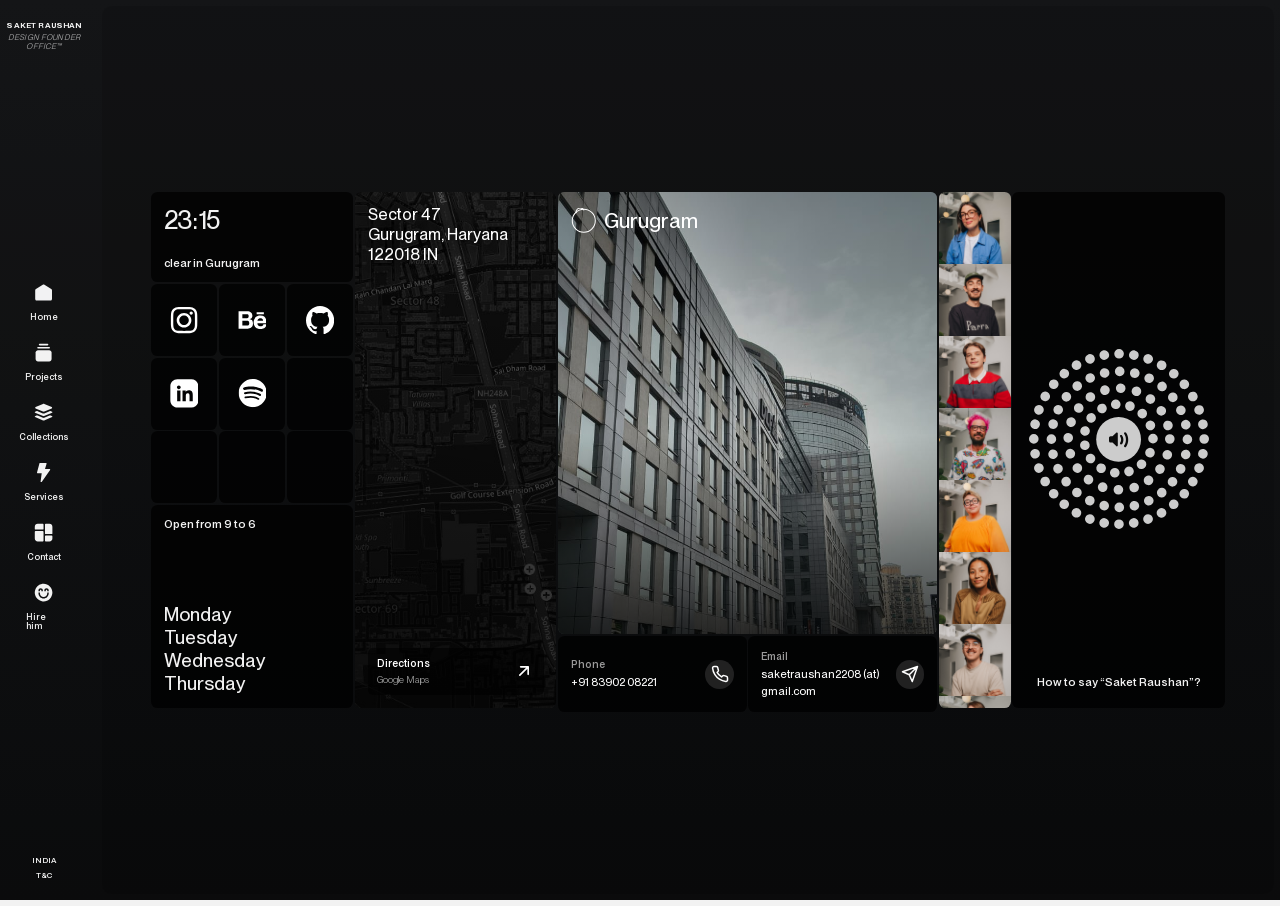
<file: contact.html>
<!doctype html>
<html lang="en">
<head>
	<meta charset="utf-8" />
	<meta name="viewport" content="width=device-width,initial-scale=1.0,viewport-fit=cover,maximum-scale=1" />
	<title>Contact — Saket Raushan</title>
	<link rel="stylesheet" href="css/style.css" />
</head>
<body data-home="false" data-intro-done="true" data-theme="light" class="has-scrolled svc-page contact-page">

	<div class="svc-bg"></div>
	<div class="svc-hero-bg"></div>
	<div class="svc-shell">

	<!-- ===== SIDEBAR / BOTTOM NAV (identical to services.html / chialove.html) ===== -->
	<header class="nav">
		<a class="nav-top" href="index.html" aria-label="Home">
			<span class="nav-top-name">SAKET RAUSHAN</span>
			<span class="nav-top-tagline">DESIGN FOUNDER OFFICE™</span>
		</a>

		<nav class="nav-items">
			<a class="nav-item" href="index.html">
				<span class="nav-icon"><span class="nav-icon-bg"></span>
					<svg width="24" height="24" viewBox="0 0 24 24" fill="none" xmlns="http://www.w3.org/2000/svg">
						<path d="M1.5 9.11411C1.5 8.42148 1.85837 7.77815 2.44729 7.41358L10.9473 2.15168C11.5923 1.75238 12.4077 1.75238 13.0527 2.15168L21.5527 7.41358C22.1416 7.77815 22.5 8.42148 22.5 9.11411V20C22.5 21.1046 21.6046 22 20.5 22H3.5C2.39543 22 1.5 21.1046 1.5 20V9.11411Z" fill="currentColor"/>
					</svg>
				</span>
				<span class="nav-label">Home</span>
			</a>
			<button class="nav-item" id="navProjects" type="button" aria-expanded="false" aria-controls="projectsPanel">
				<span class="nav-icon"><span class="nav-icon-bg"></span>
					<svg width="24" height="24" viewBox="0 0 24 24" fill="none" xmlns="http://www.w3.org/2000/svg">
						<path d="M2 12C2 10.3431 3.34315 9 5 9H19C20.6569 9 22 10.3431 22 12V20C22 21.6569 20.6569 23 19 23H5C3.34315 23 2 21.6569 2 20V12Z" fill="currentColor"/>
						<path d="M4 6C4 5.44772 4.44772 5 5 5H19C19.5523 5 20 5.44772 20 6C20 6.55228 19.5523 7 19 7H5C4.44772 7 4 6.55228 4 6Z" fill="currentColor"/>
						<path d="M6 2C6 1.44772 6.44772 1 7 1H17C17.5523 1 18 1.44772 18 2C18 2.55228 17.5523 3 17 3H7C6.44772 3 6 2.55228 6 2Z" fill="currentColor"/>
					</svg>
				</span>
				<span class="nav-label">Projects</span>
			</button>
			<a class="nav-item" href="index.html#collections">
				<span class="nav-icon"><span class="nav-icon-bg"></span>
					<svg width="24" height="24" viewBox="0 0 24 24" fill="none" xmlns="http://www.w3.org/2000/svg">
						<path d="M4.54433 15.7603C4.03858 15.5464 3.46536 15.5464 2.95962 15.7603L1.34204 16.4443C0.885985 16.6371 0.885986 17.441 1.34204 17.6339L11.3523 21.8668C11.7723 22.0444 12.2277 22.0444 12.6477 21.8668L22.658 17.6339C23.114 17.441 23.114 16.6371 22.658 16.4443L21.0409 15.7605C20.5351 15.5466 19.9619 15.5466 19.4562 15.7605L12.8859 18.5388C12.3117 18.7816 11.6892 18.7816 11.115 18.5388L4.54433 15.7603Z" fill="currentColor"/>
						<path d="M4.54425 10.206C4.0385 9.99211 3.46528 9.99211 2.95954 10.206L1.34204 10.8899C0.885985 11.0828 0.885986 11.8867 1.34204 12.0795L11.3523 16.3124C11.7723 16.4901 12.2277 16.4901 12.6477 16.3124L22.658 12.0795C23.114 11.8867 23.114 11.0828 22.658 10.8899L21.0408 10.2061C20.535 9.99225 19.9618 9.99225 19.4561 10.2061L12.8858 12.9844C12.3116 13.2272 11.6891 13.2272 11.1149 12.9844L4.54425 10.206Z" fill="currentColor"/>
						<path d="M11.1822 1.18588C11.7585 0.938041 12.3833 0.938041 12.9597 1.18588L22.1635 5.14361C22.7893 5.41269 22.7893 6.53431 22.1635 6.80339L12.9597 10.7611C12.3833 11.009 11.7585 11.009 11.1822 10.7611L1.9783 6.80339C1.35255 6.53431 1.35255 5.41269 1.9783 5.14361L11.1822 1.18588Z" fill="currentColor"/>
					</svg>
				</span>
				<span class="nav-label">Collections</span>
			</a>
			<a class="nav-item" href="services.html">
				<span class="nav-icon"><span class="nav-icon-bg"></span>
					<svg width="24" height="24" viewBox="0 0 24 24" fill="none" xmlns="http://www.w3.org/2000/svg">
						<path d="M19.4998 7.5H13.7578L15.7183 0.96525C15.7866 0.738 15.7431 0.49275 15.6013 0.30225C15.4603 0.11175 15.2368 0 14.9998 0H7.49981C7.16006 0 6.86231 0.22875 6.77531 0.5565L3.77531 11.8065C3.71531 12.0315 3.76331 12.2722 3.90506 12.4567C4.04681 12.6412 4.26656 12.75 4.49981 12.75H9.64331L8.25656 23.151C8.21081 23.4938 8.40506 23.823 8.72756 23.949C8.81606 23.9835 8.90831 24 8.99981 24C9.23906 24 9.47081 23.8852 9.61481 23.6797L20.1148 8.67975C20.2753 8.451 20.2948 8.15175 20.1658 7.9035C20.0361 7.656 19.7796 7.5 19.4998 7.5Z" fill="currentColor"/>
					</svg>
				</span>
				<span class="nav-label">Services</span>
			</a>
			<a class="nav-item is-active" href="contact.html" aria-current="page">
				<span class="nav-icon"><span class="nav-icon-bg"></span>
					<svg width="24" height="24" viewBox="0 0 24 24" fill="none" xmlns="http://www.w3.org/2000/svg">
						<path fill-rule="evenodd" clip-rule="evenodd" d="M4.63636 1C2.62805 1 1 2.62805 1 4.63636V7.36364C1 7.86573 1.407 8.27273 1.90909 8.27273H11C11.5021 8.27273 11.9091 7.86573 11.9091 7.36364V1.90909C11.9091 1.407 11.5021 1 11 1H4.63636ZM14.6364 1C14.1343 1 13.7273 1.407 13.7273 1.90909V13C13.7273 13.5021 14.1343 13.9091 14.6364 13.9091H22.0909C22.593 13.9091 23 13.5021 23 13V4.63636C23 2.62805 21.372 1 19.3636 1H14.6364ZM13.7273 16.6364C13.7273 16.1343 14.1343 15.7273 14.6364 15.7273H22.0909C22.593 15.7273 23 16.1343 23 16.6364V19.3636C23 21.372 21.372 23 19.3636 23H14.6364C14.1343 23 13.7273 22.593 13.7273 22.0909V16.6364ZM1.90909 10.0909C1.407 10.0909 1 10.4979 1 11V19.3636C1 21.372 2.62805 23 4.63636 23H11C11.5021 23 11.9091 22.593 11.9091 22.0909V11C11.9091 10.4979 11.5021 10.0909 11 10.0909H1.90909Z" fill="currentColor"/>
					</svg>
				</span>
				<span class="nav-label">Contact</span>
			</a>
			<a class="nav-item" href="hire.html">
				<span class="nav-icon"><span class="nav-icon-bg"></span>
					<svg width="24" height="24" viewBox="0 0 24 24" fill="none" xmlns="http://www.w3.org/2000/svg">
						<path d="M12 1C9.82441 1 7.69767 1.64514 5.88873 2.85383C4.07979 4.06253 2.66989 5.78049 1.83733 7.79048C1.00477 9.80047 0.786929 12.0122 1.21137 14.146C1.6358 16.2798 2.68345 18.2398 4.22183 19.7782C5.76021 21.3165 7.72022 22.3642 9.85401 22.7886C11.9878 23.2131 14.1995 22.9952 16.2095 22.1627C18.2195 21.3301 19.9375 19.9202 21.1462 18.1113C22.3549 16.3023 23 14.1756 23 12C23 9.08262 21.8411 6.28472 19.7782 4.22182C17.7153 2.15892 14.9174 1 12 1ZM5.58334 9.25C5.58334 8.52065 5.87307 7.82118 6.38879 7.30546C6.90452 6.78973 7.60399 6.5 8.33334 6.5C9.06268 6.5 9.76216 6.78973 10.2779 7.30546C10.7936 7.82118 11.0833 8.52065 11.0833 9.25V10.1667H9.25V9.25C9.25 9.00688 9.15343 8.77373 8.98152 8.60182C8.80961 8.42991 8.57645 8.33333 8.33334 8.33333C8.09022 8.33333 7.85706 8.42991 7.68516 8.60182C7.51325 8.77373 7.41667 9.00688 7.41667 9.25V10.1667H5.58334V9.25ZM18.4167 12.9167C18.4167 14.6185 17.7406 16.2506 16.5373 17.4539C15.3339 18.6573 13.7018 19.3333 12 19.3333C10.2982 19.3333 8.66609 18.6573 7.46273 17.4539C6.25938 16.2506 5.58334 14.6185 5.58334 12.9167V12H7.41667V12.9167C7.41667 14.1322 7.89956 15.298 8.7591 16.1576C9.61864 17.0171 10.7844 17.5 12 17.5C13.2156 17.5 14.3814 17.0171 15.2409 16.1576C16.1004 15.298 16.5833 14.1322 16.5833 12.9167V12H18.4167V12.9167ZM18.4167 10.1667H16.5833V9.25C16.5833 9.00688 16.4868 8.77373 16.3148 8.60182C16.1429 8.42991 15.9098 8.33333 15.6667 8.33333C15.4236 8.33333 15.1904 8.42991 15.0185 8.60182C14.8466 8.77373 14.75 9.00688 14.75 9.25V10.1667H12.9167V9.25C12.9167 8.52065 13.2064 7.82118 13.7221 7.30546C14.2379 6.78973 14.9373 6.5 15.6667 6.5C16.396 6.5 17.0955 6.78973 17.6112 7.30546C18.1269 7.82118 18.4167 8.52065 18.4167 9.25V10.1667Z" fill="currentColor"/>
					</svg>
				</span>
				<span class="nav-label">Hire him</span>
			</a>
		</nav>

		<div class="nav-foot">
			<a href="#" class="lang">India</a>
			<a href="#" class="terms">T&amp;C</a>
		</div>
	</header>

	<!-- ===== PROJECTS PANEL (shared, identical to other pages) ===== -->
	<div class="projects-panel" id="projectsPanel" aria-hidden="true">
		<div class="projects-panel-bg"></div>
		<div class="projects-panel-inner">
			<div class="projects-panel-head">
				<button class="projects-panel-close" id="projectsPanelClose" type="button" aria-label="Close">
					<svg width="16" height="16" viewBox="0 0 16 16" fill="none"><path fill-rule="evenodd" clip-rule="evenodd" d="M5.52794 12.4715C5.26759 12.2111 5.26759 11.789 5.52794 11.5287L9.05654 8.00008L5.52794 4.47149C5.26759 4.21114 5.26759 3.78903 5.52794 3.52868C5.78829 3.26833 6.2104 3.26833 6.47075 3.52868L10.4708 7.52868C10.7311 7.78903 10.7311 8.21114 10.4708 8.47149L6.47075 12.4715C6.2104 12.7319 5.78829 12.7319 5.52794 12.4715Z" fill="currentColor" transform="rotate(180 8 8)"/></svg>
				</button>
				<h2>Projects</h2>
				<a href="projects.html" class="projects-panel-all">
					All
					<svg width="16" height="16" viewBox="0 0 16 16" fill="none"><path fill-rule="evenodd" clip-rule="evenodd" d="M7.52925 2.86195C7.2689 3.1223 7.2689 3.54441 7.52925 3.80476L11.0578 7.33335H3.33398C2.96579 7.33335 2.66732 7.63183 2.66732 8.00002C2.66732 8.36821 2.96579 8.66669 3.33398 8.66669H11.0578L7.52925 12.1953C7.2689 12.4556 7.2689 12.8777 7.52925 13.1381C7.7896 13.3984 8.21171 13.3984 8.47206 13.1381L13.1387 8.47142C13.3991 8.21108 13.3991 7.78896 13.1387 7.52862L8.47206 2.86195C8.21171 2.6016 7.7896 2.6016 7.52925 2.86195Z" fill="currentColor"/></svg>
				</a>
			</div>
			<div class="projects-panel-scroll">
				<div class="projects-panel-tabs">
					<button class="projects-panel-tab is-active" type="button" data-filter="Branding">Branding</button>
					<button class="projects-panel-tab" type="button" data-filter="Web">Design</button>
					<button class="projects-panel-tab" type="button" data-filter="Content">Development</button>
				</div>
				<div class="projects-panel-grid">
				<a href="projects/chialove.html" class="projects-panel-card" data-tabs="Branding Web Content">
					<div class="projects-panel-card-img"><img src="assets/images/proj-chialove.jpg" alt=""></div>
					<div class="projects-panel-card-meta">
						<img src="assets/images/logo-chialove.svg" alt="">
						<div class="projects-panel-card-text"><div class="projects-panel-card-title">Chialove</div><div class="projects-panel-card-cat">Food &amp; Drink</div></div>
					</div>
				</a>
			</div>
			</div>
		</div>
	</div>

	<main class="svc-main contact-main">
		<div class="contact-bg">
			<video class="contact-bg-video" autoplay muted loop playsinline preload="auto" src="assets/video/contact/bg.mp4"></video>
			<div class="contact-bg-overlay"></div>
		</div>

		<div class="contact-grid">
			<div class="contact-widget contact-clock">
				<div class="contact-clock-time"><span id="contactHour">--</span><span class="contact-blink">:</span><span id="contactMinute">--</span></div>
				<div class="contact-clock-weather" id="contactWeather">clear in Gurugram</div>
			</div>

			<div class="contact-social">
				<a class="contact-social-icon" href="https://www.instagram.com/" target="_blank" rel="noopener noreferrer" aria-label="Instagram">
					<svg viewBox="0 0 42 42" fill="none" xmlns="http://www.w3.org/2000/svg"><path d="M20.5616 4.75823C25.7081 4.75823 26.3177 4.77751 28.3501 4.87027C30.5438 4.97027 32.5798 5.40999 34.1459 6.97612C35.7121 8.54225 36.1518 10.5782 36.2518 12.772C36.3446 14.8044 36.3638 15.414 36.3638 20.5605C36.3638 25.7071 36.3446 26.3167 36.2518 28.349C36.1518 30.5428 35.7121 32.5788 34.1459 34.1449C32.5798 35.711 30.5438 36.1508 28.3501 36.2508C26.3177 36.3435 25.7081 36.3628 20.5616 36.3628C15.415 36.3628 14.8054 36.3435 12.7731 36.2508C10.5793 36.1508 8.54329 35.711 6.97716 34.1449C5.41102 32.5788 4.9713 30.5428 4.87131 28.349C4.77855 26.3167 4.75927 25.7071 4.75927 20.5605C4.75927 15.414 4.77855 14.8044 4.87131 12.772C4.9713 10.5782 5.41102 8.54225 6.97716 6.97612C8.54329 5.40999 10.5793 4.97027 12.7731 4.87027C14.8054 4.77751 15.415 4.75823 20.5616 4.75823ZM20.5616 1.28503C15.3271 1.28503 14.6705 1.30672 12.614 1.40069C9.48177 1.54405 6.73019 2.31145 4.52074 4.5197C2.31249 6.72795 1.54509 9.47952 1.40172 12.613C1.30776 14.6694 1.28607 15.326 1.28607 20.5605C1.28607 25.795 1.30776 26.4516 1.40172 28.508C1.54509 31.6403 2.31249 34.3919 4.52074 36.6013C6.72899 38.8096 9.48056 39.577 12.614 39.7203C14.6705 39.8143 15.3271 39.836 20.5616 39.836C25.796 39.836 26.4526 39.8143 28.5091 39.7203C31.6413 39.577 34.3929 38.8096 36.6024 36.6013C38.8106 34.3931 39.578 31.6415 39.7214 28.508C39.8153 26.4516 39.837 25.795 39.837 20.5605C39.837 15.326 39.8153 14.6694 39.7214 12.613C39.578 9.48073 38.8106 6.72915 36.6024 4.5197C34.3941 2.31145 31.6425 1.54405 28.5091 1.40069C26.4526 1.30672 25.796 1.28503 20.5616 1.28503Z" fill="currentColor"/><path d="M20.4792 10.0933C14.5645 10.0933 9.77063 14.8884 9.77063 20.8019C9.77063 26.7166 14.5658 31.5105 20.4792 31.5105C26.3927 31.5105 31.1878 26.7153 31.1878 20.8019C31.1878 14.8871 26.394 10.0933 20.4792 10.0933ZM20.4792 27.7528C16.6395 27.7528 13.5283 24.6403 13.5283 20.8019C13.5283 16.9621 16.6408 13.8509 20.4792 13.8509C24.319 13.8509 27.4302 16.9634 27.4302 20.8019C27.4302 24.6416 24.319 27.7528 20.4792 27.7528Z" fill="currentColor"/><path d="M30.8962 12.6698C32.1974 12.6698 33.2521 11.615 33.2521 10.3139C33.2521 9.01278 32.1974 7.95801 30.8962 7.95801C29.5951 7.95801 28.5403 9.01278 28.5403 10.3139C28.5403 11.615 29.5951 12.6698 30.8962 12.6698Z" fill="currentColor"/></svg>
				</a>
				<a class="contact-social-icon" href="https://www.behance.net/" target="_blank" rel="noopener noreferrer" aria-label="Behance">
					<svg viewBox="0 0 42 42" fill="none" xmlns="http://www.w3.org/2000/svg"><g clip-path="url(#cbe)"><path d="M17.0955 19.1821C17.0955 19.1821 20.9868 18.893 20.9868 14.3297C20.9868 9.76619 17.803 7.53918 13.7702 7.53918H6.34715H6.12907H0.5V33.0416H6.12907H6.34715H13.7702C13.7702 33.0416 21.8712 33.297 21.8712 25.5144C21.8712 25.5144 22.2249 19.1821 17.0955 19.1821ZM6.34715 12.0717H12.815H13.7702C13.7702 12.0717 15.5743 12.0717 15.5743 14.7248C15.5743 17.378 14.513 17.7627 13.3103 17.7627H6.34715V12.0717ZM13.4281 28.5091H6.34715V21.6938H13.7702C13.7702 21.6938 16.4587 21.6585 16.4587 25.1959C16.4587 28.1454 14.4922 28.4795 13.4281 28.5091Z" fill="currentColor"/><path d="M32.6756 14.0275C22.8686 14.0275 22.8774 23.8257 22.8774 23.8257C22.8774 23.8257 22.2044 33.5745 32.6759 33.5745C32.6759 33.5745 41.4022 34.0729 41.4022 26.7928H36.9143C36.9143 26.7928 37.0638 29.535 32.8254 29.535C32.8254 29.535 28.3374 29.8352 28.3374 25.0976H41.5518C41.5518 25.0976 42.9975 14.0275 32.6756 14.0275ZM36.6647 21.6938H28.2874C28.2874 21.6938 28.8359 17.7627 32.7753 17.7627C36.7148 17.7627 36.6647 21.6938 36.6647 21.6938Z" fill="currentColor"/><path d="M37.7108 9.04132H27.1894V12.1825H37.7108V9.04132Z" fill="currentColor"/></g><defs><clipPath id="cbe"><rect width="41.121" height="41.121" fill="white" transform="translate(0.5)"/></clipPath></defs></svg>
				</a>
				<a class="contact-social-icon" href="https://github.com/" target="_blank" rel="noopener noreferrer" aria-label="GitHub">
					<svg viewBox="0 0 42 42" fill="none" xmlns="http://www.w3.org/2000/svg"><g clip-path="url(#cgh)"><path fill-rule="evenodd" clip-rule="evenodd" d="M20.5577 -6.10352e-05C9.20553 -6.10352e-05 -0.000915527 9.43808 -0.000915527 21.0814C-0.000915527 30.3953 5.88974 38.296 14.0599 41.0836C15.0886 41.2777 15.4635 40.6268 15.4635 40.0677C15.4635 39.5669 15.4458 38.2417 15.4357 36.4829C9.71672 37.7564 8.51006 33.6565 8.51006 33.6565C7.57477 31.221 6.22675 30.5726 6.22675 30.5726C4.35997 29.2655 6.36811 29.2914 6.36811 29.2914C8.4318 29.4403 9.51729 31.4643 9.51729 31.4643C11.3513 34.6854 14.33 33.7549 15.5014 33.2152C15.6882 31.8538 16.2195 30.9246 16.8065 30.3979C12.2411 29.866 7.44098 28.0568 7.44098 19.9788C7.44098 17.6778 8.24247 15.7949 9.55768 14.3221C9.34563 13.789 8.64006 11.6446 9.75963 8.74313C9.75963 8.74313 11.485 8.17629 15.413 10.9043C17.0526 10.4359 18.8121 10.2029 20.5602 10.1939C22.3071 10.2029 24.0653 10.4359 25.7075 10.9043C29.6329 8.17629 31.3558 8.74313 31.3558 8.74313C32.4779 11.6446 31.7723 13.789 31.5615 14.3221C32.8792 15.7949 33.6744 17.6778 33.6744 19.9788C33.6744 28.0775 28.8667 29.8596 24.2875 30.3811C25.0246 31.032 25.6822 32.3184 25.6822 34.2842C25.6822 37.1028 25.657 39.3766 25.657 40.0677C25.657 40.6319 26.028 41.2881 27.0706 41.0823C35.2345 38.2883 41.1201 30.3927 41.1201 21.0814C41.1201 9.43808 31.9137 -6.10352e-05 20.5577 -6.10352e-05Z" fill="currentColor"/></g><defs><clipPath id="cgh"><rect width="41.121" height="41.121" fill="white"/></clipPath></defs></svg>
				</a>
				<a class="contact-social-icon" href="https://www.linkedin.com/" target="_blank" rel="noopener noreferrer" aria-label="LinkedIn">
					<svg viewBox="0 0 41 40" fill="none" xmlns="http://www.w3.org/2000/svg"><path fill-rule="evenodd" clip-rule="evenodd" d="M10.5 0C4.97715 0 0.5 4.47715 0.5 10V30C0.5 35.5228 4.97715 40 10.5 40H30.5C36.0228 40 40.5 35.5228 40.5 30V10C40.5 4.47715 36.0228 0 30.5 0H10.5ZM10.184 31.1493H14.868V16.0416H10.184V31.1493ZM9.85415 11.2916C9.85415 12.809 11.0416 13.9965 12.559 13.9965C14.0764 13.9965 15.2639 12.743 15.2639 11.2916C15.2639 9.77428 14.0764 8.58678 12.559 8.58678C11.0416 8.58678 9.85415 9.77428 9.85415 11.2916ZM27.7986 31.1493H32.4166V22.8368C32.4166 18.7465 31.559 15.6458 26.809 15.6458C24.566 15.6458 22.9826 16.8993 22.3889 18.0868H22.3229V16.0416H17.8368V31.1493H22.5208V23.6944C22.5208 21.7153 22.9166 19.8021 25.3576 19.8021C27.7986 19.8021 27.7986 22.0451 27.7986 23.8264V31.1493Z" fill="currentColor"/></svg>
				</a>
				<a class="contact-social-icon" href="https://open.spotify.com/" target="_blank" rel="noopener noreferrer" aria-label="Spotify">
					<svg viewBox="0 0 42 42" fill="none" xmlns="http://www.w3.org/2000/svg"><g clip-path="url(#csp)"><path d="M21.4395 0C10.1312 0 0.878967 9.25223 0.878967 20.5605C0.878967 31.8688 10.1312 41.121 21.4395 41.121C32.7478 41.121 42 31.8688 42 20.5605C42 9.25223 32.8334 0 21.4395 0ZM30.863 29.7271C30.4347 30.3268 29.7493 30.5838 29.1497 30.1554C24.3522 27.157 18.2697 26.5573 11.0736 28.185C10.3882 28.3564 9.70285 27.8424 9.53151 27.2427C9.36018 26.5573 9.87419 25.872 10.4739 25.7006C18.2697 23.9873 25.0376 24.6726 30.4347 27.928C31.12 28.2707 31.2057 29.1274 30.863 29.7271ZM33.3474 24.0729C32.8334 24.7583 31.8911 25.101 31.2057 24.5869C25.6372 21.1602 17.2417 20.1322 10.7309 22.1882C9.87419 22.3596 9.0175 22.0169 8.7605 21.1602C8.58916 20.3035 8.93183 19.4468 9.78852 19.1898C17.3274 16.9624 26.5796 18.0761 32.9191 21.9312C33.6044 22.2739 33.8615 23.3019 33.3474 24.0729ZM33.6044 18.3331C27.0079 14.3924 16.0423 14.0497 9.78852 15.9344C8.7605 16.2771 7.73247 15.5917 7.38979 14.735C7.04712 13.707 7.6468 12.679 8.58916 12.3363C15.871 10.1946 27.9503 10.6229 35.4892 15.0777C36.4315 15.5917 36.6885 16.7911 36.1745 17.7334C35.7462 18.5045 34.4611 18.8471 33.6044 18.3331Z" fill="currentColor"/></g><defs><clipPath id="csp"><rect width="41.121" height="41.121" fill="white" transform="translate(0.878967)"/></clipPath></defs></svg>
				</a>
				<div class="contact-social-icon contact-social-icon--empty" aria-hidden="true"></div>
				<div class="contact-social-icon contact-social-icon--empty" aria-hidden="true"></div>
				<div class="contact-social-icon contact-social-icon--empty" aria-hidden="true"></div>
				<div class="contact-social-icon contact-social-icon--empty" aria-hidden="true"></div>
			</div>

			<div class="contact-widget contact-hours">
				<div class="contact-hours-head">Open from 9 to 6</div>
				<div class="contact-hours-days">
					<div>Monday</div>
					<div>Tuesday</div>
					<div>Wednesday</div>
					<div>Thursday</div>
				</div>
			</div>

			<div class="contact-map">
				<div class="contact-map-bg"></div>
				<div class="contact-map-info">
					<address class="contact-map-address">
						<div>Sector 47</div>
						<div>Gurugram, Haryana</div>
						<div>122018 IN</div>
					</address>
					<a class="contact-map-directions" href="https://www.google.com/maps/search/?api=1&amp;query=Sector+47+Gurugram+Haryana+122018" target="_blank" rel="noopener noreferrer">
						<span>Directions<br><span class="contact-map-sub">Google Maps</span></span>
						<svg width="20" height="20" viewBox="0 0 24 24" fill="none"><path d="M7 17L17 7M17 7H8M17 7V16" stroke="currentColor" stroke-width="2" stroke-linecap="round" stroke-linejoin="round"/></svg>
					</a>
				</div>
			</div>

			<div class="contact-location">
				<div class="contact-location-bg"></div>
				<div class="contact-location-info">
					<div class="contact-location-label">
						<svg width="32" height="32" viewBox="0 0 40 40" fill="none"><path d="M20.025 3.11611C19.4231 2.18746 18.6047 1.4194 17.6401 0.878249C16.6756 0.337096 15.594 0.0390955 14.4888 0.00999068C13.6188 0.00584782 12.7567 0.175877 11.9531 0.510068C11.1497 0.844258 10.421 1.33587 9.81 1.95603C9.19895 2.57618 8.71791 3.31238 8.39514 4.12134C8.07229 4.93029 7.91419 5.79572 7.93019 6.66667C9.85415 6.66667 7.51931 6.66667 7.93019 6.66667" stroke="currentColor" stroke-width="1.6" fill="none" stroke-linecap="round" stroke-linejoin="round"/><circle cx="20" cy="20" r="18" stroke="currentColor" stroke-width="1.6" fill="none"/></svg>
						<span>Gurugram</span>
					</div>
				</div>
			</div>

			<div class="contact-reach">
				<a class="contact-reach-card" href="tel:+918390208221">
					<div><div class="contact-reach-label">Phone</div><div class="contact-reach-value">+91 83902 08221</div></div>
					<span class="contact-reach-icon"><svg width="18" height="18" viewBox="0 0 24 24" fill="none"><path d="M22 16.92v3a2 2 0 0 1-2.18 2 19.79 19.79 0 0 1-8.63-3.07 19.5 19.5 0 0 1-6-6 19.79 19.79 0 0 1-3.07-8.67A2 2 0 0 1 4.11 2h3a2 2 0 0 1 2 1.72c.127.96.361 1.903.7 2.81a2 2 0 0 1-.45 2.11L8.09 9.91a16 16 0 0 0 6 6l1.27-1.27a2 2 0 0 1 2.11-.45c.907.339 1.85.573 2.81.7A2 2 0 0 1 22 16.92z" stroke="currentColor" stroke-width="2" stroke-linecap="round" stroke-linejoin="round"/></svg></span>
				</a>
				<a class="contact-reach-card" href="mailto:saketraushan2208@gmail.com">
					<div><div class="contact-reach-label">Email</div><div class="contact-reach-value">saketraushan2208 (at)<br>gmail.com</div></div>
					<span class="contact-reach-icon"><svg width="18" height="18" viewBox="0 0 24 24" fill="none"><path d="M22 2L11 13M22 2l-7 20-4-9-9-4 20-7z" stroke="currentColor" stroke-width="2" stroke-linecap="round" stroke-linejoin="round"/></svg></span>
				</a>
			</div>

			<div class="contact-team">
				<div class="contact-team-track" id="contactTeamTrack">
					<img src="assets/images/chialove-credits/anne-sylvestre.jpg" alt="">
					<img src="assets/images/chialove-credits/thomas-bertrand.jpg" alt="">
					<img src="assets/images/chialove-credits/fred-eric-auger.jpg" alt="">
					<img src="assets/images/chialove-credits/nicolas-brassard-ferron.jpg" alt="">
					<img src="assets/images/chialove-credits/stephanie-forget.jpg" alt="">
					<img src="assets/images/chialove-credits/camille-blackburn.jpg" alt="">
					<img src="assets/images/chialove-credits/alexis-charette.jpg" alt="">
					<img src="assets/images/chialove-credits/gabrielle-normand-viau.jpg" alt="">
					<!-- duplicated for a seamless loop -->
					<img src="assets/images/chialove-credits/anne-sylvestre.jpg" alt="" aria-hidden="true">
					<img src="assets/images/chialove-credits/thomas-bertrand.jpg" alt="" aria-hidden="true">
					<img src="assets/images/chialove-credits/fred-eric-auger.jpg" alt="" aria-hidden="true">
					<img src="assets/images/chialove-credits/nicolas-brassard-ferron.jpg" alt="" aria-hidden="true">
					<img src="assets/images/chialove-credits/stephanie-forget.jpg" alt="" aria-hidden="true">
					<img src="assets/images/chialove-credits/camille-blackburn.jpg" alt="" aria-hidden="true">
					<img src="assets/images/chialove-credits/alexis-charette.jpg" alt="" aria-hidden="true">
					<img src="assets/images/chialove-credits/gabrielle-normand-viau.jpg" alt="" aria-hidden="true">
				</div>
			</div>

			<div class="contact-widget contact-sound">
				<button class="contact-sound-btn" id="contactSoundBtn" type="button" aria-label="Play pronunciation">
					<svg viewBox="0 0 225 225" fill="none" xmlns="http://www.w3.org/2000/svg">
						<circle cx="112.5" cy="112.5" r="106.5" stroke="white" stroke-opacity="0.8" stroke-width="12" stroke-linecap="round" stroke-dasharray="0.06 18.5"/>
						<circle cx="113" cy="113" r="85" stroke="white" stroke-opacity="0.8" stroke-width="12" stroke-linecap="round" stroke-dasharray="0.06 19"/>
						<circle cx="112.5" cy="112.5" r="63.5" stroke="white" stroke-opacity="0.8" stroke-width="12" stroke-linecap="round" stroke-dasharray="0.06 20"/>
						<circle cx="112" cy="112" r="43" stroke="white" stroke-opacity="0.8" stroke-width="12" stroke-linecap="round" stroke-dasharray="0.06 18"/>
						<rect x="84" y="85" width="56" height="56" rx="28" fill="white" fill-opacity="0.8"/>
						<path fill-rule="evenodd" clip-rule="evenodd" d="M121.395 104.66C120.93 103.974 120.09 103.803 119.41 104.24C119.054 104.468 118.842 104.809 118.791 105.194C118.741 105.575 118.851 105.981 119.099 106.349L119.1 106.35C120.412 108.264 121.166 110.762 121.166 113.378C121.166 115.98 120.388 118.48 119.098 120.409L119.097 120.411C118.857 120.777 118.748 121.181 118.796 121.561C118.845 121.946 119.053 122.288 119.41 122.516L119.413 122.518C120.087 122.938 120.928 122.787 121.395 122.096C123.072 119.74 124.026 116.6 124.026 113.378C124.026 110.157 123.072 106.992 121.395 104.66Z" fill="black" fill-opacity="0.95"/>
						<path d="M116.345 107.972C117.384 109.388 117.999 111.349 117.999 113.378C117.999 115.406 117.385 117.38 116.345 118.772C115.888 119.437 115.035 119.572 114.4 119.163L114.393 119.159C114.04 118.916 113.817 118.574 113.763 118.177C113.709 117.784 113.824 117.365 114.088 116.969L114.09 116.966C114.75 116.007 115.139 114.726 115.139 113.378C115.139 112.015 114.761 110.737 114.092 109.794L114.089 109.79C113.824 109.398 113.709 108.979 113.763 108.586C113.817 108.19 114.039 107.847 114.395 107.609C115.036 107.168 115.891 107.323 116.345 107.972Z" fill="black" fill-opacity="0.95"/>
						<path d="M104.4 117H102C100.895 117 100 116.105 100 115V111C100 109.895 100.895 109 102 109H104.4L109.327 104.521C109.97 103.937 111 104.392 111 105.261V120.739C111 121.608 109.97 122.063 109.327 121.479L104.4 117Z" fill="black" fill-opacity="0.95"/>
					</svg>
				</button>
				<div class="contact-sound-label">How to say &ldquo;Saket Raushan&rdquo;?</div>
			</div>
		</div>
	</main>

	</div><!-- /.svc-shell -->

	<script src="js/main.js"></script>
	<script>
	if (location.hostname === 'localhost' || location.hostname === '127.0.0.1') {
		const watched = [location.pathname, 'css/style.css', 'js/main.js'];
		const lastModified = {};
		setInterval(async () => {
			for (const url of watched) {
				try {
					const res = await fetch(url, { method: 'HEAD', cache: 'no-store' });
					const lm = res.headers.get('last-modified');
					if (lm) {
						if (lastModified[url] && lastModified[url] !== lm) { location.reload(); return; }
						lastModified[url] = lm;
					}
				} catch (e) {}
			}
		}, 1000);
	}
	</script>
</body>
</html>
</file>
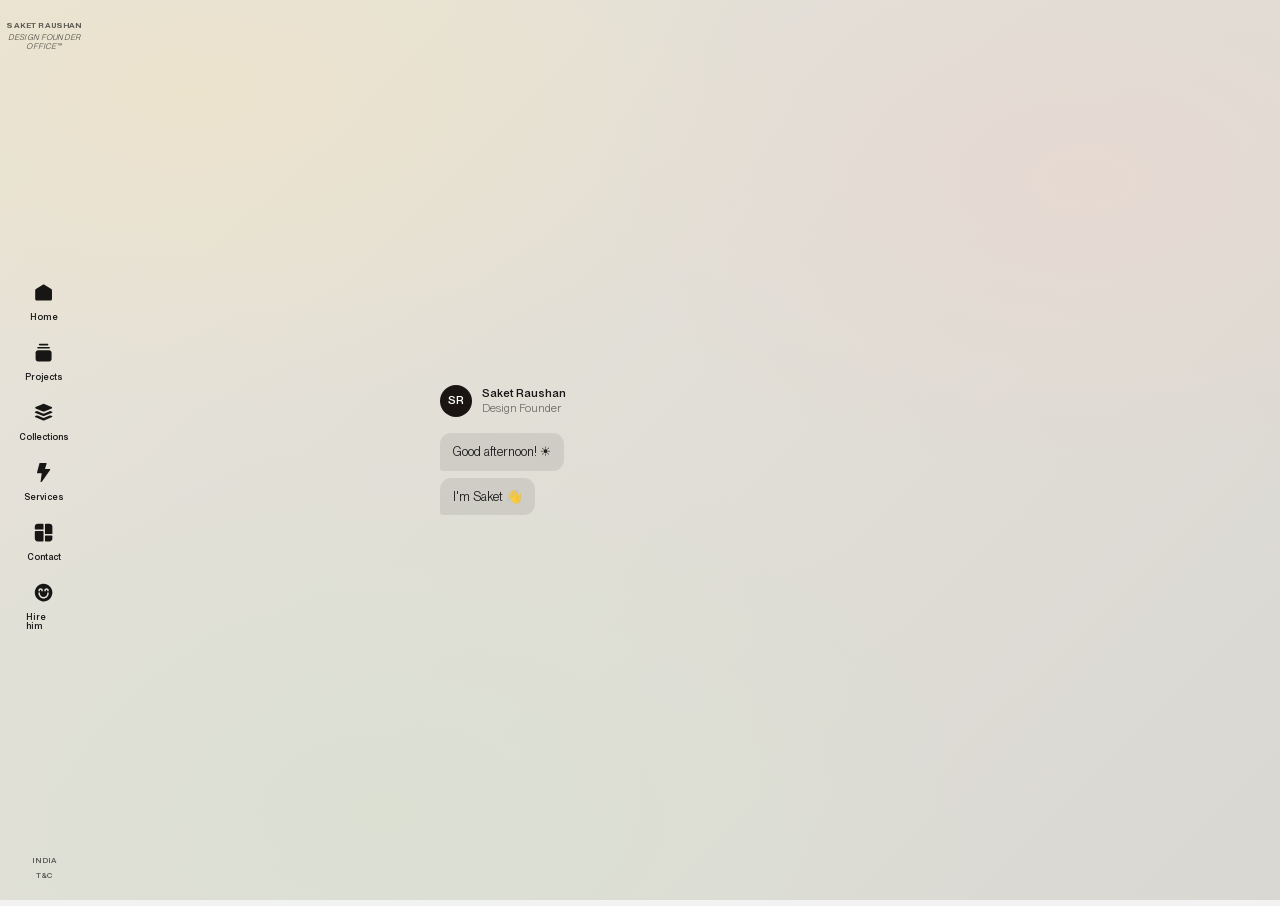
<file: hire.html>
<!doctype html>
<html lang="en">
<head>
	<meta charset="utf-8" />
	<meta name="viewport" content="width=device-width,initial-scale=1.0,viewport-fit=cover,maximum-scale=1" />
	<title>Hire Saket — Saket Raushan</title>
	<link rel="stylesheet" href="css/style.css" />
</head>
<body data-home="false" data-intro-done="true" data-theme="light" class="has-scrolled svc-page hire-page">

	<div class="hire-bg"></div>
	<div class="svc-shell">

	<!-- ===== SIDEBAR / BOTTOM NAV (identical to other pages) ===== -->
	<header class="nav">
		<a class="nav-top" href="index.html" aria-label="Home">
			<span class="nav-top-name">SAKET RAUSHAN</span>
			<span class="nav-top-tagline">DESIGN FOUNDER OFFICE™</span>
		</a>

		<nav class="nav-items">
			<a class="nav-item" href="index.html">
				<span class="nav-icon"><span class="nav-icon-bg"></span>
					<svg width="24" height="24" viewBox="0 0 24 24" fill="none" xmlns="http://www.w3.org/2000/svg">
						<path d="M1.5 9.11411C1.5 8.42148 1.85837 7.77815 2.44729 7.41358L10.9473 2.15168C11.5923 1.75238 12.4077 1.75238 13.0527 2.15168L21.5527 7.41358C22.1416 7.77815 22.5 8.42148 22.5 9.11411V20C22.5 21.1046 21.6046 22 20.5 22H3.5C2.39543 22 1.5 21.1046 1.5 20V9.11411Z" fill="currentColor"/>
					</svg>
				</span>
				<span class="nav-label">Home</span>
			</a>
			<button class="nav-item" id="navProjects" type="button" aria-expanded="false" aria-controls="projectsPanel">
				<span class="nav-icon"><span class="nav-icon-bg"></span>
					<svg width="24" height="24" viewBox="0 0 24 24" fill="none" xmlns="http://www.w3.org/2000/svg">
						<path d="M2 12C2 10.3431 3.34315 9 5 9H19C20.6569 9 22 10.3431 22 12V20C22 21.6569 20.6569 23 19 23H5C3.34315 23 2 21.6569 2 20V12Z" fill="currentColor"/>
						<path d="M4 6C4 5.44772 4.44772 5 5 5H19C19.5523 5 20 5.44772 20 6C20 6.55228 19.5523 7 19 7H5C4.44772 7 4 6.55228 4 6Z" fill="currentColor"/>
						<path d="M6 2C6 1.44772 6.44772 1 7 1H17C17.5523 1 18 1.44772 18 2C18 2.55228 17.5523 3 17 3H7C6.44772 3 6 2.55228 6 2Z" fill="currentColor"/>
					</svg>
				</span>
				<span class="nav-label">Projects</span>
			</button>
			<a class="nav-item" href="index.html#collections">
				<span class="nav-icon"><span class="nav-icon-bg"></span>
					<svg width="24" height="24" viewBox="0 0 24 24" fill="none" xmlns="http://www.w3.org/2000/svg">
						<path d="M4.54433 15.7603C4.03858 15.5464 3.46536 15.5464 2.95962 15.7603L1.34204 16.4443C0.885985 16.6371 0.885986 17.441 1.34204 17.6339L11.3523 21.8668C11.7723 22.0444 12.2277 22.0444 12.6477 21.8668L22.658 17.6339C23.114 17.441 23.114 16.6371 22.658 16.4443L21.0409 15.7605C20.5351 15.5466 19.9619 15.5466 19.4562 15.7605L12.8859 18.5388C12.3117 18.7816 11.6892 18.7816 11.115 18.5388L4.54433 15.7603Z" fill="currentColor"/>
						<path d="M4.54425 10.206C4.0385 9.99211 3.46528 9.99211 2.95954 10.206L1.34204 10.8899C0.885985 11.0828 0.885986 11.8867 1.34204 12.0795L11.3523 16.3124C11.7723 16.4901 12.2277 16.4901 12.6477 16.3124L22.658 12.0795C23.114 11.8867 23.114 11.0828 22.658 10.8899L21.0408 10.2061C20.535 9.99225 19.9618 9.99225 19.4561 10.2061L12.8858 12.9844C12.3116 13.2272 11.6891 13.2272 11.1149 12.9844L4.54425 10.206Z" fill="currentColor"/>
						<path d="M11.1822 1.18588C11.7585 0.938041 12.3833 0.938041 12.9597 1.18588L22.1635 5.14361C22.7893 5.41269 22.7893 6.53431 22.1635 6.80339L12.9597 10.7611C12.3833 11.009 11.7585 11.009 11.1822 10.7611L1.9783 6.80339C1.35255 6.53431 1.35255 5.41269 1.9783 5.14361L11.1822 1.18588Z" fill="currentColor"/>
					</svg>
				</span>
				<span class="nav-label">Collections</span>
			</a>
			<a class="nav-item" href="services.html">
				<span class="nav-icon"><span class="nav-icon-bg"></span>
					<svg width="24" height="24" viewBox="0 0 24 24" fill="none" xmlns="http://www.w3.org/2000/svg">
						<path d="M19.4998 7.5H13.7578L15.7183 0.96525C15.7866 0.738 15.7431 0.49275 15.6013 0.30225C15.4603 0.11175 15.2368 0 14.9998 0H7.49981C7.16006 0 6.86231 0.22875 6.77531 0.5565L3.77531 11.8065C3.71531 12.0315 3.76331 12.2722 3.90506 12.4567C4.04681 12.6412 4.26656 12.75 4.49981 12.75H9.64331L8.25656 23.151C8.21081 23.4938 8.40506 23.823 8.72756 23.949C8.81606 23.9835 8.90831 24 8.99981 24C9.23906 24 9.47081 23.8852 9.61481 23.6797L20.1148 8.67975C20.2753 8.451 20.2948 8.15175 20.1658 7.9035C20.0361 7.656 19.7796 7.5 19.4998 7.5Z" fill="currentColor"/>
					</svg>
				</span>
				<span class="nav-label">Services</span>
			</a>
			<a class="nav-item" href="contact.html">
				<span class="nav-icon"><span class="nav-icon-bg"></span>
					<svg width="24" height="24" viewBox="0 0 24 24" fill="none" xmlns="http://www.w3.org/2000/svg">
						<path fill-rule="evenodd" clip-rule="evenodd" d="M4.63636 1C2.62805 1 1 2.62805 1 4.63636V7.36364C1 7.86573 1.407 8.27273 1.90909 8.27273H11C11.5021 8.27273 11.9091 7.86573 11.9091 7.36364V1.90909C11.9091 1.407 11.5021 1 11 1H4.63636ZM14.6364 1C14.1343 1 13.7273 1.407 13.7273 1.90909V13C13.7273 13.5021 14.1343 13.9091 14.6364 13.9091H22.0909C22.593 13.9091 23 13.5021 23 13V4.63636C23 2.62805 21.372 1 19.3636 1H14.6364ZM13.7273 16.6364C13.7273 16.1343 14.1343 15.7273 14.6364 15.7273H22.0909C22.593 15.7273 23 16.1343 23 16.6364V19.3636C23 21.372 21.372 23 19.3636 23H14.6364C14.1343 23 13.7273 22.593 13.7273 22.0909V16.6364ZM1.90909 10.0909C1.407 10.0909 1 10.4979 1 11V19.3636C1 21.372 2.62805 23 4.63636 23H11C11.5021 23 11.9091 22.593 11.9091 22.0909V11C11.9091 10.4979 11.5021 10.0909 11 10.0909H1.90909Z" fill="currentColor"/>
					</svg>
				</span>
				<span class="nav-label">Contact</span>
			</a>
			<a class="nav-item is-active" href="hire.html" aria-current="page">
				<span class="nav-icon"><span class="nav-icon-bg"></span>
					<svg width="24" height="24" viewBox="0 0 24 24" fill="none" xmlns="http://www.w3.org/2000/svg">
						<path d="M12 1C9.82441 1 7.69767 1.64514 5.88873 2.85383C4.07979 4.06253 2.66989 5.78049 1.83733 7.79048C1.00477 9.80047 0.786929 12.0122 1.21137 14.146C1.6358 16.2798 2.68345 18.2398 4.22183 19.7782C5.76021 21.3165 7.72022 22.3642 9.85401 22.7886C11.9878 23.2131 14.1995 22.9952 16.2095 22.1627C18.2195 21.3301 19.9375 19.9202 21.1462 18.1113C22.3549 16.3023 23 14.1756 23 12C23 9.08262 21.8411 6.28472 19.7782 4.22182C17.7153 2.15892 14.9174 1 12 1ZM5.58334 9.25C5.58334 8.52065 5.87307 7.82118 6.38879 7.30546C6.90452 6.78973 7.60399 6.5 8.33334 6.5C9.06268 6.5 9.76216 6.78973 10.2779 7.30546C10.7936 7.82118 11.0833 8.52065 11.0833 9.25V10.1667H9.25V9.25C9.25 9.00688 9.15343 8.77373 8.98152 8.60182C8.80961 8.42991 8.57645 8.33333 8.33334 8.33333C8.09022 8.33333 7.85706 8.42991 7.68516 8.60182C7.51325 8.77373 7.41667 9.00688 7.41667 9.25V10.1667H5.58334V9.25ZM18.4167 12.9167C18.4167 14.6185 17.7406 16.2506 16.5373 17.4539C15.3339 18.6573 13.7018 19.3333 12 19.3333C10.2982 19.3333 8.66609 18.6573 7.46273 17.4539C6.25938 16.2506 5.58334 14.6185 5.58334 12.9167V12H7.41667V12.9167C7.41667 14.1322 7.89956 15.298 8.7591 16.1576C9.61864 17.0171 10.7844 17.5 12 17.5C13.2156 17.5 14.3814 17.0171 15.2409 16.1576C16.1004 15.298 16.5833 14.1322 16.5833 12.9167V12H18.4167V12.9167ZM18.4167 10.1667H16.5833V9.25C16.5833 9.00688 16.4868 8.77373 16.3148 8.60182C16.1429 8.42991 15.9098 8.33333 15.6667 8.33333C15.4236 8.33333 15.1904 8.42991 15.0185 8.60182C14.8466 8.77373 14.75 9.00688 14.75 9.25V10.1667H12.9167V9.25C12.9167 8.52065 13.2064 7.82118 13.7221 7.30546C14.2379 6.78973 14.9373 6.5 15.6667 6.5C16.396 6.5 17.0955 6.78973 17.6112 7.30546C18.1269 7.82118 18.4167 8.52065 18.4167 9.25V10.1667Z" fill="currentColor"/>
					</svg>
				</span>
				<span class="nav-label">Hire him</span>
			</a>
		</nav>

		<div class="nav-foot">
			<a href="#" class="lang">India</a>
			<a href="#" class="terms">T&amp;C</a>
		</div>
	</header>

	<!-- ===== PROJECTS PANEL (shared, identical to other pages) ===== -->
	<div class="projects-panel" id="projectsPanel" aria-hidden="true">
		<div class="projects-panel-bg"></div>
		<div class="projects-panel-inner">
			<div class="projects-panel-head">
				<button class="projects-panel-close" id="projectsPanelClose" type="button" aria-label="Close">
					<svg width="16" height="16" viewBox="0 0 16 16" fill="none"><path fill-rule="evenodd" clip-rule="evenodd" d="M5.52794 12.4715C5.26759 12.2111 5.26759 11.789 5.52794 11.5287L9.05654 8.00008L5.52794 4.47149C5.26759 4.21114 5.26759 3.78903 5.52794 3.52868C5.78829 3.26833 6.2104 3.26833 6.47075 3.52868L10.4708 7.52868C10.7311 7.78903 10.7311 8.21114 10.4708 8.47149L6.47075 12.4715C6.2104 12.7319 5.78829 12.7319 5.52794 12.4715Z" fill="currentColor" transform="rotate(180 8 8)"/></svg>
				</button>
				<h2>Projects</h2>
				<a href="projects.html" class="projects-panel-all">
					All
					<svg width="16" height="16" viewBox="0 0 16 16" fill="none"><path fill-rule="evenodd" clip-rule="evenodd" d="M7.52925 2.86195C7.2689 3.1223 7.2689 3.54441 7.52925 3.80476L11.0578 7.33335H3.33398C2.96579 7.33335 2.66732 7.63183 2.66732 8.00002C2.66732 8.36821 2.96579 8.66669 3.33398 8.66669H11.0578L7.52925 12.1953C7.2689 12.4556 7.2689 12.8777 7.52925 13.1381C7.7896 13.3984 8.21171 13.3984 8.47206 13.1381L13.1387 8.47142C13.3991 8.21108 13.3991 7.78896 13.1387 7.52862L8.47206 2.86195C8.21171 2.6016 7.7896 2.6016 7.52925 2.86195Z" fill="currentColor"/></svg>
				</a>
			</div>
			<div class="projects-panel-scroll">
				<div class="projects-panel-tabs">
					<button class="projects-panel-tab is-active" type="button" data-filter="Branding">Branding</button>
					<button class="projects-panel-tab" type="button" data-filter="Web">Design</button>
					<button class="projects-panel-tab" type="button" data-filter="Content">Development</button>
				</div>
				<div class="projects-panel-grid">
				<a href="projects/chialove.html" class="projects-panel-card" data-tabs="Branding Web Content">
					<div class="projects-panel-card-img"><img src="assets/images/proj-chialove.jpg" alt=""></div>
					<div class="projects-panel-card-meta">
						<img src="assets/images/logo-chialove.svg" alt="">
						<div class="projects-panel-card-text"><div class="projects-panel-card-title">Chialove</div><div class="projects-panel-card-cat">Food &amp; Drink</div></div>
					</div>
				</a>
			</div>
			</div>
		</div>
	</div>

	<main class="svc-main hire-main">
		<div class="hire-chat">
			<div class="hire-persona">
				<div class="hire-avatar">SR</div>
				<div class="hire-persona-text"><strong>Saket Raushan</strong><span>Design Founder</span></div>
			</div>

			<div class="hire-thread" id="hireThread"></div>

			<form class="hire-input-row" id="hireForm" autocomplete="off">
				<input class="hire-input" id="hireInput" type="text" required />
				<datalist id="hireSuggestions"></datalist>
				<button class="hire-ok" type="submit">OK</button>
			</form>
		</div>
	</main>

	</div><!-- /.svc-shell -->

	<script src="js/main.js"></script>
	<script>
	if (location.hostname === 'localhost' || location.hostname === '127.0.0.1') {
		const watched = [location.pathname, 'css/style.css', 'js/main.js'];
		const lastModified = {};
		setInterval(async () => {
			for (const url of watched) {
				try {
					const res = await fetch(url, { method: 'HEAD', cache: 'no-store' });
					const lm = res.headers.get('last-modified');
					if (lm) {
						if (lastModified[url] && lastModified[url] !== lm) { location.reload(); return; }
						lastModified[url] = lm;
					}
				} catch (e) {}
			}
		}, 1000);
	}
	</script>
</body>
</html>
</file>
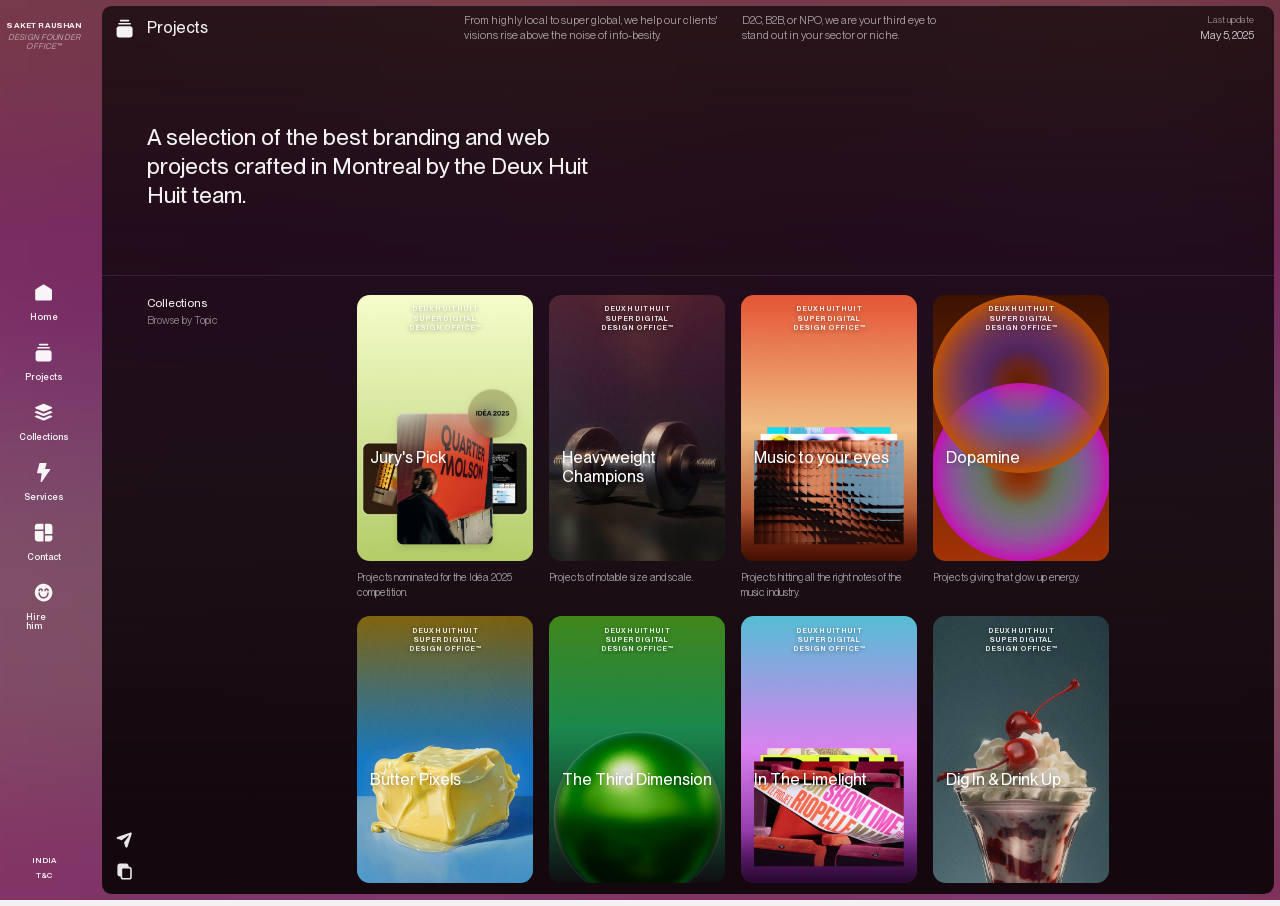
<file: projects.html>
<!doctype html>
<html lang="en">
<head>
	<meta charset="utf-8" />
	<meta name="viewport" content="width=device-width,initial-scale=1.0,viewport-fit=cover,maximum-scale=1" />
	<title>Projects — Saket Raushan</title>
	<link rel="stylesheet" href="css/style.css" />
</head>
<body data-home="false" data-intro-done="true" data-theme="light" class="has-scrolled svc-page proj-page">

	<div class="svc-bg"><img src="assets/images/proj-hero-bg.png" alt=""></div>
	<div class="svc-hero-bg"><video src="assets/video/svc-video-04.mp4" muted loop playsinline autoplay poster="assets/images/proj-hero-bg.png"></video></div>
	<div class="svc-shell">

	<!-- ===== SIDEBAR / BOTTOM NAV (identical to services.html) ===== -->
	<header class="nav">
		<a class="nav-top" href="index.html" aria-label="Home">
			<span class="nav-top-name">SAKET RAUSHAN</span>
			<span class="nav-top-tagline">DESIGN FOUNDER OFFICE™</span>
		</a>

		<nav class="nav-items">
			<a class="nav-item" href="index.html">
				<span class="nav-icon"><span class="nav-icon-bg"></span>
					<svg width="24" height="24" viewBox="0 0 24 24" fill="none" xmlns="http://www.w3.org/2000/svg">
						<path d="M1.5 9.11411C1.5 8.42148 1.85837 7.77815 2.44729 7.41358L10.9473 2.15168C11.5923 1.75238 12.4077 1.75238 13.0527 2.15168L21.5527 7.41358C22.1416 7.77815 22.5 8.42148 22.5 9.11411V20C22.5 21.1046 21.6046 22 20.5 22H3.5C2.39543 22 1.5 21.1046 1.5 20V9.11411Z" fill="currentColor"/>
					</svg>
				</span>
				<span class="nav-label">Home</span>
			</a>
			<button class="nav-item" id="navProjects" type="button" aria-expanded="false" aria-controls="projectsPanel">
				<span class="nav-icon"><span class="nav-icon-bg"></span>
					<svg width="24" height="24" viewBox="0 0 24 24" fill="none" xmlns="http://www.w3.org/2000/svg">
						<path d="M2 12C2 10.3431 3.34315 9 5 9H19C20.6569 9 22 10.3431 22 12V20C22 21.6569 20.6569 23 19 23H5C3.34315 23 2 21.6569 2 20V12Z" fill="currentColor"/>
						<path d="M4 6C4 5.44772 4.44772 5 5 5H19C19.5523 5 20 5.44772 20 6C20 6.55228 19.5523 7 19 7H5C4.44772 7 4 6.55228 4 6Z" fill="currentColor"/>
						<path d="M6 2C6 1.44772 6.44772 1 7 1H17C17.5523 1 18 1.44772 18 2C18 2.55228 17.5523 3 17 3H7C6.44772 3 6 2.55228 6 2Z" fill="currentColor"/>
					</svg>
				</span>
				<span class="nav-label">Projects</span>
			</button>
			<a class="nav-item" href="index.html#collections">
				<span class="nav-icon"><span class="nav-icon-bg"></span>
					<svg width="24" height="24" viewBox="0 0 24 24" fill="none" xmlns="http://www.w3.org/2000/svg">
						<path d="M4.54433 15.7603C4.03858 15.5464 3.46536 15.5464 2.95962 15.7603L1.34204 16.4443C0.885985 16.6371 0.885986 17.441 1.34204 17.6339L11.3523 21.8668C11.7723 22.0444 12.2277 22.0444 12.6477 21.8668L22.658 17.6339C23.114 17.441 23.114 16.6371 22.658 16.4443L21.0409 15.7605C20.5351 15.5466 19.9619 15.5466 19.4562 15.7605L12.8859 18.5388C12.3117 18.7816 11.6892 18.7816 11.115 18.5388L4.54433 15.7603Z" fill="currentColor"/>
						<path d="M4.54425 10.206C4.0385 9.99211 3.46528 9.99211 2.95954 10.206L1.34204 10.8899C0.885985 11.0828 0.885986 11.8867 1.34204 12.0795L11.3523 16.3124C11.7723 16.4901 12.2277 16.4901 12.6477 16.3124L22.658 12.0795C23.114 11.8867 23.114 11.0828 22.658 10.8899L21.0408 10.2061C20.535 9.99225 19.9618 9.99225 19.4561 10.2061L12.8858 12.9844C12.3116 13.2272 11.6891 13.2272 11.1149 12.9844L4.54425 10.206Z" fill="currentColor"/>
						<path d="M11.1822 1.18588C11.7585 0.938041 12.3833 0.938041 12.9597 1.18588L22.1635 5.14361C22.7893 5.41269 22.7893 6.53431 22.1635 6.80339L12.9597 10.7611C12.3833 11.009 11.7585 11.009 11.1822 10.7611L1.9783 6.80339C1.35255 6.53431 1.35255 5.41269 1.9783 5.14361L11.1822 1.18588Z" fill="currentColor"/>
					</svg>
				</span>
				<span class="nav-label">Collections</span>
			</a>
			<a class="nav-item" href="services.html">
				<span class="nav-icon"><span class="nav-icon-bg"></span>
					<svg width="24" height="24" viewBox="0 0 24 24" fill="none" xmlns="http://www.w3.org/2000/svg">
						<path d="M19.4998 7.5H13.7578L15.7183 0.96525C15.7866 0.738 15.7431 0.49275 15.6013 0.30225C15.4603 0.11175 15.2368 0 14.9998 0H7.49981C7.16006 0 6.86231 0.22875 6.77531 0.5565L3.77531 11.8065C3.71531 12.0315 3.76331 12.2722 3.90506 12.4567C4.04681 12.6412 4.26656 12.75 4.49981 12.75H9.64331L8.25656 23.151C8.21081 23.4938 8.40506 23.823 8.72756 23.949C8.81606 23.9835 8.90831 24 8.99981 24C9.23906 24 9.47081 23.8852 9.61481 23.6797L20.1148 8.67975C20.2753 8.451 20.2948 8.15175 20.1658 7.9035C20.0361 7.656 19.7796 7.5 19.4998 7.5Z" fill="currentColor"/>
					</svg>
				</span>
				<span class="nav-label">Services</span>
			</a>
			<a class="nav-item" href="contact.html">
				<span class="nav-icon"><span class="nav-icon-bg"></span>
					<svg width="24" height="24" viewBox="0 0 24 24" fill="none" xmlns="http://www.w3.org/2000/svg">
						<path fill-rule="evenodd" clip-rule="evenodd" d="M4.63636 1C2.62805 1 1 2.62805 1 4.63636V7.36364C1 7.86573 1.407 8.27273 1.90909 8.27273H11C11.5021 8.27273 11.9091 7.86573 11.9091 7.36364V1.90909C11.9091 1.407 11.5021 1 11 1H4.63636ZM14.6364 1C14.1343 1 13.7273 1.407 13.7273 1.90909V13C13.7273 13.5021 14.1343 13.9091 14.6364 13.9091H22.0909C22.593 13.9091 23 13.5021 23 13V4.63636C23 2.62805 21.372 1 19.3636 1H14.6364ZM13.7273 16.6364C13.7273 16.1343 14.1343 15.7273 14.6364 15.7273H22.0909C22.593 15.7273 23 16.1343 23 16.6364V19.3636C23 21.372 21.372 23 19.3636 23H14.6364C14.1343 23 13.7273 22.593 13.7273 22.0909V16.6364ZM1.90909 10.0909C1.407 10.0909 1 10.4979 1 11V19.3636C1 21.372 2.62805 23 4.63636 23H11C11.5021 23 11.9091 22.593 11.9091 22.0909V11C11.9091 10.4979 11.5021 10.0909 11 10.0909H1.90909Z" fill="currentColor"/>
					</svg>
				</span>
				<span class="nav-label">Contact</span>
			</a>
			<a class="nav-item" href="hire.html">
				<span class="nav-icon"><span class="nav-icon-bg"></span>
					<svg width="24" height="24" viewBox="0 0 24 24" fill="none" xmlns="http://www.w3.org/2000/svg">
						<path d="M12 1C9.82441 1 7.69767 1.64514 5.88873 2.85383C4.07979 4.06253 2.66989 5.78049 1.83733 7.79048C1.00477 9.80047 0.786929 12.0122 1.21137 14.146C1.6358 16.2798 2.68345 18.2398 4.22183 19.7782C5.76021 21.3165 7.72022 22.3642 9.85401 22.7886C11.9878 23.2131 14.1995 22.9952 16.2095 22.1627C18.2195 21.3301 19.9375 19.9202 21.1462 18.1113C22.3549 16.3023 23 14.1756 23 12C23 9.08262 21.8411 6.28472 19.7782 4.22182C17.7153 2.15892 14.9174 1 12 1ZM5.58334 9.25C5.58334 8.52065 5.87307 7.82118 6.38879 7.30546C6.90452 6.78973 7.60399 6.5 8.33334 6.5C9.06268 6.5 9.76216 6.78973 10.2779 7.30546C10.7936 7.82118 11.0833 8.52065 11.0833 9.25V10.1667H9.25V9.25C9.25 9.00688 9.15343 8.77373 8.98152 8.60182C8.80961 8.42991 8.57645 8.33333 8.33334 8.33333C8.09022 8.33333 7.85706 8.42991 7.68516 8.60182C7.51325 8.77373 7.41667 9.00688 7.41667 9.25V10.1667H5.58334V9.25ZM18.4167 12.9167C18.4167 14.6185 17.7406 16.2506 16.5373 17.4539C15.3339 18.6573 13.7018 19.3333 12 19.3333C10.2982 19.3333 8.66609 18.6573 7.46273 17.4539C6.25938 16.2506 5.58334 14.6185 5.58334 12.9167V12H7.41667V12.9167C7.41667 14.1322 7.89956 15.298 8.7591 16.1576C9.61864 17.0171 10.7844 17.5 12 17.5C13.2156 17.5 14.3814 17.0171 15.2409 16.1576C16.1004 15.298 16.5833 14.1322 16.5833 12.9167V12H18.4167V12.9167ZM18.4167 10.1667H16.5833V9.25C16.5833 9.00688 16.4868 8.77373 16.3148 8.60182C16.1429 8.42991 15.9098 8.33333 15.6667 8.33333C15.4236 8.33333 15.1904 8.42991 15.0185 8.60182C14.8466 8.77373 14.75 9.00688 14.75 9.25V10.1667H12.9167V9.25C12.9167 8.52065 13.2064 7.82118 13.7221 7.30546C14.2379 6.78973 14.9373 6.5 15.6667 6.5C16.396 6.5 17.0955 6.78973 17.6112 7.30546C18.1269 7.82118 18.4167 8.52065 18.4167 9.25V10.1667Z" fill="currentColor"/>
					</svg>
				</span>
				<span class="nav-label">Hire him</span>
			</a>
		</nav>

		<div class="nav-foot">
			<a href="#" class="lang">India</a>
			<a href="#" class="terms">T&amp;C</a>
		</div>
	</header>

	<div class="svc-share-stack">
		<button class="svc-share" id="navShare" type="button" aria-label="Share" aria-haspopup="true" aria-expanded="false">
			<svg viewBox="0 0 24 24" fill="none"><path d="M15.5674 21.1345L20.9822 4.77448C21.3111 3.78087 20.396 2.86578 19.4024 3.19465L3.04237 8.60953C2.12186 8.9142 1.81993 10.0762 2.48775 10.744C3.02938 11.2856 6.63089 12.3494 7.97257 12.7321C8.28733 12.8218 8.62114 12.7522 8.88034 12.5523C10.2782 11.4744 14.0139 8.77177 16.5307 6.95965C16.9897 6.62916 17.5519 7.19174 17.2211 7.65052C15.4075 10.1659 12.7027 13.8994 11.6247 15.2966C11.4247 15.5558 11.3551 15.8896 11.4448 16.2043C11.8275 17.546 12.8913 21.1475 13.4329 21.6891C14.1007 22.357 15.2627 22.055 15.5674 21.1345Z" fill="currentColor" fill-opacity="0.95"/></svg>
		</button>
		<button class="svc-copy" id="navCopy" type="button" aria-label="Copy link">
			<svg viewBox="0 0 24 24" fill="none"><path fill-rule="evenodd" clip-rule="evenodd" d="M3 5C3 3.34315 4.34315 2 6 2H14C15.6569 2 17 3.34315 17 5V6H18C19.6569 6 21 7.34315 21 9V19C21 20.6569 19.6569 22 18 22H10C8.34315 22 7 20.6569 7 19V18H6C4.34315 18 3 16.6569 3 15V5ZM19 9C19 8.44772 18.5523 8 18 8H10C9.44772 8 9 8.44771 9 9V19C9 19.5523 9.44772 20 10 20H18C18.5523 20 19 19.5523 19 19V9Z" fill="currentColor" fill-opacity="0.95"/></svg>
			<span class="svc-copy-tip">Copy</span>
		</button>
		<div class="svc-share-menu" id="navShareMenu" hidden>
			<div class="svc-share-menu-label">Share</div>
			<a href="#" class="svc-share-item" data-share="facebook"><svg viewBox="0 0 24 24" fill="currentColor"><path d="M22 12a10 10 0 1 0-11.6 9.9v-7H7.9V12h2.5V9.8c0-2.5 1.5-3.9 3.8-3.9 1.1 0 2.2.2 2.2.2v2.5h-1.2c-1.2 0-1.6.8-1.6 1.6V12h2.8l-.4 2.9h-2.4v7A10 10 0 0 0 22 12z"/></svg>Facebook</a>
			<a href="#" class="svc-share-item" data-share="linkedin"><svg viewBox="0 0 24 24" fill="currentColor"><path d="M19 3a2 2 0 0 1 2 2v14a2 2 0 0 1-2 2H5a2 2 0 0 1-2-2V5a2 2 0 0 1 2-2h14zM8.3 18.3V10H5.8v8.3h2.5zM7 8.9a1.4 1.4 0 1 0 0-2.9 1.4 1.4 0 0 0 0 2.9zm11.3 9.4v-4.6c0-2.5-1.3-3.6-3.1-3.6-1.4 0-2 .8-2.4 1.3V10h-2.5v8.3h2.5v-4.6c0-.3 0-.5.1-.7.2-.5.7-1.1 1.5-1.1 1.1 0 1.5.8 1.5 2v4.4h2.5z"/></svg>LinkedIn</a>
			<a href="#" class="svc-share-item" data-share="x"><svg viewBox="0 0 24 24" fill="currentColor"><path d="M18.9 2H22l-7.6 8.6L23 22h-7l-5.5-6.7L4 22H1l8.1-9.2L1 2h7.2l5 6.1L18.9 2zm-1.2 18h1.7L7.4 4h-1.8l12.1 16z"/></svg>X</a>
			<a href="#" class="svc-share-item" data-share="email"><svg viewBox="0 0 24 24" fill="none" stroke="currentColor" stroke-width="1.5"><rect x="2" y="4" width="20" height="16" rx="2"/><path d="M2 6l10 7 10-7"/></svg>Email</a>
		</div>
	</div>

	<!-- ===== PROJECTS PANEL (shared, identical to services.html) ===== -->
	<div class="projects-panel" id="projectsPanel" aria-hidden="true">
		<div class="projects-panel-bg"></div>
		<div class="projects-panel-inner">
			<div class="projects-panel-head">
				<button class="projects-panel-close" id="projectsPanelClose" type="button" aria-label="Close">
					<svg width="16" height="16" viewBox="0 0 16 16" fill="none"><path fill-rule="evenodd" clip-rule="evenodd" d="M5.52794 12.4715C5.26759 12.2111 5.26759 11.789 5.52794 11.5287L9.05654 8.00008L5.52794 4.47149C5.26759 4.21114 5.26759 3.78903 5.52794 3.52868C5.78829 3.26833 6.2104 3.26833 6.47075 3.52868L10.4708 7.52868C10.7311 7.78903 10.7311 8.21114 10.4708 8.47149L6.47075 12.4715C6.2104 12.7319 5.78829 12.7319 5.52794 12.4715Z" fill="currentColor" transform="rotate(180 8 8)"/></svg>
				</button>
				<h2>Projects</h2>
				<a href="projects.html" class="projects-panel-all">
					All
					<svg width="16" height="16" viewBox="0 0 16 16" fill="none"><path fill-rule="evenodd" clip-rule="evenodd" d="M7.52925 2.86195C7.2689 3.1223 7.2689 3.54441 7.52925 3.80476L11.0578 7.33335H3.33398C2.96579 7.33335 2.66732 7.63183 2.66732 8.00002C2.66732 8.36821 2.96579 8.66669 3.33398 8.66669H11.0578L7.52925 12.1953C7.2689 12.4556 7.2689 12.8777 7.52925 13.1381C7.7896 13.3984 8.21171 13.3984 8.47206 13.1381L13.1387 8.47142C13.3991 8.21108 13.3991 7.78896 13.1387 7.52862L8.47206 2.86195C8.21171 2.6016 7.7896 2.6016 7.52925 2.86195Z" fill="currentColor"/></svg>
				</a>
			</div>
			<div class="projects-panel-scroll">
				<div class="projects-panel-tabs">
					<button class="projects-panel-tab is-active" type="button" data-filter="Branding">Branding</button>
					<button class="projects-panel-tab" type="button" data-filter="Web">Design</button>
					<button class="projects-panel-tab" type="button" data-filter="Content">Development</button>
				</div>
				<div class="projects-panel-grid">
				<a href="projects/chialove.html" class="projects-panel-card" data-tabs="Branding Web Content">
					<div class="projects-panel-card-img"><img src="assets/images/proj-chialove.jpg" alt=""></div>
					<div class="projects-panel-card-meta">
						<img src="assets/images/logo-chialove.svg" alt="">
						<div class="projects-panel-card-text"><div class="projects-panel-card-title">Chialove</div><div class="projects-panel-card-cat">Food &amp; Drink</div></div>
					</div>
				</a>
				<a href="#" class="projects-panel-card" data-tabs="Branding Web">
					<div class="projects-panel-card-img"><img src="assets/images/proj-clef-des-champs-2.jpg" alt=""></div>
					<div class="projects-panel-card-meta">
						<img src="assets/images/logo-clef-des-champs-2.svg" alt="">
						<div class="projects-panel-card-text"><div class="projects-panel-card-title">Clef des Champs</div><div class="projects-panel-card-cat">Food &amp; Drink</div></div>
					</div>
				</a>
				<a href="#" class="projects-panel-card" data-tabs="Branding Web">
					<div class="projects-panel-card-img"><img src="assets/images/proj-ditchfield.jpg" alt=""></div>
					<div class="projects-panel-card-meta">
						<img src="assets/images/logo-ditchfield.svg" alt="">
						<div class="projects-panel-card-text"><div class="projects-panel-card-title">Ditchfield</div><div class="projects-panel-card-cat">Food &amp; Drink</div></div>
					</div>
				</a>
				<a href="#" class="projects-panel-card" data-tabs="Branding Web Content">
					<div class="projects-panel-card-img"><img src="assets/images/proj-cinema-cinema.jpg" alt=""></div>
					<div class="projects-panel-card-meta">
						<img src="assets/images/logo-cinema-cinema.svg" alt="">
						<div class="projects-panel-card-text"><div class="projects-panel-card-title">Cinéma Cinéma</div><div class="projects-panel-card-cat">Entertainment</div></div>
					</div>
				</a>
				<a href="#" class="projects-panel-card" data-tabs="Branding Web Content">
					<div class="projects-panel-card-img"><img src="assets/images/proj-sovimage.jpg" alt=""></div>
					<div class="projects-panel-card-meta">
						<img src="assets/images/logo-sovimage.svg" alt="">
						<div class="projects-panel-card-text"><div class="projects-panel-card-title">Sovimage</div><div class="projects-panel-card-cat">Entertainment</div></div>
					</div>
				</a>
			</div>
			</div>
		</div>
	</div>

	<!-- ===== MAIN ===== -->
	<main class="svc-main proj-main">
		<div class="svc-scroll-inner">
		<div class="svc-scroll-gradient"></div>

		<a href="projects.html" class="svc-crumb-icon" aria-label="Projects">
			<svg width="20" height="20" viewBox="0 0 24 24" fill="none" xmlns="http://www.w3.org/2000/svg">
				<path d="M2 12C2 10.3431 3.34315 9 5 9H19C20.6569 9 22 10.3431 22 12V20C22 21.6569 20.6569 23 19 23H5C3.34315 23 2 21.6569 2 20V12Z" fill="currentColor"/>
				<path d="M4 6C4 5.44772 4.44772 5 5 5H19C19.5523 5 20 5.44772 20 6C20 6.55228 19.5523 7 19 7H5C4.44772 7 4 6.55228 4 6Z" fill="currentColor"/>
				<path d="M6 2C6 1.44772 6.44772 1 7 1H17C17.5523 1 18 1.44772 18 2C18 2.55228 17.5523 3 17 3H7C6.44772 3 6 2.55228 6 2Z" fill="currentColor"/>
			</svg>
		</a>
		<header class="proj-hero-header">
			<h1>Projects</h1>
			<div class="proj-hero-desc">
				<p>From highly local to super global, we help our clients' visions rise above the noise of info-besity.</p>
				<p>D2C, B2B, or NPO, we are your third eye to stand out in your sector or niche.</p>
			</div>
			<div class="proj-hero-update">
				<span class="proj-hero-update-label">Last update</span>
				<span class="proj-hero-update-date">May 5, 2025</span>
			</div>
		</header>

		<section class="proj-hero">
			<div class="proj-hero-content">
				<h2>A selection of the best branding and web projects crafted in Montreal by the Deux Huit Huit team.</h2>
			</div>
		</section>

		<section class="proj-collections">
			<div class="proj-collections-head">
				<div class="proj-collections-label">Collections</div>
				<div class="proj-collections-sub">Browse by Topic</div>
			</div>
			<div class="proj-collections-grid">
				<a href="#" class="proj-coll-card">
					<div class="proj-coll-card-img">
						<img src="assets/images/coll-jurys-pick.jpg" alt="">
						<div class="proj-coll-watermark">DEUX HUIT HUIT<br>SUPERDIGITAL<br>DESIGN OFFICE™</div>
						<div class="proj-coll-title">Jury's Pick</div>
					</div>
					<p class="proj-coll-caption">Projects nominated for the Idéa 2025 competition.</p>
				</a>
				<a href="#" class="proj-coll-card">
					<div class="proj-coll-card-img">
						<img src="assets/images/coll-heavyweight.jpg" alt="">
						<div class="proj-coll-watermark">DEUX HUIT HUIT<br>SUPERDIGITAL<br>DESIGN OFFICE™</div>
						<div class="proj-coll-title">Heavyweight Champions</div>
					</div>
					<p class="proj-coll-caption">Projects of notable size and scale.</p>
				</a>
				<a href="#" class="proj-coll-card">
					<div class="proj-coll-card-img">
						<img src="assets/images/coll-music.jpg" alt="">
						<div class="proj-coll-watermark">DEUX HUIT HUIT<br>SUPERDIGITAL<br>DESIGN OFFICE™</div>
						<div class="proj-coll-title">Music to your eyes</div>
					</div>
					<p class="proj-coll-caption">Projects hitting all the right notes of the music industry.</p>
				</a>
				<a href="#" class="proj-coll-card">
					<div class="proj-coll-card-img">
						<img src="assets/images/coll-dopamine.jpg" alt="">
						<div class="proj-coll-watermark">DEUX HUIT HUIT<br>SUPERDIGITAL<br>DESIGN OFFICE™</div>
						<div class="proj-coll-title">Dopamine</div>
					</div>
					<p class="proj-coll-caption">Projects giving that glow up energy.</p>
				</a>
				<a href="#" class="proj-coll-card">
					<div class="proj-coll-card-img">
						<img src="assets/images/coll-butter.jpg" alt="">
						<div class="proj-coll-watermark">DEUX HUIT HUIT<br>SUPERDIGITAL<br>DESIGN OFFICE™</div>
						<div class="proj-coll-title">Butter Pixels</div>
					</div>
					<p class="proj-coll-caption">Projects engaging with animations and interactions.</p>
				</a>
				<a href="#" class="proj-coll-card">
					<div class="proj-coll-card-img">
						<img src="assets/images/coll-3d.jpg" alt="">
						<div class="proj-coll-watermark">DEUX HUIT HUIT<br>SUPERDIGITAL<br>DESIGN OFFICE™</div>
						<div class="proj-coll-title">The Third Dimension</div>
					</div>
					<p class="proj-coll-caption">Projects utilizing 3D to bring a fresh perspective.</p>
				</a>
				<a href="#" class="proj-coll-card">
					<div class="proj-coll-card-img">
						<img src="assets/images/coll-limelight.jpg" alt="">
						<div class="proj-coll-watermark">DEUX HUIT HUIT<br>SUPERDIGITAL<br>DESIGN OFFICE™</div>
						<div class="proj-coll-title">In The Limelight</div>
					</div>
					<p class="proj-coll-caption">Projects curating the best of art, history, and culture.</p>
				</a>
				<a href="#" class="proj-coll-card">
					<div class="proj-coll-card-img">
						<img src="assets/images/coll-digin.jpg" alt="">
						<div class="proj-coll-watermark">DEUX HUIT HUIT<br>SUPERDIGITAL<br>DESIGN OFFICE™</div>
						<div class="proj-coll-title">Dig In &amp; Drink Up</div>
					</div>
					<p class="proj-coll-caption">Projects serving up flavor-forward branding.</p>
				</a>
				<a href="#" class="proj-coll-card">
					<div class="proj-coll-card-img">
						<img src="assets/images/coll-branddeep.jpg" alt="">
						<div class="proj-coll-watermark">DEUX HUIT HUIT<br>SUPERDIGITAL<br>DESIGN OFFICE™</div>
						<div class="proj-coll-title">Brand-deep</div>
					</div>
					<p class="proj-coll-caption">Projects that have made an impact with their branded content.</p>
				</a>
				<a href="#" class="proj-coll-card">
					<div class="proj-coll-card-img">
						<img src="assets/images/coll-talkofthetown.jpg" alt="">
						<div class="proj-coll-watermark">DEUX HUIT HUIT<br>SUPERDIGITAL<br>DESIGN OFFICE™</div>
						<div class="proj-coll-title">Talk of the town</div>
					</div>
					<p class="proj-coll-caption">Projets that sparked conversation online and IRL.</p>
				</a>
				<a href="#" class="proj-coll-card">
					<div class="proj-coll-card-img">
						<img src="assets/images/coll-retrospect.jpg" alt="">
						<div class="proj-coll-watermark">DEUX HUIT HUIT<br>SUPERDIGITAL<br>DESIGN OFFICE™</div>
						<div class="proj-coll-title">Retro-spect</div>
					</div>
					<p class="proj-coll-caption">Projects that feel like a blast from the past.</p>
				</a>
			</div>
		</section>

		<section class="proj-category">
			<a href="#" class="proj-category-head"><h3>Branding</h3>
				<svg width="16" height="16" viewBox="0 0 16 16" fill="none"><path fill-rule="evenodd" clip-rule="evenodd" d="M5.52794 12.4715C5.26759 12.2111 5.26759 11.789 5.52794 11.5287L9.05654 8.00008L5.52794 4.47149C5.26759 4.21114 5.26759 3.78903 5.52794 3.52868C5.78829 3.26833 6.2104 3.26833 6.47075 3.52868L10.4708 7.52868C10.7311 7.78903 10.7311 8.21114 10.4708 8.47149L6.47075 12.4715C6.2104 12.7318 5.78829 12.7318 5.52794 12.4715Z" fill="currentColor"/></svg>
			</a>
			<div class="proj-category-row">
				<a href="projects/chialove.html" class="projects-panel-card">
					<div class="projects-panel-card-img"><img src="assets/images/proj-chialove.jpg" alt=""></div>
					<div class="projects-panel-card-meta">
						<img src="assets/images/logo-chialove.svg" alt="">
						<div class="projects-panel-card-text"><div class="projects-panel-card-title">Chialove</div><div class="projects-panel-card-cat">Food &amp; Drink</div></div>
					</div>
				</a>
				<a href="#" class="projects-panel-card">
					<div class="projects-panel-card-img"><img src="assets/images/proj-clef-des-champs-2.jpg" alt=""></div>
					<div class="projects-panel-card-meta">
						<img src="assets/images/logo-clef-des-champs-2.svg" alt="">
						<div class="projects-panel-card-text"><div class="projects-panel-card-title">Clef des Champs</div><div class="projects-panel-card-cat">Food &amp; Drink</div></div>
					</div>
				</a>
				<a href="#" class="projects-panel-card">
					<div class="projects-panel-card-img"><img src="assets/images/proj-ditchfield.jpg" alt=""></div>
					<div class="projects-panel-card-meta">
						<img src="assets/images/logo-ditchfield.svg" alt="">
						<div class="projects-panel-card-text"><div class="projects-panel-card-title">Ditchfield</div><div class="projects-panel-card-cat">Food &amp; Drink</div></div>
					</div>
				</a>
				<a href="#" class="projects-panel-card">
					<div class="projects-panel-card-img"><img src="assets/images/proj-cinema-cinema.jpg" alt=""></div>
					<div class="projects-panel-card-meta">
						<img src="assets/images/logo-cinema-cinema.svg" alt="">
						<div class="projects-panel-card-text"><div class="projects-panel-card-title">Cinéma Cinéma</div><div class="projects-panel-card-cat">Entertainment</div></div>
					</div>
				</a>
				<a href="#" class="projects-panel-card">
					<div class="projects-panel-card-img"><img src="assets/images/proj-sovimage.jpg" alt=""></div>
					<div class="projects-panel-card-meta">
						<img src="assets/images/logo-sovimage.svg" alt="">
						<div class="projects-panel-card-text"><div class="projects-panel-card-title">Sovimage</div><div class="projects-panel-card-cat">Entertainment</div></div>
					</div>
				</a>
			</div>
		</section>

		<section class="proj-category">
			<a href="#" class="proj-category-head"><h3>Web</h3>
				<svg width="16" height="16" viewBox="0 0 16 16" fill="none"><path fill-rule="evenodd" clip-rule="evenodd" d="M5.52794 12.4715C5.26759 12.2111 5.26759 11.789 5.52794 11.5287L9.05654 8.00008L5.52794 4.47149C5.26759 4.21114 5.26759 3.78903 5.52794 3.52868C5.78829 3.26833 6.2104 3.26833 6.47075 3.52868L10.4708 7.52868C10.7311 7.78903 10.7311 8.21114 10.4708 8.47149L6.47075 12.4715C6.2104 12.7318 5.78829 12.7318 5.52794 12.4715Z" fill="currentColor"/></svg>
			</a>
			<div class="proj-category-row">
				<a href="projects/chialove.html" class="projects-panel-card">
					<div class="projects-panel-card-img"><img src="assets/images/proj-chialove.jpg" alt=""></div>
					<div class="projects-panel-card-meta">
						<img src="assets/images/logo-chialove.svg" alt="">
						<div class="projects-panel-card-text"><div class="projects-panel-card-title">Chialove</div><div class="projects-panel-card-cat">Food &amp; Drink</div></div>
					</div>
				</a>
				<a href="#" class="projects-panel-card">
					<div class="projects-panel-card-img"><img src="assets/images/proj-gusta.jpg" alt=""></div>
					<div class="projects-panel-card-meta">
						<img src="assets/images/logo-gusta.svg" alt="">
						<div class="projects-panel-card-text"><div class="projects-panel-card-title">Gusta</div><div class="projects-panel-card-cat">Food &amp; Drink</div></div>
					</div>
				</a>
				<a href="#" class="projects-panel-card">
					<div class="projects-panel-card-img"><img src="assets/images/proj-lndmrk.jpg" alt=""></div>
					<div class="projects-panel-card-meta">
						<img src="assets/images/logo-lndmrk.svg" alt="">
						<div class="projects-panel-card-text"><div class="projects-panel-card-title">LNDMRK</div><div class="projects-panel-card-cat">Arts &amp; Culture</div></div>
					</div>
				</a>
				<a href="#" class="projects-panel-card">
					<div class="projects-panel-card-img"><img src="assets/images/proj-cinema-cinema.jpg" alt=""></div>
					<div class="projects-panel-card-meta">
						<img src="assets/images/logo-cinema-cinema.svg" alt="">
						<div class="projects-panel-card-text"><div class="projects-panel-card-title">Cinéma Cinéma</div><div class="projects-panel-card-cat">Entertainment</div></div>
					</div>
				</a>
				<a href="#" class="projects-panel-card">
					<div class="projects-panel-card-img"><img src="assets/images/proj-sovimage.jpg" alt=""></div>
					<div class="projects-panel-card-meta">
						<img src="assets/images/logo-sovimage.svg" alt="">
						<div class="projects-panel-card-text"><div class="projects-panel-card-title">Sovimage</div><div class="projects-panel-card-cat">Entertainment</div></div>
					</div>
				</a>
			</div>
		</section>

		<section class="proj-category">
			<a href="#" class="proj-category-head"><h3>Content</h3>
				<svg width="16" height="16" viewBox="0 0 16 16" fill="none"><path fill-rule="evenodd" clip-rule="evenodd" d="M5.52794 12.4715C5.26759 12.2111 5.26759 11.789 5.52794 11.5287L9.05654 8.00008L5.52794 4.47149C5.26759 4.21114 5.26759 3.78903 5.52794 3.52868C5.78829 3.26833 6.2104 3.26833 6.47075 3.52868L10.4708 7.52868C10.7311 7.78903 10.7311 8.21114 10.4708 8.47149L6.47075 12.4715C6.2104 12.7318 5.78829 12.7318 5.52794 12.4715Z" fill="currentColor"/></svg>
			</a>
			<div class="proj-category-row">
				<a href="projects/chialove.html" class="projects-panel-card">
					<div class="projects-panel-card-img"><img src="assets/images/proj-chialove.jpg" alt=""></div>
					<div class="projects-panel-card-meta">
						<img src="assets/images/logo-chialove.svg" alt="">
						<div class="projects-panel-card-text"><div class="projects-panel-card-title">Chialove</div><div class="projects-panel-card-cat">Food &amp; Drink</div></div>
					</div>
				</a>
				<a href="#" class="projects-panel-card">
					<div class="projects-panel-card-img"><img src="assets/images/proj-miett.jpg" alt=""></div>
					<div class="projects-panel-card-meta">
						<img src="assets/images/logo-miett.svg" alt="">
						<div class="projects-panel-card-text"><div class="projects-panel-card-title">Miett</div><div class="projects-panel-card-cat">Food &amp; Drink</div></div>
					</div>
				</a>
				<a href="#" class="projects-panel-card">
					<div class="projects-panel-card-img"><img src="assets/images/proj-laungani.jpg" alt=""></div>
					<div class="projects-panel-card-meta">
						<img src="assets/images/logo-laungani.svg" alt="">
						<div class="projects-panel-card-text"><div class="projects-panel-card-title">Dr Alexis Laungani</div><div class="projects-panel-card-cat">Health &amp; Wellness</div></div>
					</div>
				</a>
				<a href="#" class="projects-panel-card">
					<div class="projects-panel-card-img"><img src="assets/images/proj-palomosa.jpg" alt=""></div>
					<div class="projects-panel-card-meta">
						<img src="assets/images/logo-palomosa.svg" alt="">
						<div class="projects-panel-card-text"><div class="projects-panel-card-title">Palomosa</div><div class="projects-panel-card-cat">Music</div></div>
					</div>
				</a>
				<a href="#" class="projects-panel-card">
					<div class="projects-panel-card-img"><img src="assets/images/proj-montoni.jpg" alt=""></div>
					<div class="projects-panel-card-meta">
						<img src="assets/images/logo-montoni.svg" alt="">
						<div class="projects-panel-card-text"><div class="projects-panel-card-title">Montoni</div><div class="projects-panel-card-cat">Construction and Real Estate</div></div>
					</div>
				</a>
			</div>
		</section>

		</div>
	</main>

	</div><!-- /.svc-shell -->

	<script src="js/main.js"></script>
	<script>
	if (location.hostname === 'localhost' || location.hostname === '127.0.0.1') {
		const watched = [location.pathname, 'css/style.css', 'js/main.js'];
		const lastModified = {};
		setInterval(async () => {
			try {
				for (const path of watched) {
					const res = await fetch(path, { method: 'HEAD', cache: 'no-store' });
					const lm = res.headers.get('last-modified');
					if (lastModified[path] && lm && lm !== lastModified[path]) { location.reload(); return; }
					lastModified[path] = lm;
				}
			} catch (e) {}
		}, 1000);
	}
	</script>
</body>
</html>
</file>
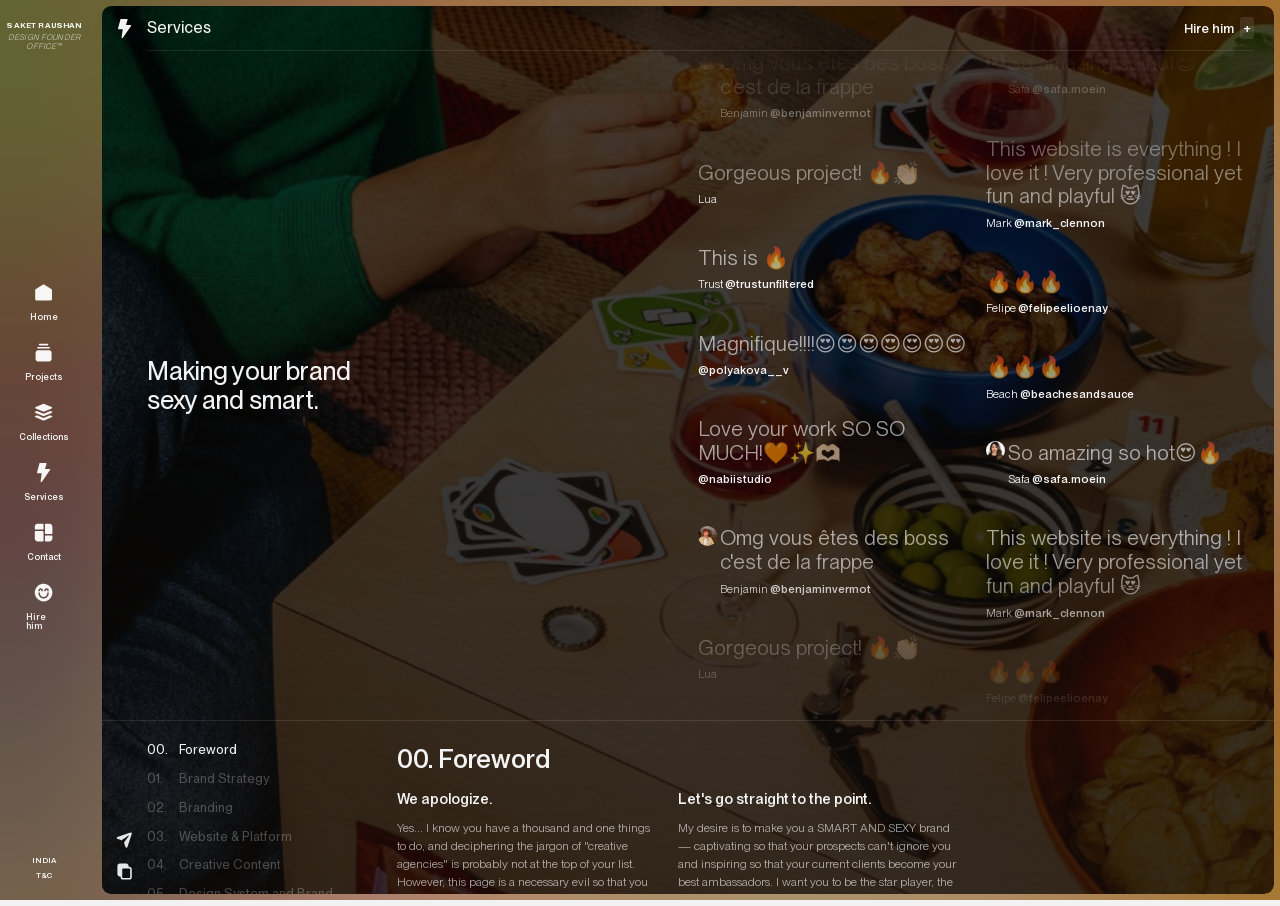
<file: services.html>
<!doctype html>
<html lang="en">
<head>
	<meta charset="utf-8" />
	<meta name="viewport" content="width=device-width,initial-scale=1.0,viewport-fit=cover,maximum-scale=1" />
	<title>Services — Saket Raushan</title>
	<link rel="stylesheet" href="css/style.css" />
</head>
<body data-home="false" data-intro-done="true" data-theme="light" class="has-scrolled svc-page">

	<!-- floating rounded card shell, inset from the viewport edges —
	     confirmed on the reference's own services page (main{padding:8px},
	     inner page wrapper border-radius:12px;overflow:hidden), revealing
	     the dark ambient gradient background underneath in the margin -->
	<div class="svc-bg"><img src="assets/images/svc-bg-blur.png" alt=""></div>
	<div class="svc-shell">

	<!-- ===== SIDEBAR / BOTTOM NAV ===== -->
	<header class="nav">
		<a class="nav-top" href="index.html" aria-label="Home">
			<span class="nav-top-name">SAKET RAUSHAN</span>
			<span class="nav-top-tagline">DESIGN FOUNDER OFFICE™</span>
		</a>

		<nav class="nav-items">
			<a class="nav-item" href="index.html">
				<span class="nav-icon"><span class="nav-icon-bg"></span>
					<svg width="24" height="24" viewBox="0 0 24 24" fill="none" xmlns="http://www.w3.org/2000/svg">
						<path d="M1.5 9.11411C1.5 8.42148 1.85837 7.77815 2.44729 7.41358L10.9473 2.15168C11.5923 1.75238 12.4077 1.75238 13.0527 2.15168L21.5527 7.41358C22.1416 7.77815 22.5 8.42148 22.5 9.11411V20C22.5 21.1046 21.6046 22 20.5 22H3.5C2.39543 22 1.5 21.1046 1.5 20V9.11411Z" fill="currentColor"/>
					</svg>
				</span>
				<span class="nav-label">Home</span>
			</a>
			<button class="nav-item" id="navProjects" type="button" aria-expanded="false" aria-controls="projectsPanel">
				<span class="nav-icon"><span class="nav-icon-bg"></span>
					<svg width="24" height="24" viewBox="0 0 24 24" fill="none" xmlns="http://www.w3.org/2000/svg">
						<path d="M2 12C2 10.3431 3.34315 9 5 9H19C20.6569 9 22 10.3431 22 12V20C22 21.6569 20.6569 23 19 23H5C3.34315 23 2 21.6569 2 20V12Z" fill="currentColor"/>
						<path d="M4 6C4 5.44772 4.44772 5 5 5H19C19.5523 5 20 5.44772 20 6C20 6.55228 19.5523 7 19 7H5C4.44772 7 4 6.55228 4 6Z" fill="currentColor"/>
						<path d="M6 2C6 1.44772 6.44772 1 7 1H17C17.5523 1 18 1.44772 18 2C18 2.55228 17.5523 3 17 3H7C6.44772 3 6 2.55228 6 2Z" fill="currentColor"/>
					</svg>
				</span>
				<span class="nav-label">Projects</span>
			</button>
			<a class="nav-item" href="index.html#collections">
				<span class="nav-icon"><span class="nav-icon-bg"></span>
					<svg width="24" height="24" viewBox="0 0 24 24" fill="none" xmlns="http://www.w3.org/2000/svg">
						<path d="M4.54433 15.7603C4.03858 15.5464 3.46536 15.5464 2.95962 15.7603L1.34204 16.4443C0.885985 16.6371 0.885986 17.441 1.34204 17.6339L11.3523 21.8668C11.7723 22.0444 12.2277 22.0444 12.6477 21.8668L22.658 17.6339C23.114 17.441 23.114 16.6371 22.658 16.4443L21.0409 15.7605C20.5351 15.5466 19.9619 15.5466 19.4562 15.7605L12.8859 18.5388C12.3117 18.7816 11.6892 18.7816 11.115 18.5388L4.54433 15.7603Z" fill="currentColor"/>
						<path d="M4.54425 10.206C4.0385 9.99211 3.46528 9.99211 2.95954 10.206L1.34204 10.8899C0.885985 11.0828 0.885986 11.8867 1.34204 12.0795L11.3523 16.3124C11.7723 16.4901 12.2277 16.4901 12.6477 16.3124L22.658 12.0795C23.114 11.8867 23.114 11.0828 22.658 10.8899L21.0408 10.2061C20.535 9.99225 19.9618 9.99225 19.4561 10.2061L12.8858 12.9844C12.3116 13.2272 11.6891 13.2272 11.1149 12.9844L4.54425 10.206Z" fill="currentColor"/>
						<path d="M11.1822 1.18588C11.7585 0.938041 12.3833 0.938041 12.9597 1.18588L22.1635 5.14361C22.7893 5.41269 22.7893 6.53431 22.1635 6.80339L12.9597 10.7611C12.3833 11.009 11.7585 11.009 11.1822 10.7611L1.9783 6.80339C1.35255 6.53431 1.35255 5.41269 1.9783 5.14361L11.1822 1.18588Z" fill="currentColor"/>
					</svg>
				</span>
				<span class="nav-label">Collections</span>
			</a>
			<a class="nav-item" href="services.html">
				<span class="nav-icon"><span class="nav-icon-bg"></span>
					<svg width="24" height="24" viewBox="0 0 24 24" fill="none" xmlns="http://www.w3.org/2000/svg">
						<path d="M19.4998 7.5H13.7578L15.7183 0.96525C15.7866 0.738 15.7431 0.49275 15.6013 0.30225C15.4603 0.11175 15.2368 0 14.9998 0H7.49981C7.16006 0 6.86231 0.22875 6.77531 0.5565L3.77531 11.8065C3.71531 12.0315 3.76331 12.2722 3.90506 12.4567C4.04681 12.6412 4.26656 12.75 4.49981 12.75H9.64331L8.25656 23.151C8.21081 23.4938 8.40506 23.823 8.72756 23.949C8.81606 23.9835 8.90831 24 8.99981 24C9.23906 24 9.47081 23.8852 9.61481 23.6797L20.1148 8.67975C20.2753 8.451 20.2948 8.15175 20.1658 7.9035C20.0361 7.656 19.7796 7.5 19.4998 7.5Z" fill="currentColor"/>
					</svg>
				</span>
				<span class="nav-label">Services</span>
			</a>
			<a class="nav-item" href="contact.html">
				<span class="nav-icon"><span class="nav-icon-bg"></span>
					<svg width="24" height="24" viewBox="0 0 24 24" fill="none" xmlns="http://www.w3.org/2000/svg">
						<path fill-rule="evenodd" clip-rule="evenodd" d="M4.63636 1C2.62805 1 1 2.62805 1 4.63636V7.36364C1 7.86573 1.407 8.27273 1.90909 8.27273H11C11.5021 8.27273 11.9091 7.86573 11.9091 7.36364V1.90909C11.9091 1.407 11.5021 1 11 1H4.63636ZM14.6364 1C14.1343 1 13.7273 1.407 13.7273 1.90909V13C13.7273 13.5021 14.1343 13.9091 14.6364 13.9091H22.0909C22.593 13.9091 23 13.5021 23 13V4.63636C23 2.62805 21.372 1 19.3636 1H14.6364ZM13.7273 16.6364C13.7273 16.1343 14.1343 15.7273 14.6364 15.7273H22.0909C22.593 15.7273 23 16.1343 23 16.6364V19.3636C23 21.372 21.372 23 19.3636 23H14.6364C14.1343 23 13.7273 22.593 13.7273 22.0909V16.6364ZM1.90909 10.0909C1.407 10.0909 1 10.4979 1 11V19.3636C1 21.372 2.62805 23 4.63636 23H11C11.5021 23 11.9091 22.593 11.9091 22.0909V11C11.9091 10.4979 11.5021 10.0909 11 10.0909H1.90909Z" fill="currentColor"/>
					</svg>
				</span>
				<span class="nav-label">Contact</span>
			</a>
			<a class="nav-item" href="hire.html">
				<span class="nav-icon"><span class="nav-icon-bg"></span>
					<svg width="24" height="24" viewBox="0 0 24 24" fill="none" xmlns="http://www.w3.org/2000/svg">
						<path d="M12 1C9.82441 1 7.69767 1.64514 5.88873 2.85383C4.07979 4.06253 2.66989 5.78049 1.83733 7.79048C1.00477 9.80047 0.786929 12.0122 1.21137 14.146C1.6358 16.2798 2.68345 18.2398 4.22183 19.7782C5.76021 21.3165 7.72022 22.3642 9.85401 22.7886C11.9878 23.2131 14.1995 22.9952 16.2095 22.1627C18.2195 21.3301 19.9375 19.9202 21.1462 18.1113C22.3549 16.3023 23 14.1756 23 12C23 9.08262 21.8411 6.28472 19.7782 4.22182C17.7153 2.15892 14.9174 1 12 1ZM5.58334 9.25C5.58334 8.52065 5.87307 7.82118 6.38879 7.30546C6.90452 6.78973 7.60399 6.5 8.33334 6.5C9.06268 6.5 9.76216 6.78973 10.2779 7.30546C10.7936 7.82118 11.0833 8.52065 11.0833 9.25V10.1667H9.25V9.25C9.25 9.00688 9.15343 8.77373 8.98152 8.60182C8.80961 8.42991 8.57645 8.33333 8.33334 8.33333C8.09022 8.33333 7.85706 8.42991 7.68516 8.60182C7.51325 8.77373 7.41667 9.00688 7.41667 9.25V10.1667H5.58334V9.25ZM18.4167 12.9167C18.4167 14.6185 17.7406 16.2506 16.5373 17.4539C15.3339 18.6573 13.7018 19.3333 12 19.3333C10.2982 19.3333 8.66609 18.6573 7.46273 17.4539C6.25938 16.2506 5.58334 14.6185 5.58334 12.9167V12H7.41667V12.9167C7.41667 14.1322 7.89956 15.298 8.7591 16.1576C9.61864 17.0171 10.7844 17.5 12 17.5C13.2156 17.5 14.3814 17.0171 15.2409 16.1576C16.1004 15.298 16.5833 14.1322 16.5833 12.9167V12H18.4167V12.9167ZM18.4167 10.1667H16.5833V9.25C16.5833 9.00688 16.4868 8.77373 16.3148 8.60182C16.1429 8.42991 15.9098 8.33333 15.6667 8.33333C15.4236 8.33333 15.1904 8.42991 15.0185 8.60182C14.8466 8.77373 14.75 9.00688 14.75 9.25V10.1667H12.9167V9.25C12.9167 8.52065 13.2064 7.82118 13.7221 7.30546C14.2379 6.78973 14.9373 6.5 15.6667 6.5C16.396 6.5 17.0955 6.78973 17.6112 7.30546C18.1269 7.82118 18.4167 8.52065 18.4167 9.25V10.1667Z" fill="currentColor"/>
					</svg>
				</span>
				<span class="nav-label">Hire him</span>
			</a>
		</nav>

		<div class="nav-foot">
			<a href="#" class="lang">India</a>
			<a href="#" class="terms">T&amp;C</a>
		</div>
	</header>

	<!-- share/copy — floats at the bottom-left of the content area
	     (not inside the sidebar), confirmed against the reference's
	     own positioning -->
	<div class="svc-share-stack">
		<button class="svc-share" id="navShare" type="button" aria-label="Share" aria-haspopup="true" aria-expanded="false">
			<svg viewBox="0 0 24 24" fill="none"><path d="M15.5674 21.1345L20.9822 4.77448C21.3111 3.78087 20.396 2.86578 19.4024 3.19465L3.04237 8.60953C2.12186 8.9142 1.81993 10.0762 2.48775 10.744C3.02938 11.2856 6.63089 12.3494 7.97257 12.7321C8.28733 12.8218 8.62114 12.7522 8.88034 12.5523C10.2782 11.4744 14.0139 8.77177 16.5307 6.95965C16.9897 6.62916 17.5519 7.19174 17.2211 7.65052C15.4075 10.1659 12.7027 13.8994 11.6247 15.2966C11.4247 15.5558 11.3551 15.8896 11.4448 16.2043C11.8275 17.546 12.8913 21.1475 13.4329 21.6891C14.1007 22.357 15.2627 22.055 15.5674 21.1345Z" fill="currentColor" fill-opacity="0.95"/></svg>
		</button>
		<button class="svc-copy" id="navCopy" type="button" aria-label="Copy link">
			<svg viewBox="0 0 24 24" fill="none"><path fill-rule="evenodd" clip-rule="evenodd" d="M3 5C3 3.34315 4.34315 2 6 2H14C15.6569 2 17 3.34315 17 5V6H18C19.6569 6 21 7.34315 21 9V19C21 20.6569 19.6569 22 18 22H10C8.34315 22 7 20.6569 7 19V18H6C4.34315 18 3 16.6569 3 15V5ZM19 9C19 8.44772 18.5523 8 18 8H10C9.44772 8 9 8.44771 9 9V19C9 19.5523 9.44772 20 10 20H18C18.5523 20 19 19.5523 19 19V9Z" fill="currentColor" fill-opacity="0.95"/></svg>
			<span class="svc-copy-tip">Copy</span>
		</button>
		<div class="svc-share-menu" id="navShareMenu" hidden>
			<div class="svc-share-menu-label">Share</div>
			<a href="#" class="svc-share-item" data-share="facebook"><svg viewBox="0 0 24 24" fill="currentColor"><path d="M22 12a10 10 0 1 0-11.6 9.9v-7H7.9V12h2.5V9.8c0-2.5 1.5-3.9 3.8-3.9 1.1 0 2.2.2 2.2.2v2.5h-1.2c-1.2 0-1.6.8-1.6 1.6V12h2.8l-.4 2.9h-2.4v7A10 10 0 0 0 22 12z"/></svg>Facebook</a>
			<a href="#" class="svc-share-item" data-share="linkedin"><svg viewBox="0 0 24 24" fill="currentColor"><path d="M19 3a2 2 0 0 1 2 2v14a2 2 0 0 1-2 2H5a2 2 0 0 1-2-2V5a2 2 0 0 1 2-2h14zM8.3 18.3V10H5.8v8.3h2.5zM7 8.9a1.4 1.4 0 1 0 0-2.9 1.4 1.4 0 0 0 0 2.9zm11.3 9.4v-4.6c0-2.5-1.3-3.6-3.1-3.6-1.4 0-2 .8-2.4 1.3V10h-2.5v8.3h2.5v-4.6c0-.3 0-.5.1-.7.2-.5.7-1.1 1.5-1.1 1.1 0 1.5.8 1.5 2v4.4h2.5z"/></svg>LinkedIn</a>
			<a href="#" class="svc-share-item" data-share="x"><svg viewBox="0 0 24 24" fill="currentColor"><path d="M18.9 2H22l-7.6 8.6L23 22h-7l-5.5-6.7L4 22H1l8.1-9.2L1 2h7.2l5 6.1L18.9 2zm-1.2 18h1.7L7.4 4h-1.8l12.1 16z"/></svg>X</a>
			<a href="#" class="svc-share-item" data-share="email"><svg viewBox="0 0 24 24" fill="none" stroke="currentColor" stroke-width="1.5"><rect x="2" y="4" width="20" height="16" rx="2"/><path d="M2 6l10 7 10-7"/></svg>Email</a>
		</div>
	</div>

	<!-- ===== PROJECTS PANEL (opens from the "Projects" sidebar item) ===== -->
	<div class="projects-panel" id="projectsPanel" aria-hidden="true">
		<div class="projects-panel-bg"></div>
		<div class="projects-panel-inner">
			<div class="projects-panel-head">
				<button class="projects-panel-close" id="projectsPanelClose" type="button" aria-label="Close">
					<svg width="16" height="16" viewBox="0 0 16 16" fill="none"><path fill-rule="evenodd" clip-rule="evenodd" d="M5.52794 12.4715C5.26759 12.2111 5.26759 11.789 5.52794 11.5287L9.05654 8.00008L5.52794 4.47149C5.26759 4.21114 5.26759 3.78903 5.52794 3.52868C5.78829 3.26833 6.2104 3.26833 6.47075 3.52868L10.4708 7.52868C10.7311 7.78903 10.7311 8.21114 10.4708 8.47149L6.47075 12.4715C6.2104 12.7319 5.78829 12.7319 5.52794 12.4715Z" fill="currentColor" transform="rotate(180 8 8)"/></svg>
				</button>
				<h2>Projects</h2>
				<a href="projects.html" class="projects-panel-all">
					All
					<svg width="16" height="16" viewBox="0 0 16 16" fill="none"><path fill-rule="evenodd" clip-rule="evenodd" d="M7.52925 2.86195C7.2689 3.1223 7.2689 3.54441 7.52925 3.80476L11.0578 7.33335H3.33398C2.96579 7.33335 2.66732 7.63183 2.66732 8.00002C2.66732 8.36821 2.96579 8.66669 3.33398 8.66669H11.0578L7.52925 12.1953C7.2689 12.4556 7.2689 12.8777 7.52925 13.1381C7.7896 13.3984 8.21171 13.3984 8.47206 13.1381L13.1387 8.47142C13.3991 8.21108 13.3991 7.78896 13.1387 7.52862L8.47206 2.86195C8.21171 2.6016 7.7896 2.6016 7.52925 2.86195Z" fill="currentColor"/></svg>
				</a>
			</div>
			<div class="projects-panel-scroll">
				<div class="projects-panel-tabs">
					<button class="projects-panel-tab is-active" type="button" data-filter="Branding">Branding</button>
					<button class="projects-panel-tab" type="button" data-filter="Web">Design</button>
					<button class="projects-panel-tab" type="button" data-filter="Content">Development</button>
				</div>
				<div class="projects-panel-grid">
				<a href="projects/chialove.html" class="projects-panel-card" data-tabs="Branding Web Content">
					<div class="projects-panel-card-img"><img src="assets/images/proj-chialove.jpg" alt=""></div>
					<div class="projects-panel-card-meta">
						<img src="assets/images/logo-chialove.svg" alt="">
						<div class="projects-panel-card-text"><div class="projects-panel-card-title">Chialove</div><div class="projects-panel-card-cat">Food &amp; Drink</div></div>
					</div>
				</a>
				<a href="#" class="projects-panel-card" data-tabs="Branding Web">
					<div class="projects-panel-card-img"><img src="assets/images/proj-clef-des-champs-2.jpg" alt=""></div>
					<div class="projects-panel-card-meta">
						<img src="assets/images/logo-clef-des-champs-2.svg" alt="">
						<div class="projects-panel-card-text"><div class="projects-panel-card-title">Clef des Champs</div><div class="projects-panel-card-cat">Food &amp; Drink</div></div>
					</div>
				</a>
				<a href="#" class="projects-panel-card" data-tabs="Branding Web">
					<div class="projects-panel-card-img"><img src="assets/images/proj-ditchfield.jpg" alt=""></div>
					<div class="projects-panel-card-meta">
						<img src="assets/images/logo-ditchfield.svg" alt="">
						<div class="projects-panel-card-text"><div class="projects-panel-card-title">Ditchfield</div><div class="projects-panel-card-cat">Food &amp; Drink</div></div>
					</div>
				</a>
				<a href="#" class="projects-panel-card" data-tabs="Branding Web Content">
					<div class="projects-panel-card-img"><img src="assets/images/proj-cinema-cinema.jpg" alt=""></div>
					<div class="projects-panel-card-meta">
						<img src="assets/images/logo-cinema-cinema.svg" alt="">
						<div class="projects-panel-card-text"><div class="projects-panel-card-title">Cinéma Cinéma</div><div class="projects-panel-card-cat">Entertainment</div></div>
					</div>
				</a>
				<a href="#" class="projects-panel-card" data-tabs="Branding Web Content">
					<div class="projects-panel-card-img"><img src="assets/images/proj-sovimage.jpg" alt=""></div>
					<div class="projects-panel-card-meta">
						<img src="assets/images/logo-sovimage.svg" alt="">
						<div class="projects-panel-card-text"><div class="projects-panel-card-title">Sovimage</div><div class="projects-panel-card-cat">Entertainment</div></div>
					</div>
				</a>
				<a href="#" class="projects-panel-card" data-tabs="Branding Web Content">
					<div class="projects-panel-card-img"><img src="assets/images/proj-quartier-molson.jpg" alt=""></div>
					<div class="projects-panel-card-meta">
						<img src="assets/images/logo-quartier-molson.svg" alt="">
						<div class="projects-panel-card-text"><div class="projects-panel-card-title">Quartier Molson</div><div class="projects-panel-card-cat">Construction and Real Estate</div></div>
					</div>
				</a>
				<a href="#" class="projects-panel-card" data-tabs="Branding Web Content">
					<div class="projects-panel-card-img"><img src="assets/images/proj-duceppe-2025-26.jpg" alt=""></div>
					<div class="projects-panel-card-meta">
						<img src="assets/images/logo-duceppe-2025-26.svg" alt="">
						<div class="projects-panel-card-text"><div class="projects-panel-card-title">Duceppe 2025-26</div><div class="projects-panel-card-cat">Arts &amp; Culture</div></div>
					</div>
				</a>
				<a href="#" class="projects-panel-card" data-tabs="Branding Web Content">
					<div class="projects-panel-card-img"><img src="assets/images/proj-bonclub.jpg" alt=""></div>
					<div class="projects-panel-card-meta">
						<img src="assets/images/logo-bonclub.svg" alt="">
						<div class="projects-panel-card-text"><div class="projects-panel-card-title">Bonclub</div><div class="projects-panel-card-cat">Marketing &amp; Communication</div></div>
					</div>
				</a>
				<a href="#" class="projects-panel-card" data-tabs="Branding Web Content">
					<div class="projects-panel-card-img"><img src="assets/images/proj-modulor.jpg" alt=""></div>
					<div class="projects-panel-card-meta">
						<img src="assets/images/logo-modulor.svg" alt="">
						<div class="projects-panel-card-text"><div class="projects-panel-card-title">Modulor</div><div class="projects-panel-card-cat">Construction and Real Estate</div></div>
					</div>
				</a>
				<a href="#" class="projects-panel-card" data-tabs="Branding Web Content">
					<div class="projects-panel-card-img"><img src="assets/images/proj-palomosa.jpg" alt=""></div>
					<div class="projects-panel-card-meta">
						<img src="assets/images/logo-palomosa.svg" alt="">
						<div class="projects-panel-card-text"><div class="projects-panel-card-title">Palomosa</div><div class="projects-panel-card-cat">Music</div></div>
					</div>
				</a>
				<a href="#" class="projects-panel-card" data-tabs="Branding Web">
					<div class="projects-panel-card-img"><img src="assets/images/proj-grazy.jpg" alt=""></div>
					<div class="projects-panel-card-meta">
						<img src="assets/images/logo-grazy.svg" alt="">
						<div class="projects-panel-card-text"><div class="projects-panel-card-title">Grazy</div><div class="projects-panel-card-cat">Food &amp; Drink</div></div>
					</div>
				</a>
				<a href="#" class="projects-panel-card" data-tabs="Branding Web Content">
					<div class="projects-panel-card-img"><img src="assets/images/proj-potloc.jpg" alt=""></div>
					<div class="projects-panel-card-meta">
						<img src="assets/images/logo-potloc.svg" alt="">
						<div class="projects-panel-card-text"><div class="projects-panel-card-title">Potloc</div><div class="projects-panel-card-cat">Tech &amp; Innovation</div></div>
					</div>
				</a>
				<a href="#" class="projects-panel-card" data-tabs="Branding Web Content">
					<div class="projects-panel-card-img"><img src="assets/images/proj-laungani.jpg" alt=""></div>
					<div class="projects-panel-card-meta">
						<img src="assets/images/logo-laungani.svg" alt="">
						<div class="projects-panel-card-text"><div class="projects-panel-card-title">Dr Alexis Laungani</div><div class="projects-panel-card-cat">Health &amp; Wellness</div></div>
					</div>
				</a>
				<a href="#" class="projects-panel-card" data-tabs="Branding Web Content">
					<div class="projects-panel-card-img"><img src="assets/images/proj-miett.jpg" alt=""></div>
					<div class="projects-panel-card-meta">
						<img src="assets/images/logo-miett.svg" alt="">
						<div class="projects-panel-card-text"><div class="projects-panel-card-title">Miett</div><div class="projects-panel-card-cat">Food &amp; Drink</div></div>
					</div>
				</a>
				<a href="#" class="projects-panel-card" data-tabs="Branding Web">
					<div class="projects-panel-card-img"><img src="assets/images/proj-anais-maison-florale.jpg" alt=""></div>
					<div class="projects-panel-card-meta">
						<img src="assets/images/logo-anais-maison-florale.svg" alt="">
						<div class="projects-panel-card-text"><div class="projects-panel-card-title">Anaïs Maison Florale</div><div class="projects-panel-card-cat">Entertainment</div></div>
					</div>
				</a>
				<a href="#" class="projects-panel-card" data-tabs="Branding Web Content">
					<div class="projects-panel-card-img"><img src="assets/images/proj-fierte-montreal.jpg" alt=""></div>
					<div class="projects-panel-card-meta">
						<img src="assets/images/logo-fierte-montreal.jpg" alt="">
						<div class="projects-panel-card-text"><div class="projects-panel-card-title">Fierté Montréal</div><div class="projects-panel-card-cat">Nonprofit Organizations</div></div>
					</div>
				</a>
				<a href="#" class="projects-panel-card" data-tabs="Branding Web">
					<div class="projects-panel-card-img"><img src="assets/images/proj-cegep-marie-victorin.jpg" alt=""></div>
					<div class="projects-panel-card-meta">
						<img src="assets/images/logo-cegep-marie-victorin.svg" alt="">
						<div class="projects-panel-card-text"><div class="projects-panel-card-title">Cégep Marie-Victorin</div><div class="projects-panel-card-cat">Education</div></div>
					</div>
				</a>
				<a href="#" class="projects-panel-card" data-tabs="Branding Web">
					<div class="projects-panel-card-img"><img src="assets/images/proj-cantine-cotiere-branding.jpg" alt=""></div>
					<div class="projects-panel-card-meta">
						<img src="assets/images/logo-cantine-cotiere-branding.svg" alt="">
						<div class="projects-panel-card-text"><div class="projects-panel-card-title">Cantine Côtière</div><div class="projects-panel-card-cat">Food &amp; Drink</div></div>
					</div>
				</a>
				<a href="#" class="projects-panel-card" data-tabs="Branding Web">
					<div class="projects-panel-card-img"><img src="assets/images/proj-chez-saint-pierre-branding.jpg" alt=""></div>
					<div class="projects-panel-card-meta">
						<img src="assets/images/logo-chez-saint-pierre-branding.svg" alt="">
						<div class="projects-panel-card-text"><div class="projects-panel-card-title">Chez Saint-Pierre</div><div class="projects-panel-card-cat">Food &amp; Drink</div></div>
					</div>
				</a>
				<a href="#" class="projects-panel-card" data-tabs="Branding Web Content">
					<div class="projects-panel-card-img"><img src="assets/images/proj-montoni.jpg" alt=""></div>
					<div class="projects-panel-card-meta">
						<img src="assets/images/logo-montoni.svg" alt="">
						<div class="projects-panel-card-text"><div class="projects-panel-card-title">Montoni</div><div class="projects-panel-card-cat">Construction and Real Estate</div></div>
					</div>
				</a>
				<a href="#" class="projects-panel-card" data-tabs="Branding Web Content">
					<div class="projects-panel-card-img"><img src="assets/images/proj-jenaco.jpg" alt=""></div>
					<div class="projects-panel-card-meta">
						<img src="assets/images/logo-jenaco.svg" alt="">
						<div class="projects-panel-card-text"><div class="projects-panel-card-title">Jenaco</div><div class="projects-panel-card-cat">Construction and Real Estate</div></div>
					</div>
				</a>
				<a href="#" class="projects-panel-card" data-tabs="Branding Web Content">
					<div class="projects-panel-card-img"><img src="assets/images/proj-village-au-pied-du-courant.jpg" alt=""></div>
					<div class="projects-panel-card-meta">
						<img src="assets/images/logo-village-au-pied-du-courant.svg" alt="">
						<div class="projects-panel-card-text"><div class="projects-panel-card-title">Village au Pied-du-Courant</div><div class="projects-panel-card-cat">Music</div></div>
					</div>
				</a>
				<a href="#" class="projects-panel-card" data-tabs="Branding Web Content">
					<div class="projects-panel-card-img"><img src="assets/images/proj-piknic-electronik.jpg" alt=""></div>
					<div class="projects-panel-card-meta">
						<img src="assets/images/logo-piknic-electronik.svg" alt="">
						<div class="projects-panel-card-text"><div class="projects-panel-card-title">Piknic Électronik</div><div class="projects-panel-card-cat">Music</div></div>
					</div>
				</a>
				<a href="#" class="projects-panel-card" data-tabs="Branding Web Content">
					<div class="projects-panel-card-img"><img src="assets/images/proj-igloofest.jpg" alt=""></div>
					<div class="projects-panel-card-meta">
						<img src="assets/images/logo-igloofest.svg" alt="">
						<div class="projects-panel-card-text"><div class="projects-panel-card-title">Igloofest</div><div class="projects-panel-card-cat">Music</div></div>
					</div>
				</a>
				<a href="#" class="projects-panel-card" data-tabs="Branding Web Content">
					<div class="projects-panel-card-img"><img src="assets/images/proj-duceppe-campagne-2023-2024.jpg" alt=""></div>
					<div class="projects-panel-card-meta">
						<img src="assets/images/logo-duceppe-campagne-2023-2024.svg" alt="">
						<div class="projects-panel-card-text"><div class="projects-panel-card-title">Duceppe Season Campaign 23-24</div><div class="projects-panel-card-cat">Arts &amp; Culture</div></div>
					</div>
				</a>
				<a href="#" class="projects-panel-card" data-tabs="Branding Web Content">
					<div class="projects-panel-card-img"><img src="assets/images/proj-equiterre.jpg" alt=""></div>
					<div class="projects-panel-card-meta">
						<img src="assets/images/logo-equiterre.svg" alt="">
						<div class="projects-panel-card-text"><div class="projects-panel-card-title">Équiterre</div><div class="projects-panel-card-cat">Nonprofit Organizations</div></div>
					</div>
				</a>
				<a href="#" class="projects-panel-card" data-tabs="Branding Web Content">
					<div class="projects-panel-card-img"><img src="assets/images/proj-gestisoft.jpg" alt=""></div>
					<div class="projects-panel-card-meta">
						<img src="assets/images/logo-gestisoft.svg" alt="">
						<div class="projects-panel-card-text"><div class="projects-panel-card-title">Gestisoft</div><div class="projects-panel-card-cat">Tech &amp; Innovation</div></div>
					</div>
				</a>
				<a href="#" class="projects-panel-card" data-tabs="Branding Web Content">
					<div class="projects-panel-card-img"><img src="assets/images/proj-duceppe-season-campaign-2022-2023.jpg" alt=""></div>
					<div class="projects-panel-card-meta">
						<img src="assets/images/logo-duceppe-season-campaign-2022-2023.svg" alt="">
						<div class="projects-panel-card-text"><div class="projects-panel-card-title">Duceppe Season Campaign 22-23</div><div class="projects-panel-card-cat">Arts &amp; Culture</div></div>
					</div>
				</a>
				<a href="#" class="projects-panel-card" data-tabs="Branding Web">
					<div class="projects-panel-card-img"><img src="assets/images/proj-noba-solutions.jpg" alt=""></div>
					<div class="projects-panel-card-meta">
						<img src="assets/images/logo-noba-solutions.svg" alt="">
						<div class="projects-panel-card-text"><div class="projects-panel-card-title">Noba</div><div class="projects-panel-card-cat">Marketing &amp; Communication</div></div>
					</div>
				</a>
				<a href="#" class="projects-panel-card" data-tabs="Branding Web Content">
					<div class="projects-panel-card-img"><img src="assets/images/proj-ascension.jpg" alt=""></div>
					<div class="projects-panel-card-meta">
						<img src="assets/images/logo-ascension.svg" alt="">
						<div class="projects-panel-card-text"><div class="projects-panel-card-title">Ascension</div><div class="projects-panel-card-cat">Studios &amp; Agencies</div></div>
					</div>
				</a>
				<a href="#" class="projects-panel-card" data-tabs="Branding Web Content">
					<div class="projects-panel-card-img"><img src="assets/images/proj-gaspesien.jpg" alt=""></div>
					<div class="projects-panel-card-meta">
						<img src="assets/images/logo-gaspesien.svg" alt="">
						<div class="projects-panel-card-text"><div class="projects-panel-card-title">Gaspésien</div><div class="projects-panel-card-cat">Food &amp; Drink</div></div>
					</div>
				</a>
				<a href="#" class="projects-panel-card" data-tabs="Branding Web Content">
					<div class="projects-panel-card-img"><img src="assets/images/proj-softstart.jpg" alt=""></div>
					<div class="projects-panel-card-meta">
						<img src="assets/images/logo-softstart.svg" alt="">
						<div class="projects-panel-card-text"><div class="projects-panel-card-title">Softstart</div><div class="projects-panel-card-cat">Tech &amp; Innovation</div></div>
					</div>
				</a>
				<a href="#" class="projects-panel-card" data-tabs="Web Content">
					<div class="projects-panel-card-img"><img src="assets/images/proj-gusta.jpg" alt=""></div>
					<div class="projects-panel-card-meta">
						<img src="assets/images/logo-gusta.svg" alt="">
						<div class="projects-panel-card-text"><div class="projects-panel-card-title">Gusta</div><div class="projects-panel-card-cat">Food &amp; Drink</div></div>
					</div>
				</a>
				<a href="#" class="projects-panel-card" data-tabs="Web Content">
					<div class="projects-panel-card-img"><img src="assets/images/proj-lndmrk.jpg" alt=""></div>
					<div class="projects-panel-card-meta">
						<img src="assets/images/logo-lndmrk.svg" alt="">
						<div class="projects-panel-card-text"><div class="projects-panel-card-title">LNDMRK</div><div class="projects-panel-card-cat">Arts &amp; Culture</div></div>
					</div>
				</a>
				<a href="#" class="projects-panel-card" data-tabs="Web Content">
					<div class="projects-panel-card-img"><img src="assets/images/proj-on-secoute.jpg" alt=""></div>
					<div class="projects-panel-card-meta">
						<img src="assets/images/logo-on-secoute.svg" alt="">
						<div class="projects-panel-card-text"><div class="projects-panel-card-title">On s'écoute</div><div class="projects-panel-card-cat">Education</div></div>
					</div>
				</a>
				<a href="#" class="projects-panel-card" data-tabs="Web Content">
					<div class="projects-panel-card-img"><img src="assets/images/proj-the-workshop.jpg" alt=""></div>
					<div class="projects-panel-card-meta">
						<img src="assets/images/logo-the-workshop.svg" alt="">
						<div class="projects-panel-card-text"><div class="projects-panel-card-title">The Workshop</div><div class="projects-panel-card-cat">Studios &amp; Agencies</div></div>
					</div>
				</a>
				<a href="#" class="projects-panel-card" data-tabs="Web Content">
					<div class="projects-panel-card-img"><img src="assets/images/proj-miralis.jpg" alt=""></div>
					<div class="projects-panel-card-meta">
						<img src="assets/images/logo-miralis.svg" alt="">
						<div class="projects-panel-card-text"><div class="projects-panel-card-title">Miralis</div><div class="projects-panel-card-cat">Industries and Manufacturing</div></div>
					</div>
				</a>
				<a href="#" class="projects-panel-card" data-tabs="Web Content">
					<div class="projects-panel-card-img"><img src="assets/images/proj-gen-v.jpg" alt=""></div>
					<div class="projects-panel-card-meta">
						<img src="assets/images/logo-gen-v.svg" alt="">
						<div class="projects-panel-card-text"><div class="projects-panel-card-title">Gen V</div><div class="projects-panel-card-cat">Food &amp; Drink</div></div>
					</div>
				</a>
				<a href="#" class="projects-panel-card" data-tabs="Web Content">
					<div class="projects-panel-card-img"><img src="assets/images/proj-musee-des-beaux-arts-de-montreal.jpg" alt=""></div>
					<div class="projects-panel-card-meta">
						<img src="assets/images/logo-musee-des-beaux-arts-de-montreal.svg" alt="">
						<div class="projects-panel-card-text"><div class="projects-panel-card-title">Montreal Museum of Fine Arts</div><div class="projects-panel-card-cat">Arts &amp; Culture</div></div>
					</div>
				</a>
				<a href="#" class="projects-panel-card" data-tabs="Web Content">
					<div class="projects-panel-card-img"><img src="assets/images/proj-intelcom.jpg" alt=""></div>
					<div class="projects-panel-card-meta">
						<img src="assets/images/logo-intelcom.svg" alt="">
						<div class="projects-panel-card-text"><div class="projects-panel-card-title">Intelcom</div><div class="projects-panel-card-cat">Transportation</div></div>
					</div>
				</a>
				<a href="#" class="projects-panel-card" data-tabs="Web Content">
					<div class="projects-panel-card-img"><img src="assets/images/proj-phi.jpg" alt=""></div>
					<div class="projects-panel-card-meta">
						<img src="assets/images/logo-phi.svg" alt="">
						<div class="projects-panel-card-text"><div class="projects-panel-card-title">PHI</div><div class="projects-panel-card-cat">Arts &amp; Culture</div></div>
					</div>
				</a>
				<a href="#" class="projects-panel-card" data-tabs="Web Content">
					<div class="projects-panel-card-img"><img src="assets/images/proj-23bis.jpg" alt=""></div>
					<div class="projects-panel-card-meta">
						<img src="assets/images/logo-23bis.svg" alt="">
						<div class="projects-panel-card-text"><div class="projects-panel-card-title">23bis</div><div class="projects-panel-card-cat">Studios &amp; Agencies</div></div>
					</div>
				</a>
				<a href="#" class="projects-panel-card" data-tabs="Web Content">
					<div class="projects-panel-card-img"><img src="assets/images/proj-consulat.jpg" alt=""></div>
					<div class="projects-panel-card-meta">
						<img src="assets/images/logo-consulat.svg" alt="">
						<div class="projects-panel-card-text"><div class="projects-panel-card-title">Consulat</div><div class="projects-panel-card-cat">Studios &amp; Agencies</div></div>
					</div>
				</a>
				<a href="#" class="projects-panel-card" data-tabs="Web Content">
					<div class="projects-panel-card-img"><img src="assets/images/proj-maguire.jpg" alt=""></div>
					<div class="projects-panel-card-meta">
						<img src="assets/images/logo-maguire.svg" alt="">
						<div class="projects-panel-card-text"><div class="projects-panel-card-title">Maguire Shoes</div><div class="projects-panel-card-cat">Fashion and Beauty</div></div>
					</div>
				</a>
				<a href="#" class="projects-panel-card" data-tabs="Web Content">
					<div class="projects-panel-card-img"><img src="assets/images/proj-cinematheque-quebecoise.jpg" alt=""></div>
					<div class="projects-panel-card-meta">
						<img src="assets/images/logo-cinematheque-quebecoise.svg" alt="">
						<div class="projects-panel-card-text"><div class="projects-panel-card-title">Cinémathèque québécoise</div><div class="projects-panel-card-cat">Arts &amp; Culture</div></div>
					</div>
				</a>
				<a href="#" class="projects-panel-card" data-tabs="Web Content">
					<div class="projects-panel-card-img"><img src="assets/images/proj-bravo-musique.jpg" alt=""></div>
					<div class="projects-panel-card-meta">
						<img src="assets/images/logo-bravo-musique.svg" alt="">
						<div class="projects-panel-card-text"><div class="projects-panel-card-title">Bravo musique</div><div class="projects-panel-card-cat">Music</div></div>
					</div>
				</a>
				<a href="#" class="projects-panel-card" data-tabs="Web Content">
					<div class="projects-panel-card-img"><img src="assets/images/proj-duceppe-web.jpg" alt=""></div>
					<div class="projects-panel-card-meta">
						<img src="assets/images/logo-duceppe-web.svg" alt="">
						<div class="projects-panel-card-text"><div class="projects-panel-card-title">Duceppe</div><div class="projects-panel-card-cat">Arts &amp; Culture</div></div>
					</div>
				</a>
				<a href="#" class="projects-panel-card" data-tabs="Web Content">
					<div class="projects-panel-card-img"><img src="assets/images/proj-editions-bonsound.jpg" alt=""></div>
					<div class="projects-panel-card-meta">
						<img src="assets/images/logo-editions-bonsound.svg" alt="">
						<div class="projects-panel-card-text"><div class="projects-panel-card-title">Éditions Bonsound</div><div class="projects-panel-card-cat">Music</div></div>
					</div>
				</a>
				<a href="#" class="projects-panel-card" data-tabs="Web Content">
					<div class="projects-panel-card-img"><img src="assets/images/proj-bonsound-label.jpg" alt=""></div>
					<div class="projects-panel-card-meta">
						<img src="assets/images/logo-bonsound-label.svg" alt="">
						<div class="projects-panel-card-text"><div class="projects-panel-card-title">Bonsound Label</div><div class="projects-panel-card-cat">Music</div></div>
					</div>
				</a>
				<a href="#" class="projects-panel-card" data-tabs="Web Content">
					<div class="projects-panel-card-img"><img src="assets/images/proj-oenopole-refonte-2020.jpg" alt=""></div>
					<div class="projects-panel-card-meta">
						<img src="assets/images/logo-oenopole-refonte-2020.svg" alt="">
						<div class="projects-panel-card-text"><div class="projects-panel-card-title">Oenopole</div><div class="projects-panel-card-cat">Wines, Beers, and Spirits</div></div>
					</div>
				</a>
				<a href="#" class="projects-panel-card" data-tabs="Content">
					<div class="projects-panel-card-img"><img src="assets/images/proj-duceppe-2024-25.jpg" alt=""></div>
					<div class="projects-panel-card-meta">
						<img src="assets/images/logo-duceppe-2024-25.svg" alt="">
						<div class="projects-panel-card-text"><div class="projects-panel-card-title">Duceppe 2024-25</div><div class="projects-panel-card-cat">Arts &amp; Culture</div></div>
					</div>
				</a>
			</div>
			</div>
		</div>
	</div>


	<!-- ===== MAIN ===== -->
	<main class="svc-main">
		<div class="svc-scroll-inner">
		<div class="svc-scroll-gradient"></div>
		<section class="svc-hero">
			<div class="svc-hero-bg"><img src="assets/images/svc-hero-bg.jpg" alt=""></div>
			<!-- breadcrumb/current-page icon — a sibling of <header>, not a
			     child: confirmed on the reference it sits independently to
			     the left of where the header/divider actually starts (x:144
			     vs the header's own x:184), not flush with "Services" -->
			<a href="services.html" class="svc-crumb-icon" aria-label="Services">
				<svg width="20" height="20" viewBox="0 0 24 24" fill="none" xmlns="http://www.w3.org/2000/svg"><path d="M19.4998 7.5H13.7578L15.7183 0.96525C15.7866 0.738 15.7431 0.49275 15.6013 0.30225C15.4603 0.11175 15.2368 0 14.9998 0H7.49981C7.16006 0 6.86231 0.22875 6.77531 0.5565L3.77531 11.8065C3.71531 12.0315 3.76331 12.2722 3.90506 12.4567C4.04681 12.6412 4.26656 12.75 4.49981 12.75H9.64331L8.25656 23.151C8.21081 23.4938 8.40506 23.823 8.72756 23.949C8.81606 23.9835 8.90831 24 8.99981 24C9.23906 24 9.47081 23.8852 9.61481 23.6797L20.1148 8.67975C20.2753 8.451 20.2948 8.15175 20.1658 7.9035C20.0361 7.656 19.7796 7.5 19.4998 7.5Z" fill="currentColor"/></svg>
			</a>
			<header class="svc-hero-header">
				<h1>Services</h1>
				<a href="hire.html" class="svc-hire-btn">Hire him <span class="svc-hire-plus">+</span></a>
			</header>
			<div class="svc-hero-content">
				<h2>Making your brand sexy and smart.</h2>
				<div class="svc-marquee">
					<div class="svc-marquee-col">
						<div class="svc-marquee-track">
							<div class="svc-testi svc-testi-with-avatar"><img src="assets/images/svc-avatar-benjamin.jpg" alt="">
								<div class="svc-testi-text"><p>Omg vous êtes des boss c'est de la frappe</p><span>Benjamin <b>@benjaminvermot</b></span></div></div>
							<div class="svc-testi"><div class="svc-testi-text"><p>Gorgeous project! 🔥👏🏻</p><span>Lua</span></div></div>
							<div class="svc-testi"><div class="svc-testi-text"><p>This is 🔥</p><span>Trust <b>@trustunfiltered</b></span></div></div>
							<div class="svc-testi"><div class="svc-testi-text"><p>Magnifique!!!!😍😍😍😍😍😍😍</p><span><b>@polyakova__v</b></span></div></div>
							<div class="svc-testi"><div class="svc-testi-text"><p>Love your work SO SO MUCH!🧡✨🫶🏻</p><span><b>@nabiistudio</b></span></div></div>
							<div class="svc-testi svc-testi-with-avatar"><img src="assets/images/svc-avatar-benjamin.jpg" alt="">
								<div class="svc-testi-text"><p>Omg vous êtes des boss c'est de la frappe</p><span>Benjamin <b>@benjaminvermot</b></span></div></div>
							<div class="svc-testi"><div class="svc-testi-text"><p>Gorgeous project! 🔥👏🏻</p><span>Lua</span></div></div>
							<div class="svc-testi"><div class="svc-testi-text"><p>This is 🔥</p><span>Trust <b>@trustunfiltered</b></span></div></div>
							<div class="svc-testi"><div class="svc-testi-text"><p>Magnifique!!!!😍😍😍😍😍😍😍</p><span><b>@polyakova__v</b></span></div></div>
							<div class="svc-testi"><div class="svc-testi-text"><p>Love your work SO SO MUCH!🧡✨🫶🏻</p><span><b>@nabiistudio</b></span></div></div>
						</div>
					</div>
					<div class="svc-marquee-col svc-marquee-col-rev">
						<div class="svc-marquee-track svc-marquee-track-rev">
							<div class="svc-testi svc-testi-with-avatar"><img src="assets/images/svc-avatar-safa.jpg" alt="">
								<div class="svc-testi-text"><p>So amazing so hot😍🔥</p><span>Safa <b>@safa.moein</b></span></div></div>
							<div class="svc-testi"><div class="svc-testi-text"><p>This website is everything ! I love it ! Very professional yet fun and playful 😻</p><span>Mark <b>@mark_clennon</b></span></div></div>
							<div class="svc-testi"><div class="svc-testi-text"><p>🔥🔥🔥</p><span>Felipe <b>@felipeelioenay</b></span></div></div>
							<div class="svc-testi"><div class="svc-testi-text"><p>🔥🔥🔥</p><span>Beach <b>@beachesandsauce</b></span></div></div>
							<div class="svc-testi svc-testi-with-avatar"><img src="assets/images/svc-avatar-safa.jpg" alt="">
								<div class="svc-testi-text"><p>So amazing so hot😍🔥</p><span>Safa <b>@safa.moein</b></span></div></div>
							<div class="svc-testi"><div class="svc-testi-text"><p>This website is everything ! I love it ! Very professional yet fun and playful 😻</p><span>Mark <b>@mark_clennon</b></span></div></div>
							<div class="svc-testi"><div class="svc-testi-text"><p>🔥🔥🔥</p><span>Felipe <b>@felipeelioenay</b></span></div></div>
							<div class="svc-testi"><div class="svc-testi-text"><p>🔥🔥🔥</p><span>Beach <b>@beachesandsauce</b></span></div></div>
						</div>
					</div>
				</div>
			</div>
		</section>

		<section class="svc-toc-section">
			<nav class="svc-toc">
				<ul id="svcTocList">
					<li><a href="#foreword" class="is-active"><span>00.</span>Foreword</a></li>
					<li><a href="#brand-strategy"><span>01.</span>Brand Strategy</a></li>
					<li><a href="#branding"><span>02.</span>Branding</a></li>
					<li><a href="#website-platform"><span>03.</span>Website &amp; Platform</a></li>
					<li><a href="#creative-content"><span>04.</span>Creative Content</a></li>
					<li><a href="#design-system"><span>05.</span>Design System and Brand Guide</a></li>
				</ul>
			</nav>
			<div class="svc-sections">

				<section class="svc-section" id="foreword">
					<button class="svc-section-head" type="button">
						<span class="svc-section-num">00.</span>
						<h2>Foreword</h2>
						<span class="svc-section-toggle">+</span>
					</button>
					<div class="svc-section-body">
						<div class="svc-section-grid">
							<div class="svc-block"><h3>We apologize.</h3><p>Yes... I know you have a thousand and one things to do, and deciphering the jargon of "creative agencies" is probably not at the top of your list. However, this page is a necessary evil so that you can browse my offerings at your own pace and see exactly what working together would look like.</p></div>
							<div class="svc-block-wrap">
								<div class="svc-block"><h3>Let's go straight to the point.</h3><p>My desire is to make you a SMART AND SEXY brand — captivating so that your prospects can't ignore you and inspiring so that your current clients become your best ambassadors. I want you to be the star player, the instant favorite, the reason why, online or elsewhere, everyone swipes right.</p></div>
							</div>
						</div>
					</div>
				</section>

				<section class="svc-section" id="brand-strategy">
					<button class="svc-section-head" type="button">
						<span class="svc-section-num">01.</span>
						<h2>Brand Strategy</h2>
						<span class="svc-section-toggle">+</span>
					</button>
					<div class="svc-section-body">
						<div class="svc-section-grid">
							<div class="svc-block">
								<h3>Are You Easy to Love?</h3>
								<p><strong>The opinion you have of yourself is far less important than the perception others have of you. Read that sentence again.</strong></p>
								<p>The perception and opinion of your company form your reputation, and your reputation is your branding.</p>
								<p>If you're here, it's because you want to be loved by your clients, your bosses, or your employees. And if you succeed, you know it will be extremely rewarding $$$. Good news, you're 100% right. Today, more than ever, people are drawn to products or services that meet their desires or convictions, and then they use logic to justify their choices.</p>
								<p>Branding, or rather YOUR branding, is the planning and foundation of everything you do in your company to attract, retain, and even engage your clients. This is an important statement, and I stand by it because your brand plays a crucial role in delivering everything your clientele can see, read, hear, and buy. And this, before, during, and after their purchase.</p>
							</div>
							<div class="svc-block-wrap">
								<div class="svc-block"><h3>Brand Therapy</h3><p><strong>During our collaboration, I study you in depth to think and reflect like you and, MOST IMPORTANTLY, like your clients.</strong></p><p>I call this brand therapy. This step allows me to identify opportunities, discover your big idea, and convey it clearly and understandably to your employees, partners, and MOST IMPORTANTLY: your clients.</p></div>
								<div class="svc-block svc-block-pad"><p>It eliminates distractions, focusing on the essentials to bring clarity. This facilitates all the tough decisions you have to make, today and in the future, allowing you to move forward quickly and in a coordinated manner.</p></div>
								<video class="svc-video" src="assets/video/svc-video-01.mp4" muted loop playsinline autoplay></video>
							</div>
						</div>
						<div class="svc-getstarted">
							<div class="svc-getstarted-label">Get started</div>
							<div class="svc-getstarted-cards">
								<a href="hire.html" class="svc-getstarted-card">
									<p>Shift direction or grow into a new market?</p>
									<div class="svc-getstarted-card-foot"><span>Brand Positioning</span><svg viewBox="0 0 16 16" fill="none"><path fill-rule="evenodd" clip-rule="evenodd" d="M7.52925 2.86195C7.2689 3.1223 7.2689 3.54441 7.52925 3.80476L11.0578 7.33335H3.33398C2.96579 7.33335 2.66732 7.63183 2.66732 8.00002C2.66732 8.36821 2.96579 8.66669 3.33398 8.66669H11.0578L7.52925 12.1953C7.2689 12.4556 7.2689 12.8777 7.52925 13.1381C7.7896 13.3984 8.21171 13.3984 8.47206 13.1381L13.1387 8.47142C13.3991 8.21108 13.3991 7.78896 13.1387 7.52862L8.47206 2.86195C8.21171 2.6016 7.7896 2.6016 7.52925 2.86195Z" fill="currentColor"/></svg></div>
								</a>
								<a href="hire.html" class="svc-getstarted-card">
									<p>Launching a new project?</p>
									<div class="svc-getstarted-card-foot"><span>Brand Strategy</span><svg viewBox="0 0 16 16" fill="none"><path fill-rule="evenodd" clip-rule="evenodd" d="M7.52925 2.86195C7.2689 3.1223 7.2689 3.54441 7.52925 3.80476L11.0578 7.33335H3.33398C2.96579 7.33335 2.66732 7.63183 2.66732 8.00002C2.66732 8.36821 2.96579 8.66669 3.33398 8.66669H11.0578L7.52925 12.1953C7.2689 12.4556 7.2689 12.8777 7.52925 13.1381C7.7896 13.3984 8.21171 13.3984 8.47206 13.1381L13.1387 8.47142C13.3991 8.21108 13.3991 7.78896 13.1387 7.52862L8.47206 2.86195C8.21171 2.6016 7.7896 2.6016 7.52925 2.86195Z" fill="currentColor"/></svg></div>
								</a>
								<a href="hire.html" class="svc-getstarted-card">
									<p>Strengthen your team's commitment to your vision?</p>
									<div class="svc-getstarted-card-foot"><span>Brand Strategy</span><svg viewBox="0 0 16 16" fill="none"><path fill-rule="evenodd" clip-rule="evenodd" d="M7.52925 2.86195C7.2689 3.1223 7.2689 3.54441 7.52925 3.80476L11.0578 7.33335H3.33398C2.96579 7.33335 2.66732 7.63183 2.66732 8.00002C2.66732 8.36821 2.96579 8.66669 3.33398 8.66669H11.0578L7.52925 12.1953C7.2689 12.4556 7.2689 12.8777 7.52925 13.1381C7.7896 13.3984 8.21171 13.3984 8.47206 13.1381L13.1387 8.47142C13.3991 8.21108 13.3991 7.78896 13.1387 7.52862L8.47206 2.86195C8.21171 2.6016 7.7896 2.6016 7.52925 2.86195Z" fill="currentColor"/></svg></div>
								</a>
							</div>
						</div>
						<div class="svc-capabilities">
							<div class="svc-capabilities-label">Capabilities</div>
							<div class="svc-capabilities-content">
								<div class="svc-cap-groups">
									<div class="svc-cap-group">
										<div class="svc-cap-num">01</div>
										<h3 class="svc-cap-title">Brand Strategy</h3>
										<div class="svc-cap-list">
											<div>Brand Positioning</div>
											<div>Naming</div>
											<div>Voice &amp; Tone</div>
											<div>Consumer Journey Map</div>
											<div>Brand Messaging</div>
											<div>Employer Brand</div>
										</div>
									</div>
								</div>
							</div>
						</div>
					</div>
				</section>

				<section class="svc-section" id="branding">
					<button class="svc-section-head" type="button">
						<span class="svc-section-num">02.</span>
						<h2>Branding</h2>
						<span class="svc-section-toggle">+</span>
					</button>
					<div class="svc-section-body">
						<div class="svc-section-grid">
							<div class="svc-block">
								<h3>Approach</h3>
								<p><strong>What are you really selling? A product? A service? Nah, you're selling hope to your clients. And that's the best strategy.</strong></p>
								<p>Your clients buy hope.</p>
								<ul>
									<li>The hope of being attractive</li>
									<li>The hope of excelling in their sport</li>
									<li>The hope of finally solving that big problem that's been lingering for a while</li>
									<li>The hope that it tastes great or of being healthier</li>
									<li>The hope of impressing their guests when they invite them over for a good time</li>
								</ul>
								<p>My job is to help you help your clients visualize those magical moments you promise them, thanks to your products or services. I'll make you remarkable, irresistible, and most importantly: memorable.</p>
								<p>But that's not all.</p>
								<p>I believe that responsible design has the mission to foresee and shape your future. <strong>That's why I always put digital first.</strong> I love the romantic side of branding with posters and business cards, but I know we live in an age of screens. The brands I create are ready for the future with an advanced digital approach: favicons, logos adapted for phone screens, web-optimized typographies, social media avatars, Instagram templates, and more.</p>
							</div>
							<div class="svc-block-wrap">
								<div class="svc-block"><h3>Strategic Creativity</h3><p><strong>My method targets the two crucial moments your clients experience, known by the fancy names of System 1 and System 2. Hang tight, I'll explain this simply.</strong></p><p>The first moment is the perception of your brand. Your clients judge you within 2 to 3 seconds. No pressure, right? I make sure this moment inspires trust, is impactful, surprising, and most importantly, unique to you.</p><p>I directly touch the hearts of your prospects.</p></div>
								<div class="svc-block svc-block-pad"><p>The second moment speaks to the head and functional intelligence. I help educate your audience about your product or service with techniques like visual storytelling, videos, illustrations, diagrams, personalized iconography, and more. Yes, even diagrams can be sexy! Whether it's a campaign, a website, or social media content, there are always these two moments. I help you define them and make them effective.</p></div>
								<video class="svc-video" src="assets/video/svc-video-02.mp4" muted loop playsinline autoplay></video>
							</div>
						</div>
						<div class="svc-getstarted">
							<div class="svc-getstarted-label">Get started</div>
							<div class="svc-getstarted-cards">
								<a href="hire.html" class="svc-getstarted-card">
									<p>Enter the market with a bang?</p>
									<div class="svc-getstarted-card-foot"><span>Branding</span><svg viewBox="0 0 16 16" fill="none"><path fill-rule="evenodd" clip-rule="evenodd" d="M7.52925 2.86195C7.2689 3.1223 7.2689 3.54441 7.52925 3.80476L11.0578 7.33335H3.33398C2.96579 7.33335 2.66732 7.63183 2.66732 8.00002C2.66732 8.36821 2.96579 8.66669 3.33398 8.66669H11.0578L7.52925 12.1953C7.2689 12.4556 7.2689 12.8777 7.52925 13.1381C7.7896 13.3984 8.21171 13.3984 8.47206 13.1381L13.1387 8.47142C13.3991 8.21108 13.3991 7.78896 13.1387 7.52862L8.47206 2.86195C8.21171 2.6016 7.7896 2.6016 7.52925 2.86195Z" fill="currentColor"/></svg></div>
								</a>
								<a href="hire.html" class="svc-getstarted-card">
									<p>Re-energize your brand's appeal?</p>
									<div class="svc-getstarted-card-foot"><span>Rebranding</span><svg viewBox="0 0 16 16" fill="none"><path fill-rule="evenodd" clip-rule="evenodd" d="M7.52925 2.86195C7.2689 3.1223 7.2689 3.54441 7.52925 3.80476L11.0578 7.33335H3.33398C2.96579 7.33335 2.66732 7.63183 2.66732 8.00002C2.66732 8.36821 2.96579 8.66669 3.33398 8.66669H11.0578L7.52925 12.1953C7.2689 12.4556 7.2689 12.8777 7.52925 13.1381C7.7896 13.3984 8.21171 13.3984 8.47206 13.1381L13.1387 8.47142C13.3991 8.21108 13.3991 7.78896 13.1387 7.52862L8.47206 2.86195C8.21171 2.6016 7.7896 2.6016 7.52925 2.86195Z" fill="currentColor"/></svg></div>
								</a>
								<a href="hire.html" class="svc-getstarted-card">
									<p>Modernize your brand for the screen-centric world?</p>
									<div class="svc-getstarted-card-foot"><span>Digital Branding</span><svg viewBox="0 0 16 16" fill="none"><path fill-rule="evenodd" clip-rule="evenodd" d="M7.52925 2.86195C7.2689 3.1223 7.2689 3.54441 7.52925 3.80476L11.0578 7.33335H3.33398C2.96579 7.33335 2.66732 7.63183 2.66732 8.00002C2.66732 8.36821 2.96579 8.66669 3.33398 8.66669H11.0578L7.52925 12.1953C7.2689 12.4556 7.2689 12.8777 7.52925 13.1381C7.7896 13.3984 8.21171 13.3984 8.47206 13.1381L13.1387 8.47142C13.3991 8.21108 13.3991 7.78896 13.1387 7.52862L8.47206 2.86195C8.21171 2.6016 7.7896 2.6016 7.52925 2.86195Z" fill="currentColor"/></svg></div>
								</a>
							</div>
						</div>
						<div class="svc-capabilities">
							<div class="svc-capabilities-label">Capabilities</div>
							<div class="svc-capabilities-content">
								<div class="svc-cap-groups">
									<div class="svc-cap-group">
										<div class="svc-cap-num">01</div>
										<h3 class="svc-cap-title">Branding</h3>
										<div class="svc-cap-list">
											<div>Brand Refresh</div>
											<div>Logo Design</div>
											<div>Design Systems</div>
											<div>Brandbook</div>
											<div>Print &amp; Digital Collateral</div>
											<div>Collateral Design</div>
											<div>Social Media Identity</div>
											<div>Packaging Design</div>
											<div>Campaign Identity</div>
											<div>Signage &amp; Environment</div>
										</div>
									</div>
								</div>
							</div>
						</div>
					</div>
				</section>

				<section class="svc-section" id="website-platform">
					<button class="svc-section-head" type="button">
						<span class="svc-section-num">03.</span>
						<h2>Website &amp; Platform</h2>
						<span class="svc-section-toggle">+</span>
					</button>
					<div class="svc-section-body">
						<div class="svc-section-grid">
							<div class="svc-block">
								<h3>Approach</h3>
								<p><strong>Admit it. With the power of social media and the rise of AI, one wonders: is it still necessary to invest in a customized website?</strong></p>
								<p>You spend years accumulating followers on Instagram, TikTok, and Facebook. But you are at the mercy of the algorithms. Now, you have to pay to truly reach your audience, otherwise, your messages go unnoticed by the majority of your followers.</p>
								<p>No, your followers don't really belong to you. Yes, the platforms have you by the balls or ovaries.</p>
								<p>Your website is your own space, and I help you make it premium in every way. Like your shoes, your website says a lot about you. So, let's be clear: it has to look expensive, be infinitely sexy, and, above all, be a money-making machine.</p>
								<p>I understand this, which is why I completely rethought my way of creating websites. This technique allows your investment to gain value over time, as you add content.</p>
							</div>
							<div class="svc-block-wrap">
								<div class="svc-block"><h3>Module-Based Method</h3><p><strong>The key is modular design. Imagine Lego blocks that I assemble to create your pages. Each module is infinitely reusable, offering unparalleled flexibility and making your investment grow.</strong></p><p>With the modular approach, it becomes easy to create and add new modules as you need them in the future. No need for costly redesigns every 5 years, you just add modules to re-inject love into your site. Now is the time to understand that you and your team can become autonomous in the future, if you wish. Exactly!</p></div>
								<div class="svc-block svc-block-pad"><p>No more calling an agency for every little modification or content strategy evolution. No more hefty bills for every tiny change to your content. Some competitors won't like it, but it's my little secret that I now share with you. Your site becomes the center of your marketing efforts — the destination where all roads lead. You are the boss of your platform, directing traffic, interacting with your audience at your own pace, and optimizing your content to dominate Google and shine in AI suggestions.</p></div>
								<video class="svc-video" src="assets/video/svc-video-03.mp4" muted loop playsinline autoplay></video>
							</div>
						</div>
						<div class="svc-getstarted">
							<div class="svc-getstarted-label">Get started</div>
							<div class="svc-getstarted-cards">
								<a href="hire.html" class="svc-getstarted-card">
									<p>A premium website that enhances your brand's glow?</p>
									<div class="svc-getstarted-card-foot"><span>Website</span><svg viewBox="0 0 16 16" fill="none"><path fill-rule="evenodd" clip-rule="evenodd" d="M7.52925 2.86195C7.2689 3.1223 7.2689 3.54441 7.52925 3.80476L11.0578 7.33335H3.33398C2.96579 7.33335 2.66732 7.63183 2.66732 8.00002C2.66732 8.36821 2.96579 8.66669 3.33398 8.66669H11.0578L7.52925 12.1953C7.2689 12.4556 7.2689 12.8777 7.52925 13.1381C7.7896 13.3984 8.21171 13.3984 8.47206 13.1381L13.1387 8.47142C13.3991 8.21108 13.3991 7.78896 13.1387 7.52862L8.47206 2.86195C8.21171 2.6016 7.7896 2.6016 7.52925 2.86195Z" fill="currentColor"/></svg></div>
								</a>
								<a href="hire.html" class="svc-getstarted-card">
									<p>Direct your strategies to a strong digital hub?</p>
									<div class="svc-getstarted-card-foot"><span>Web Platform</span><svg viewBox="0 0 16 16" fill="none"><path fill-rule="evenodd" clip-rule="evenodd" d="M7.52925 2.86195C7.2689 3.1223 7.2689 3.54441 7.52925 3.80476L11.0578 7.33335H3.33398C2.96579 7.33335 2.66732 7.63183 2.66732 8.00002C2.66732 8.36821 2.96579 8.66669 3.33398 8.66669H11.0578L7.52925 12.1953C7.2689 12.4556 7.2689 12.8777 7.52925 13.1381C7.7896 13.3984 8.21171 13.3984 8.47206 13.1381L13.1387 8.47142C13.3991 8.21108 13.3991 7.78896 13.1387 7.52862L8.47206 2.86195C8.21171 2.6016 7.7896 2.6016 7.52925 2.86195Z" fill="currentColor"/></svg></div>
								</a>
								<a href="hire.html" class="svc-getstarted-card">
									<p>Enhance your digital footprint?</p>
									<div class="svc-getstarted-card-foot"><span>Website</span><svg viewBox="0 0 16 16" fill="none"><path fill-rule="evenodd" clip-rule="evenodd" d="M7.52925 2.86195C7.2689 3.1223 7.2689 3.54441 7.52925 3.80476L11.0578 7.33335H3.33398C2.96579 7.33335 2.66732 7.63183 2.66732 8.00002C2.66732 8.36821 2.96579 8.66669 3.33398 8.66669H11.0578L7.52925 12.1953C7.2689 12.4556 7.2689 12.8777 7.52925 13.1381C7.7896 13.3984 8.21171 13.3984 8.47206 13.1381L13.1387 8.47142C13.3991 8.21108 13.3991 7.78896 13.1387 7.52862L8.47206 2.86195C8.21171 2.6016 7.7896 2.6016 7.52925 2.86195Z" fill="currentColor"/></svg></div>
								</a>
							</div>
						</div>
						<div class="svc-capabilities">
							<div class="svc-capabilities-label">Capabilities</div>
							<div class="svc-capabilities-content">
								<div class="svc-cap-groups">
									<div class="svc-cap-group">
										<div class="svc-cap-num">01</div>
										<h3 class="svc-cap-title">Website &amp; Platform</h3>
										<div class="svc-cap-list">
											<div>SEO Strategy</div>
											<div>Prototyping</div>
											<div>Web Architecture</div>
											<div>Content Storyboarding</div>
											<div>UX Design</div>
											<div>UI Design</div>
											<div>Design Systems</div>
											<div>Web Development</div>
											<div>Technical Viability Analysis</div>
											<div>Digital Ecosystem Study</div>
											<div>Hosting</div>
										</div>
									</div>
								</div>
							</div>
						</div>
					</div>
				</section>

				<section class="svc-section" id="creative-content">
					<button class="svc-section-head" type="button">
						<span class="svc-section-num">04.</span>
						<h2>Creative Content</h2>
						<span class="svc-section-toggle">+</span>
					</button>
					<div class="svc-section-body">
						<div class="svc-section-grid">
							<div class="svc-block">
								<h3>Approach</h3>
								<p><strong>Your competitors can copy your strategies and draw inspiration from your offerings, but they can never steal your content.</strong></p>
								<p>Your creative content reflects your style, your soul, and that certain je-ne-sais-quoi that captivates your audience and makes all the difference. This is how you bring your big idea and your values to life. It's one of the most powerful ways to set yourself apart and make yourself unique.</p>
								<p>For each client, I develop a strong artistic direction and a unique style that is difficult to replicate. When I don't have the precise talent needed, I tap into my network of international caliber talents to find the style that will best represent the DNA of your brand.</p>
								<p>Your creative content makes you memorable and facilitates the transmission of your message, thanks to its visual impact, far more powerful than bullet points.</p>
							</div>
							<div class="svc-block-wrap">
								<div class="svc-block"><h3>Formula</h3><p><strong>With my "Easy to Love" design formula, which uses the codes of what people consistently love, I transform your ideas into visual stories with a touch of familiarity, like a false memory.</strong></p><p>This highly strategic creative method ensures that even if your brand is new to them, it will feel familiar, as if it has always existed in their minds. This will resonate with your audience, no matter the context: website header, TV ad, Instagram post, TikTok recipes, etc.</p></div>
								<div class="svc-block svc-block-pad"><p>I believe that every brand has a story to tell, and that this story has the potential to be captivating and original. Whether through videos, photos, illustrations, or 3D, I create content that captures attention, evokes emotion, awakens memory, and drives action. Always created with impeccable aesthetics. In short, "easy to love" material. I am your ally in building a strong and distinctive presence, both in the digital landscape and beyond the screens.</p></div>
								<video class="svc-video" src="assets/video/svc-video-04.mp4" muted loop playsinline autoplay></video>
							</div>
						</div>
						<div class="svc-getstarted">
							<div class="svc-getstarted-label">Get started</div>
							<div class="svc-getstarted-cards">
								<a href="hire.html" class="svc-getstarted-card">
									<p>Transform ideas into captivating visual stories?</p>
									<div class="svc-getstarted-card-foot"><span>Creative Content</span><svg viewBox="0 0 16 16" fill="none"><path fill-rule="evenodd" clip-rule="evenodd" d="M7.52925 2.86195C7.2689 3.1223 7.2689 3.54441 7.52925 3.80476L11.0578 7.33335H3.33398C2.96579 7.33335 2.66732 7.63183 2.66732 8.00002C2.66732 8.36821 2.96579 8.66669 3.33398 8.66669H11.0578L7.52925 12.1953C7.2689 12.4556 7.2689 12.8777 7.52925 13.1381C7.7896 13.3984 8.21171 13.3984 8.47206 13.1381L13.1387 8.47142C13.3991 8.21108 13.3991 7.78896 13.1387 7.52862L8.47206 2.86195C8.21171 2.6016 7.7896 2.6016 7.52925 2.86195Z" fill="currentColor"/></svg></div>
								</a>
								<a href="hire.html" class="svc-getstarted-card">
									<p>Create a bold and inimitable artistic vision?</p>
									<div class="svc-getstarted-card-foot"><span>Creative Content</span><svg viewBox="0 0 16 16" fill="none"><path fill-rule="evenodd" clip-rule="evenodd" d="M7.52925 2.86195C7.2689 3.1223 7.2689 3.54441 7.52925 3.80476L11.0578 7.33335H3.33398C2.96579 7.33335 2.66732 7.63183 2.66732 8.00002C2.66732 8.36821 2.96579 8.66669 3.33398 8.66669H11.0578L7.52925 12.1953C7.2689 12.4556 7.2689 12.8777 7.52925 13.1381C7.7896 13.3984 8.21171 13.3984 8.47206 13.1381L13.1387 8.47142C13.3991 8.21108 13.3991 7.78896 13.1387 7.52862L8.47206 2.86195C8.21171 2.6016 7.7896 2.6016 7.52925 2.86195Z" fill="currentColor"/></svg></div>
								</a>
								<a href="hire.html" class="svc-getstarted-card">
									<p>Invest in eye-catching visual content?</p>
									<div class="svc-getstarted-card-foot"><span>Creative Content</span><svg viewBox="0 0 16 16" fill="none"><path fill-rule="evenodd" clip-rule="evenodd" d="M7.52925 2.86195C7.2689 3.1223 7.2689 3.54441 7.52925 3.80476L11.0578 7.33335H3.33398C2.96579 7.33335 2.66732 7.63183 2.66732 8.00002C2.66732 8.36821 2.96579 8.66669 3.33398 8.66669H11.0578L7.52925 12.1953C7.2689 12.4556 7.2689 12.8777 7.52925 13.1381C7.7896 13.3984 8.21171 13.3984 8.47206 13.1381L13.1387 8.47142C13.3991 8.21108 13.3991 7.78896 13.1387 7.52862L8.47206 2.86195C8.21171 2.6016 7.7896 2.6016 7.52925 2.86195Z" fill="currentColor"/></svg></div>
								</a>
							</div>
						</div>
						<div class="svc-capabilities">
							<div class="svc-capabilities-label">Capabilities</div>
							<div class="svc-capabilities-content">
								<div class="svc-cap-groups">
									<div class="svc-cap-group">
										<div class="svc-cap-num">01</div>
										<h3 class="svc-cap-title">Identité visuelle</h3>
										<div class="svc-cap-list">
											<div>Brand Refresh</div>
											<div>Art Direction</div>
											<div>Design Systems</div>
											<div>Logo Design</div>
											<div>Brand Graphic Guidelines</div>
											<div>Emballage</div>
											<div>Signalétique et environnement</div>
											<div>Imprimé et adaptation numérique</div>
											<div>Identité de campagne</div>
										</div>
									</div>
									<div class="svc-cap-group">
										<div class="svc-cap-num">02</div>
										<h3 class="svc-cap-title">Contenu et expression de marque</h3>
										<div class="svc-cap-list">
											<div>Brand &ldquo;Coming out&rdquo; Video Reveal</div>
											<div>Photography</div>
											<div>Video</div>
											<div>Iconography System</div>
											<div>Illustrative Work</div>
											<div>Animation &amp; Motion Design</div>
											<div>English &amp; French Copywriting</div>
										</div>
									</div>
								</div>
							</div>
						</div>
					</div>
				</section>

				<section class="svc-section" id="design-system">
					<button class="svc-section-head" type="button">
						<span class="svc-section-num">05.</span>
						<h2>Design System and Brand Guide</h2>
						<span class="svc-section-toggle">+</span>
					</button>
					<div class="svc-section-body">
						<div class="svc-section-grid">
							<div class="svc-block">
								<h3>Approach</h3>
								<p><strong>Constantly wondering if you're doing things right? It's not easy, is it?</strong></p>
								<p>But there's something worse: investing in a stunning branding or website, only to see your colleagues joyfully massacre it in every publication and new brand element. With remote work and frequent staff turnover, information travels poorly and inconsistencies spread faster than office gossip.</p>
								<p>To address these problems, mature brands equip themselves with tools and documentation to facilitate the evolution and maintenance of their brand. But beware, we're not talking about superficial PDFs that fit on 4 pages. We're talking about true brand bibles that document not just how your brand should look, but also how it should behave: what tone to use in your communications, the reading levels to prioritize based on usage contexts, useful templates for social media and your website, your logo variations and avatars adapted for your network, etc.</p>
							</div>
							<div class="svc-block-wrap">
								<div class="svc-block"><h3>Method</h3><p><strong>While I can sometimes be described as "creative," I am above all a methodical designer who makes decisions based on a solid design system. This system spans your overall strategy, your brand image, your website, and your publications.</strong></p><p>My methodology ensures that your brand doesn't move from one isolated department to another, as it often happens in large agencies. On the contrary, I ensure continuous coherence, from A to Z, through an integrated and centralized approach.</p></div>
								<div class="svc-block svc-block-pad"><p>The design system documents not only visual elements but also how your brand should behave: the tone to adopt in your communications, the reading levels based on usage contexts, useful templates like those for social media and your website, as well as logo and avatar variations adapted for each platform. It's this design system that allows your brand to remain consistent and recognizable, even in times of change and evolution. That's the power of a true design system. Isn't it beautiful?</p></div>
								<video class="svc-video" src="assets/video/svc-video-05.mp4" muted loop playsinline autoplay></video>
							</div>
						</div>
					<div class="svc-getstarted">
						<div class="svc-getstarted-label">Get started</div>
						<div class="svc-getstarted-cards">
							<a href="hire.html" class="svc-getstarted-card">
								<p>Maintain your brand's power and consistency over time?</p>
								<div class="svc-getstarted-card-foot"><span>Brand Guidelines</span><svg viewBox="0 0 16 16" fill="none"><path fill-rule="evenodd" clip-rule="evenodd" d="M7.52925 2.86195C7.2689 3.1223 7.2689 3.54441 7.52925 3.80476L11.0578 7.33335H3.33398C2.96579 7.33335 2.66732 7.63183 2.66732 8.00002C2.66732 8.36821 2.96579 8.66669 3.33398 8.66669H11.0578L7.52925 12.1953C7.2689 12.4556 7.2689 12.8777 7.52925 13.1381C7.7896 13.3984 8.21171 13.3984 8.47206 13.1381L13.1387 8.47142C13.3991 8.21108 13.3991 7.78896 13.1387 7.52862L8.47206 2.86195C8.21171 2.6016 7.7896 2.6016 7.52925 2.86195Z" fill="currentColor"/></svg></div>
							</a>
							<a href="hire.html" class="svc-getstarted-card">
								<p>Modules that evolve with your growth demands?</p>
								<div class="svc-getstarted-card-foot"><span>UI Design System</span><svg viewBox="0 0 16 16" fill="none"><path fill-rule="evenodd" clip-rule="evenodd" d="M7.52925 2.86195C7.2689 3.1223 7.2689 3.54441 7.52925 3.80476L11.0578 7.33335H3.33398C2.96579 7.33335 2.66732 7.63183 2.66732 8.00002C2.66732 8.36821 2.96579 8.66669 3.33398 8.66669H11.0578L7.52925 12.1953C7.2689 12.4556 7.2689 12.8777 7.52925 13.1381C7.7896 13.3984 8.21171 13.3984 8.47206 13.1381L13.1387 8.47142C13.3991 8.21108 13.3991 7.78896 13.1387 7.52862L8.47206 2.86195C8.21171 2.6016 7.7896 2.6016 7.52925 2.86195Z" fill="currentColor"/></svg></div>
							</a>
							<a href="hire.html" class="svc-getstarted-card">
								<p>Semantic markers to stop your partners from going off-brand?</p>
								<div class="svc-getstarted-card-foot"><span>Design System</span><svg viewBox="0 0 16 16" fill="none"><path fill-rule="evenodd" clip-rule="evenodd" d="M7.52925 2.86195C7.2689 3.1223 7.2689 3.54441 7.52925 3.80476L11.0578 7.33335H3.33398C2.96579 7.33335 2.66732 7.63183 2.66732 8.00002C2.66732 8.36821 2.96579 8.66669 3.33398 8.66669H11.0578L7.52925 12.1953C7.2689 12.4556 7.2689 12.8777 7.52925 13.1381C7.7896 13.3984 8.21171 13.3984 8.47206 13.1381L13.1387 8.47142C13.3991 8.21108 13.3991 7.78896 13.1387 7.52862L8.47206 2.86195C8.21171 2.6016 7.7896 2.6016 7.52925 2.86195Z" fill="currentColor"/></svg></div>
							</a>
						</div>
					</div>
					</div>
				</section>

			</div>
		</section>
		</div>
	</main>

	</div><!-- /.svc-shell -->

	<script src="js/main.js"></script>
	<script>
	if (location.hostname === 'localhost' || location.hostname === '127.0.0.1') {
		const watched = [location.pathname, 'css/style.css', 'js/main.js'];
		const lastModified = {};
		setInterval(async () => {
			try {
				for (const path of watched) {
					const res = await fetch(path, { method: 'HEAD', cache: 'no-store' });
					const lm = res.headers.get('last-modified');
					if (lastModified[path] && lm && lm !== lastModified[path]) { location.reload(); return; }
					lastModified[path] = lm;
				}
			} catch (e) {}
		}, 1000);
	}
	</script>
</body>
</html>
</file>
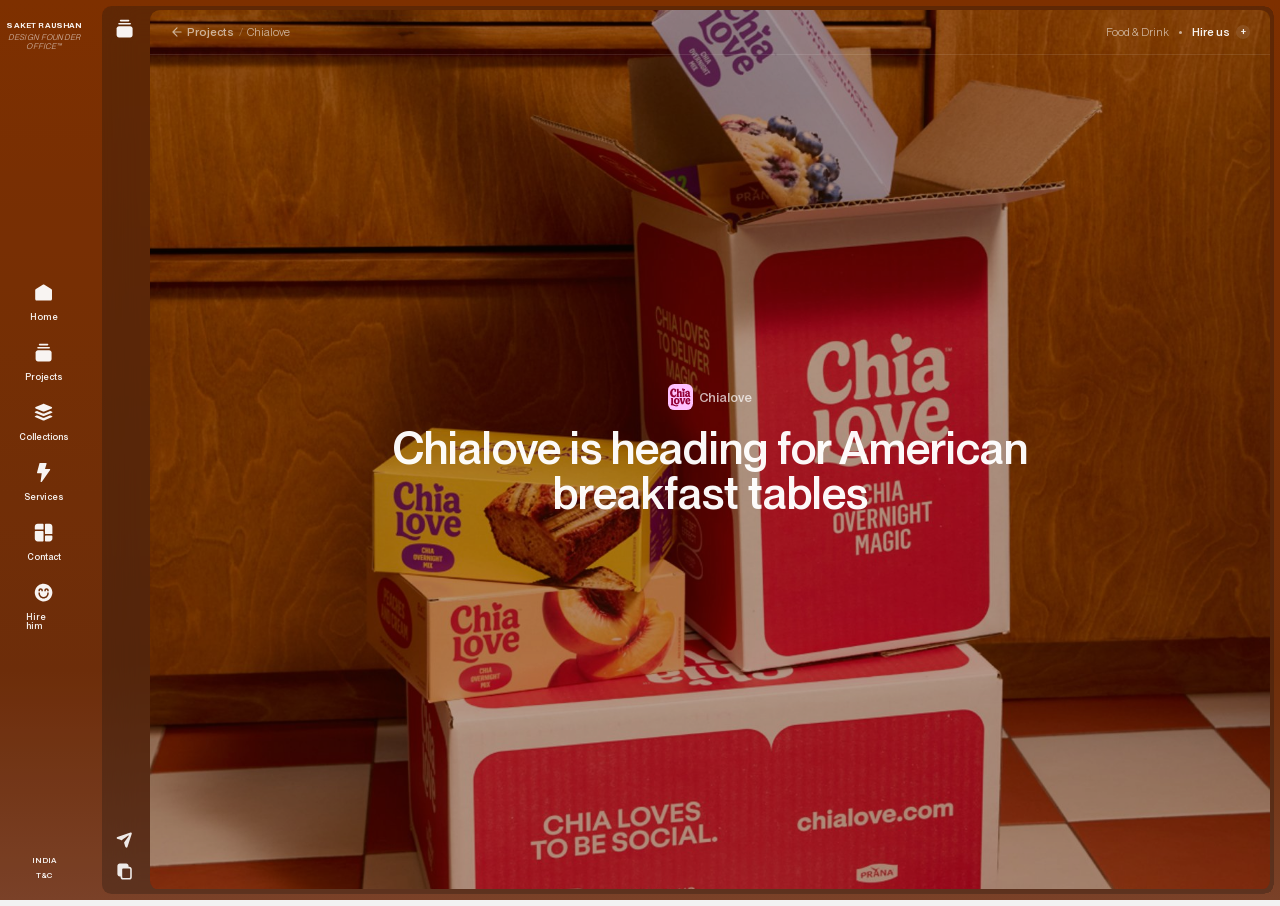
<file: projects/chialove.html>
<!doctype html>
<html lang="en">
<head>
	<meta charset="utf-8" />
	<meta name="viewport" content="width=device-width,initial-scale=1.0,viewport-fit=cover,maximum-scale=1" />
	<title>Chialove — Saket Raushan</title>
	<link rel="stylesheet" href="../css/style.css" />
</head>
<body data-home="false" data-intro-done="true" data-theme="light" class="has-scrolled svc-page proj-page proj-detail-page">

	<div class="svc-bg"></div>
	<div class="svc-hero-bg"></div>
	<div class="svc-shell">

	<!-- ===== SIDEBAR / BOTTOM NAV (identical to services.html) ===== -->
	<header class="nav">
		<a class="nav-top" href="../index.html" aria-label="Home">
			<span class="nav-top-name">SAKET RAUSHAN</span>
			<span class="nav-top-tagline">DESIGN FOUNDER OFFICE™</span>
		</a>

		<nav class="nav-items">
			<a class="nav-item" href="../index.html">
				<span class="nav-icon"><span class="nav-icon-bg"></span>
					<svg width="24" height="24" viewBox="0 0 24 24" fill="none" xmlns="http://www.w3.org/2000/svg">
						<path d="M1.5 9.11411C1.5 8.42148 1.85837 7.77815 2.44729 7.41358L10.9473 2.15168C11.5923 1.75238 12.4077 1.75238 13.0527 2.15168L21.5527 7.41358C22.1416 7.77815 22.5 8.42148 22.5 9.11411V20C22.5 21.1046 21.6046 22 20.5 22H3.5C2.39543 22 1.5 21.1046 1.5 20V9.11411Z" fill="currentColor"/>
					</svg>
				</span>
				<span class="nav-label">Home</span>
			</a>
			<button class="nav-item" id="navProjects" type="button" aria-expanded="false" aria-controls="projectsPanel">
				<span class="nav-icon"><span class="nav-icon-bg"></span>
					<svg width="24" height="24" viewBox="0 0 24 24" fill="none" xmlns="http://www.w3.org/2000/svg">
						<path d="M2 12C2 10.3431 3.34315 9 5 9H19C20.6569 9 22 10.3431 22 12V20C22 21.6569 20.6569 23 19 23H5C3.34315 23 2 21.6569 2 20V12Z" fill="currentColor"/>
						<path d="M4 6C4 5.44772 4.44772 5 5 5H19C19.5523 5 20 5.44772 20 6C20 6.55228 19.5523 7 19 7H5C4.44772 7 4 6.55228 4 6Z" fill="currentColor"/>
						<path d="M6 2C6 1.44772 6.44772 1 7 1H17C17.5523 1 18 1.44772 18 2C18 2.55228 17.5523 3 17 3H7C6.44772 3 6 2.55228 6 2Z" fill="currentColor"/>
					</svg>
				</span>
				<span class="nav-label">Projects</span>
			</button>
			<a class="nav-item" href="../index.html#collections">
				<span class="nav-icon"><span class="nav-icon-bg"></span>
					<svg width="24" height="24" viewBox="0 0 24 24" fill="none" xmlns="http://www.w3.org/2000/svg">
						<path d="M4.54433 15.7603C4.03858 15.5464 3.46536 15.5464 2.95962 15.7603L1.34204 16.4443C0.885985 16.6371 0.885986 17.441 1.34204 17.6339L11.3523 21.8668C11.7723 22.0444 12.2277 22.0444 12.6477 21.8668L22.658 17.6339C23.114 17.441 23.114 16.6371 22.658 16.4443L21.0409 15.7605C20.5351 15.5466 19.9619 15.5466 19.4562 15.7605L12.8859 18.5388C12.3117 18.7816 11.6892 18.7816 11.115 18.5388L4.54433 15.7603Z" fill="currentColor"/>
						<path d="M4.54425 10.206C4.0385 9.99211 3.46528 9.99211 2.95954 10.206L1.34204 10.8899C0.885985 11.0828 0.885986 11.8867 1.34204 12.0795L11.3523 16.3124C11.7723 16.4901 12.2277 16.4901 12.6477 16.3124L22.658 12.0795C23.114 11.8867 23.114 11.0828 22.658 10.8899L21.0408 10.2061C20.535 9.99225 19.9618 9.99225 19.4561 10.2061L12.8858 12.9844C12.3116 13.2272 11.6891 13.2272 11.1149 12.9844L4.54425 10.206Z" fill="currentColor"/>
						<path d="M11.1822 1.18588C11.7585 0.938041 12.3833 0.938041 12.9597 1.18588L22.1635 5.14361C22.7893 5.41269 22.7893 6.53431 22.1635 6.80339L12.9597 10.7611C12.3833 11.009 11.7585 11.009 11.1822 10.7611L1.9783 6.80339C1.35255 6.53431 1.35255 5.41269 1.9783 5.14361L11.1822 1.18588Z" fill="currentColor"/>
					</svg>
				</span>
				<span class="nav-label">Collections</span>
			</a>
			<a class="nav-item" href="../services.html">
				<span class="nav-icon"><span class="nav-icon-bg"></span>
					<svg width="24" height="24" viewBox="0 0 24 24" fill="none" xmlns="http://www.w3.org/2000/svg">
						<path d="M19.4998 7.5H13.7578L15.7183 0.96525C15.7866 0.738 15.7431 0.49275 15.6013 0.30225C15.4603 0.11175 15.2368 0 14.9998 0H7.49981C7.16006 0 6.86231 0.22875 6.77531 0.5565L3.77531 11.8065C3.71531 12.0315 3.76331 12.2722 3.90506 12.4567C4.04681 12.6412 4.26656 12.75 4.49981 12.75H9.64331L8.25656 23.151C8.21081 23.4938 8.40506 23.823 8.72756 23.949C8.81606 23.9835 8.90831 24 8.99981 24C9.23906 24 9.47081 23.8852 9.61481 23.6797L20.1148 8.67975C20.2753 8.451 20.2948 8.15175 20.1658 7.9035C20.0361 7.656 19.7796 7.5 19.4998 7.5Z" fill="currentColor"/>
					</svg>
				</span>
				<span class="nav-label">Services</span>
			</a>
			<a class="nav-item" href="../contact.html">
				<span class="nav-icon"><span class="nav-icon-bg"></span>
					<svg width="24" height="24" viewBox="0 0 24 24" fill="none" xmlns="http://www.w3.org/2000/svg">
						<path fill-rule="evenodd" clip-rule="evenodd" d="M4.63636 1C2.62805 1 1 2.62805 1 4.63636V7.36364C1 7.86573 1.407 8.27273 1.90909 8.27273H11C11.5021 8.27273 11.9091 7.86573 11.9091 7.36364V1.90909C11.9091 1.407 11.5021 1 11 1H4.63636ZM14.6364 1C14.1343 1 13.7273 1.407 13.7273 1.90909V13C13.7273 13.5021 14.1343 13.9091 14.6364 13.9091H22.0909C22.593 13.9091 23 13.5021 23 13V4.63636C23 2.62805 21.372 1 19.3636 1H14.6364ZM13.7273 16.6364C13.7273 16.1343 14.1343 15.7273 14.6364 15.7273H22.0909C22.593 15.7273 23 16.1343 23 16.6364V19.3636C23 21.372 21.372 23 19.3636 23H14.6364C14.1343 23 13.7273 22.593 13.7273 22.0909V16.6364ZM1.90909 10.0909C1.407 10.0909 1 10.4979 1 11V19.3636C1 21.372 2.62805 23 4.63636 23H11C11.5021 23 11.9091 22.593 11.9091 22.0909V11C11.9091 10.4979 11.5021 10.0909 11 10.0909H1.90909Z" fill="currentColor"/>
					</svg>
				</span>
				<span class="nav-label">Contact</span>
			</a>
			<a class="nav-item" href="../hire.html">
				<span class="nav-icon"><span class="nav-icon-bg"></span>
					<svg width="24" height="24" viewBox="0 0 24 24" fill="none" xmlns="http://www.w3.org/2000/svg">
						<path d="M12 1C9.82441 1 7.69767 1.64514 5.88873 2.85383C4.07979 4.06253 2.66989 5.78049 1.83733 7.79048C1.00477 9.80047 0.786929 12.0122 1.21137 14.146C1.6358 16.2798 2.68345 18.2398 4.22183 19.7782C5.76021 21.3165 7.72022 22.3642 9.85401 22.7886C11.9878 23.2131 14.1995 22.9952 16.2095 22.1627C18.2195 21.3301 19.9375 19.9202 21.1462 18.1113C22.3549 16.3023 23 14.1756 23 12C23 9.08262 21.8411 6.28472 19.7782 4.22182C17.7153 2.15892 14.9174 1 12 1ZM5.58334 9.25C5.58334 8.52065 5.87307 7.82118 6.38879 7.30546C6.90452 6.78973 7.60399 6.5 8.33334 6.5C9.06268 6.5 9.76216 6.78973 10.2779 7.30546C10.7936 7.82118 11.0833 8.52065 11.0833 9.25V10.1667H9.25V9.25C9.25 9.00688 9.15343 8.77373 8.98152 8.60182C8.80961 8.42991 8.57645 8.33333 8.33334 8.33333C8.09022 8.33333 7.85706 8.42991 7.68516 8.60182C7.51325 8.77373 7.41667 9.00688 7.41667 9.25V10.1667H5.58334V9.25ZM18.4167 12.9167C18.4167 14.6185 17.7406 16.2506 16.5373 17.4539C15.3339 18.6573 13.7018 19.3333 12 19.3333C10.2982 19.3333 8.66609 18.6573 7.46273 17.4539C6.25938 16.2506 5.58334 14.6185 5.58334 12.9167V12H7.41667V12.9167C7.41667 14.1322 7.89956 15.298 8.7591 16.1576C9.61864 17.0171 10.7844 17.5 12 17.5C13.2156 17.5 14.3814 17.0171 15.2409 16.1576C16.1004 15.298 16.5833 14.1322 16.5833 12.9167V12H18.4167V12.9167ZM18.4167 10.1667H16.5833V9.25C16.5833 9.00688 16.4868 8.77373 16.3148 8.60182C16.1429 8.42991 15.9098 8.33333 15.6667 8.33333C15.4236 8.33333 15.1904 8.42991 15.0185 8.60182C14.8466 8.77373 14.75 9.00688 14.75 9.25V10.1667H12.9167V9.25C12.9167 8.52065 13.2064 7.82118 13.7221 7.30546C14.2379 6.78973 14.9373 6.5 15.6667 6.5C16.396 6.5 17.0955 6.78973 17.6112 7.30546C18.1269 7.82118 18.4167 8.52065 18.4167 9.25V10.1667Z" fill="currentColor"/>
					</svg>
				</span>
				<span class="nav-label">Hire him</span>
			</a>
		</nav>

		<div class="nav-foot">
			<a href="#" class="lang">India</a>
			<a href="#" class="terms">T&amp;C</a>
		</div>
	</header>

	<div class="svc-share-stack">
		<button class="svc-share" id="navShare" type="button" aria-label="Share" aria-haspopup="true" aria-expanded="false">
			<svg viewBox="0 0 24 24" fill="none"><path d="M15.5674 21.1345L20.9822 4.77448C21.3111 3.78087 20.396 2.86578 19.4024 3.19465L3.04237 8.60953C2.12186 8.9142 1.81993 10.0762 2.48775 10.744C3.02938 11.2856 6.63089 12.3494 7.97257 12.7321C8.28733 12.8218 8.62114 12.7522 8.88034 12.5523C10.2782 11.4744 14.0139 8.77177 16.5307 6.95965C16.9897 6.62916 17.5519 7.19174 17.2211 7.65052C15.4075 10.1659 12.7027 13.8994 11.6247 15.2966C11.4247 15.5558 11.3551 15.8896 11.4448 16.2043C11.8275 17.546 12.8913 21.1475 13.4329 21.6891C14.1007 22.357 15.2627 22.055 15.5674 21.1345Z" fill="currentColor" fill-opacity="0.95"/></svg>
		</button>
		<button class="svc-copy" id="navCopy" type="button" aria-label="Copy link">
			<svg viewBox="0 0 24 24" fill="none"><path fill-rule="evenodd" clip-rule="evenodd" d="M3 5C3 3.34315 4.34315 2 6 2H14C15.6569 2 17 3.34315 17 5V6H18C19.6569 6 21 7.34315 21 9V19C21 20.6569 19.6569 22 18 22H10C8.34315 22 7 20.6569 7 19V18H6C4.34315 18 3 16.6569 3 15V5ZM19 9C19 8.44772 18.5523 8 18 8H10C9.44772 8 9 8.44771 9 9V19C9 19.5523 9.44772 20 10 20H18C18.5523 20 19 19.5523 19 19V9Z" fill="currentColor" fill-opacity="0.95"/></svg>
			<span class="svc-copy-tip">Copy</span>
		</button>
		<div class="svc-share-menu" id="navShareMenu" hidden>
			<div class="svc-share-menu-label">Share</div>
			<a href="#" class="svc-share-item" data-share="facebook"><svg viewBox="0 0 24 24" fill="currentColor"><path d="M22 12a10 10 0 1 0-11.6 9.9v-7H7.9V12h2.5V9.8c0-2.5 1.5-3.9 3.8-3.9 1.1 0 2.2.2 2.2.2v2.5h-1.2c-1.2 0-1.6.8-1.6 1.6V12h2.8l-.4 2.9h-2.4v7A10 10 0 0 0 22 12z"/></svg>Facebook</a>
			<a href="#" class="svc-share-item" data-share="linkedin"><svg viewBox="0 0 24 24" fill="currentColor"><path d="M19 3a2 2 0 0 1 2 2v14a2 2 0 0 1-2 2H5a2 2 0 0 1-2-2V5a2 2 0 0 1 2-2h14zM8.3 18.3V10H5.8v8.3h2.5zM7 8.9a1.4 1.4 0 1 0 0-2.9 1.4 1.4 0 0 0 0 2.9zm11.3 9.4v-4.6c0-2.5-1.3-3.6-3.1-3.6-1.4 0-2 .8-2.4 1.3V10h-2.5v8.3h2.5v-4.6c0-.3 0-.5.1-.7.2-.5.7-1.1 1.5-1.1 1.1 0 1.5.8 1.5 2v4.4h2.5z"/></svg>LinkedIn</a>
			<a href="#" class="svc-share-item" data-share="x"><svg viewBox="0 0 24 24" fill="currentColor"><path d="M18.9 2H22l-7.6 8.6L23 22h-7l-5.5-6.7L4 22H1l8.1-9.2L1 2h7.2l5 6.1L18.9 2zm-1.2 18h1.7L7.4 4h-1.8l12.1 16z"/></svg>X</a>
			<a href="#" class="svc-share-item" data-share="email"><svg viewBox="0 0 24 24" fill="none" stroke="currentColor" stroke-width="1.5"><rect x="2" y="4" width="20" height="16" rx="2"/><path d="M2 6l10 7 10-7"/></svg>Email</a>
		</div>
	</div>

	<!-- ===== PROJECTS PANEL (shared, identical to services.html) ===== -->
	<div class="projects-panel" id="projectsPanel" aria-hidden="true">
		<div class="projects-panel-bg"></div>
		<div class="projects-panel-inner">
			<div class="projects-panel-head">
				<button class="projects-panel-close" id="projectsPanelClose" type="button" aria-label="Close">
					<svg width="16" height="16" viewBox="0 0 16 16" fill="none"><path fill-rule="evenodd" clip-rule="evenodd" d="M5.52794 12.4715C5.26759 12.2111 5.26759 11.789 5.52794 11.5287L9.05654 8.00008L5.52794 4.47149C5.26759 4.21114 5.26759 3.78903 5.52794 3.52868C5.78829 3.26833 6.2104 3.26833 6.47075 3.52868L10.4708 7.52868C10.7311 7.78903 10.7311 8.21114 10.4708 8.47149L6.47075 12.4715C6.2104 12.7319 5.78829 12.7319 5.52794 12.4715Z" fill="currentColor" transform="rotate(180 8 8)"/></svg>
				</button>
				<h2>Projects</h2>
				<a href="../projects.html" class="projects-panel-all">
					All
					<svg width="16" height="16" viewBox="0 0 16 16" fill="none"><path fill-rule="evenodd" clip-rule="evenodd" d="M7.52925 2.86195C7.2689 3.1223 7.2689 3.54441 7.52925 3.80476L11.0578 7.33335H3.33398C2.96579 7.33335 2.66732 7.63183 2.66732 8.00002C2.66732 8.36821 2.96579 8.66669 3.33398 8.66669H11.0578L7.52925 12.1953C7.2689 12.4556 7.2689 12.8777 7.52925 13.1381C7.7896 13.3984 8.21171 13.3984 8.47206 13.1381L13.1387 8.47142C13.3991 8.21108 13.3991 7.78896 13.1387 7.52862L8.47206 2.86195C8.21171 2.6016 7.7896 2.6016 7.52925 2.86195Z" fill="currentColor"/></svg>
				</a>
			</div>
			<div class="projects-panel-scroll">
				<div class="projects-panel-tabs">
					<button class="projects-panel-tab is-active" type="button" data-filter="Branding">Branding</button>
					<button class="projects-panel-tab" type="button" data-filter="Web">Design</button>
					<button class="projects-panel-tab" type="button" data-filter="Content">Development</button>
				</div>
				<div class="projects-panel-grid">
				<a href="#" class="projects-panel-card" data-tabs="Branding Web Content">
					<div class="projects-panel-card-img"><img src="../assets/images/proj-chialove.jpg" alt=""></div>
					<div class="projects-panel-card-meta">
						<img src="../assets/images/logo-chialove.svg" alt="">
						<div class="projects-panel-card-text"><div class="projects-panel-card-title">Chialove</div><div class="projects-panel-card-cat">Food &amp; Drink</div></div>
					</div>
				</a>
				<a href="#" class="projects-panel-card" data-tabs="Branding Web">
					<div class="projects-panel-card-img"><img src="../assets/images/proj-clef-des-champs-2.jpg" alt=""></div>
					<div class="projects-panel-card-meta">
						<img src="../assets/images/logo-clef-des-champs-2.svg" alt="">
						<div class="projects-panel-card-text"><div class="projects-panel-card-title">Clef des Champs</div><div class="projects-panel-card-cat">Food &amp; Drink</div></div>
					</div>
				</a>
				<a href="#" class="projects-panel-card" data-tabs="Branding Web">
					<div class="projects-panel-card-img"><img src="../assets/images/proj-ditchfield.jpg" alt=""></div>
					<div class="projects-panel-card-meta">
						<img src="../assets/images/logo-ditchfield.svg" alt="">
						<div class="projects-panel-card-text"><div class="projects-panel-card-title">Ditchfield</div><div class="projects-panel-card-cat">Food &amp; Drink</div></div>
					</div>
				</a>
				<a href="#" class="projects-panel-card" data-tabs="Branding Web Content">
					<div class="projects-panel-card-img"><img src="../assets/images/proj-cinema-cinema.jpg" alt=""></div>
					<div class="projects-panel-card-meta">
						<img src="../assets/images/logo-cinema-cinema.svg" alt="">
						<div class="projects-panel-card-text"><div class="projects-panel-card-title">Cinéma Cinéma</div><div class="projects-panel-card-cat">Entertainment</div></div>
					</div>
				</a>
				<a href="#" class="projects-panel-card" data-tabs="Branding Web Content">
					<div class="projects-panel-card-img"><img src="../assets/images/proj-sovimage.jpg" alt=""></div>
					<div class="projects-panel-card-meta">
						<img src="../assets/images/logo-sovimage.svg" alt="">
						<div class="projects-panel-card-text"><div class="projects-panel-card-title">Sovimage</div><div class="projects-panel-card-cat">Entertainment</div></div>
					</div>
				</a>
			</div>
			</div>
		</div>
	</div>
	<main class="svc-main proj-main proj-detail-main">
		<a href="../projects.html" class="svc-crumb-icon" aria-label="Projects">
			<svg width="20" height="20" viewBox="0 0 24 24" fill="none" xmlns="http://www.w3.org/2000/svg">
				<path d="M2 12C2 10.3431 3.34315 9 5 9H19C20.6569 9 22 10.3431 22 12V20C22 21.6569 20.6569 23 19 23H5C3.34315 23 2 21.6569 2 20V12Z" fill="currentColor"/>
				<path d="M4 6C4 5.44772 4.44772 5 5 5H19C19.5523 5 20 5.44772 20 6C20 6.55228 19.5523 7 19 7H5C4.44772 7 4 6.55228 4 6Z" fill="currentColor"/>
				<path d="M6 2C6 1.44772 6.44772 1 7 1H17C17.5523 1 18 1.44772 18 2C18 2.55228 17.5523 3 17 3H7C6.44772 3 6 2.55228 6 2Z" fill="currentColor"/>
			</svg>
		</a>
		<div class="proj-detail-frame">
		<div class="svc-scroll-inner proj-detail-scroll-inner">
		<div class="svc-scroll-gradient"></div>

		<header class="proj-hero-header proj-detail-header">
			<div class="proj-detail-crumb">
				<a href="../projects.html">
					<svg width="16" height="16" viewBox="0 0 16 16" fill="none" class="proj-detail-crumb-arrow"><path fill-rule="evenodd" clip-rule="evenodd" d="M7.52925 2.86195C7.2689 3.1223 7.2689 3.54441 7.52925 3.80476L11.0578 7.33335H3.33398C2.96579 7.33335 2.66732 7.63183 2.66732 8.00002C2.66732 8.36821 2.96579 8.66669 3.33398 8.66669H11.0578L7.52925 12.1953C7.2689 12.4556 7.2689 12.8777 7.52925 13.1381C7.7896 13.3984 8.21171 13.3984 8.47206 13.1381L13.1387 8.47142C13.3991 8.21108 13.3991 7.78896 13.1387 7.52862L8.47206 2.86195C8.21171 2.6016 7.7896 2.6016 7.52925 2.86195Z" fill="currentColor"/></svg>
					<span class="proj-detail-crumb-label">Projects</span>
				</a>
				<span class="proj-detail-crumb-sep">/</span>
				<span class="proj-detail-crumb-current">Chialove</span>
			</div>
			<div class="proj-detail-tags">
				<span class="proj-detail-industry">Food &amp; Drink</span>
				<span class="proj-detail-dot"></span>
				<a href="../hire.html" class="proj-detail-hire">Hire us <span class="proj-detail-hire-plus">+</span></a>
			</div>
		</header>

		<div class="proj-detail-hero-bg-wrap">
			<div class="proj-detail-hero-bg"><img src="../assets/images/chialove-hero-real.jpg" alt=""></div>
		</div>
		<section class="proj-detail-hero">
			<div class="proj-detail-hero-stage">
				<div class="proj-detail-hero-content">
					<div class="proj-detail-hero-badge"><img src="../assets/images/logo-chialove.svg" alt="">Chialove</div>
					<p class="proj-detail-hero-headline">Chialove is heading for American breakfast tables</p>
				</div>
			</div>
			<div class="proj-detail-intro-text">
				<p>Prana, a well-known Canadian company, handed us a substantial mandate: take its overnight chia brand DTC in the United States. We evolved the identity created by their in-house team for digital: e-commerce packaging design, Shopify experience, social content system, and photo direction.</p>
				<p>In a world caught between wellness that feels like a prescription and convenience that feels like a compromise, Chialove takes a stand for food that works with real life: a small move today is a head start on tomorrow.</p>
				<p>Breakfast is served.</p>
			</div>
		</section>

		<section class="proj-detail-gallery">
			<div class="proj-gallery-rail" aria-hidden="true">
				<div class="proj-gallery-progress"></div>
				<button class="proj-gallery-thumb is-active" data-slide="gslide-0" type="button"><img src="../assets/images/chialove-gallery/slide-00.jpg" alt=""></button>
				<button class="proj-gallery-thumb" data-slide="gslide-1" type="button"><video src="../assets/video/chialove/slide-01.mp4" muted playsinline preload="metadata"></video></button>
				<button class="proj-gallery-thumb" data-slide="gslide-2" type="button"><video src="../assets/video/chialove/slide-02.mp4" muted playsinline preload="metadata"></video></button>
				<button class="proj-gallery-thumb" data-slide="gslide-3" type="button"><img src="../assets/images/chialove-gallery/slide-03a.jpg" alt=""></button>
				<button class="proj-gallery-thumb" data-slide="gslide-4" type="button"><img src="../assets/images/chialove-gallery/slide-04a.jpg" alt=""></button>
				<button class="proj-gallery-thumb" data-slide="gslide-5" type="button"><img src="../assets/images/chialove-gallery/slide-05.jpg" alt=""></button>
				<button class="proj-gallery-thumb" data-slide="gslide-6" type="button"><video src="../assets/video/chialove/slide-06a.mp4" muted playsinline preload="metadata"></video></button>
				<button class="proj-gallery-thumb" data-slide="gslide-7" type="button"><video src="../assets/video/chialove/slide-07.mp4" muted playsinline preload="metadata"></video></button>
				<button class="proj-gallery-thumb" data-slide="gslide-8" type="button"><img src="../assets/images/chialove-gallery/slide-08b.jpg" alt=""></button>
			</div>
			<div class="proj-gallery-stack">
				<div class="proj-gallery-row" id="gslide-0">
					<div class="proj-gallery-media">
						<img src="../assets/images/chialove-gallery/slide-00.jpg" alt="">
					</div>
				</div>
				<div class="proj-gallery-row" id="gslide-1">
					<div class="proj-gallery-media proj-gallery-split">
						<video src="../assets/video/chialove/slide-01.mp4" muted loop playsinline autoplay></video>
						<img src="../assets/images/chialove-gallery/slide-01b.jpg" alt="">
					</div>
				</div>
				<div class="proj-gallery-row" id="gslide-2">
					<div class="proj-gallery-media">
						<video src="../assets/video/chialove/slide-02.mp4" muted loop playsinline autoplay></video>
					</div>
				</div>
				<div class="proj-gallery-row" id="gslide-3">
					<div class="proj-gallery-media proj-gallery-split">
						<img src="../assets/images/chialove-gallery/slide-03a.jpg" alt="">
						<video src="../assets/video/chialove/slide-03b.mp4" muted loop playsinline autoplay></video>
					</div>
				</div>
				<div class="proj-gallery-row" id="gslide-4">
					<div class="proj-gallery-media proj-gallery-split">
						<img src="../assets/images/chialove-gallery/slide-04a.jpg" alt="">
						<img src="../assets/images/chialove-gallery/slide-04b.jpg" alt="">
					</div>
				</div>
				<div class="proj-gallery-row" id="gslide-5">
					<div class="proj-gallery-media">
						<img src="../assets/images/chialove-gallery/slide-05.jpg" alt="">
					</div>
				</div>
				<div class="proj-gallery-row" id="gslide-6">
					<div class="proj-gallery-media proj-gallery-split">
						<video src="../assets/video/chialove/slide-06a.mp4" muted loop playsinline autoplay></video>
						<video src="../assets/video/chialove/slide-06b.mp4" muted loop playsinline autoplay></video>
					</div>
				</div>
				<div class="proj-gallery-row" id="gslide-7">
					<div class="proj-gallery-media">
						<video src="../assets/video/chialove/slide-07.mp4" muted loop playsinline autoplay></video>
					</div>
				</div>
				<div class="proj-gallery-row proj-gallery-row-last" id="gslide-8">
					<div class="proj-gallery-media proj-gallery-split">
						<video src="../assets/video/chialove/slide-08a.mp4" muted loop playsinline autoplay></video>
						<img src="../assets/images/chialove-gallery/slide-08b.jpg" alt="">
					</div>
				</div>
			</div>
		</section>

		<section class="proj-detail-credits">
			<div class="proj-credit-grid">
				<div class="proj-credit-card"><img src="../assets/images/chialove-credits/anne-sylvestre.jpg" alt=""><p><span>Creative Direction</span> &bull; Anne Sylvestre</p></div>
				<div class="proj-credit-card"><img src="../assets/images/chialove-credits/alex-leduc.jpg" alt=""><p><span>Web Design</span> &bull; Alex Leduc</p></div>
				<div class="proj-credit-card"><img src="../assets/images/chialove-credits/frankie-latour.jpg" alt=""><p><span>Brand Strategy</span> &bull; Frankie Latour</p></div>
				<div class="proj-credit-card"><img src="../assets/images/chialove-credits/william-wachter.jpg" alt=""><p><span>Art Direction</span> &bull; William Wachter</p></div>
				<div class="proj-credit-card"><img src="../assets/images/chialove-credits/alexis-charette.jpg" alt=""><p><span>Web Design</span> &bull; Alexis Charette</p></div>
				<div class="proj-credit-card"><img src="../assets/images/chialove-credits/camille-blackburn.jpg" alt=""><p><span>Project Management</span> &bull; Camille Blackburn</p></div>
				<div class="proj-credit-card"><img src="../assets/images/chialove-credits/marie-france-falardeau.jpg" alt=""><p><span>Creative Production</span> &bull; Marie-France Falardeau</p></div>
				<div class="proj-credit-card"><img src="../assets/images/chialove-credits/thomas-bertrand.jpg" alt=""><p><span>Brand &amp; Motion designer</span> &bull; Thomas Bertrand</p></div>
				<div class="proj-credit-card"><img src="../assets/images/chialove-credits/paul-antoine-gauvreau.jpg" alt=""><p><span>Web Development</span> &bull; Paul-Antoine Gauvreau</p></div>
				<div class="proj-credit-card"><img src="../assets/images/chialove-credits/fred-eric-auger.jpg" alt=""><p><span>Web Development</span> &bull; Fred-Éric Auger</p></div>
				<div class="proj-credit-card"><img src="../assets/images/chialove-credits/nicolas-brassard-ferron.jpg" alt=""><p><span>Technical Direction</span> &bull; Nicolas Brassard-Ferron</p></div>
				<div class="proj-credit-card"><img src="../assets/images/chialove-credits/stephanie-forget.jpg" alt=""><p><span>Content Management</span> &bull; Stéphanie Forget</p></div>
				<div class="proj-credit-card"><img src="../assets/images/chialove-credits/gabrielle-normand-viau.jpg" alt=""><p><span>Account Management</span> &bull; Gabrielle Normand-Viau</p></div>
			</div>
			<div class="proj-detail-thanks">
				<div class="proj-detail-thanks-label">Special thanks to our collaborators</div>
				<div class="proj-detail-thanks-list">Jaysson Gallant <b>Photography</b> &middot; Hugo Dubé-Bouchard <b>DOP</b> &middot; Roxanne Desmarais <b>Assist-Photo</b> &middot; Jeremy Aubut <b>Assist-Video</b> &middot; Youri Pelletier <b>Gaffer</b> &middot; Roxanne Chagnon <b>Prop Stylist</b> &middot; Daniel Raiche <b>Food Stylist</b> &middot; Indiana Bourassa-Petit <b>Stylist</b> &middot; Jean-François Casselman Dupont <b>MUA</b> &middot; Marie-Christine Champagne <b>Assist Food Stylist</b> &middot; Camille Paradis <b>Assist Prop Stylist</b></div>
			</div>
		</section>

		<section class="proj-detail-facts">
			<div class="proj-facts-row">
				<div class="proj-facts-label">Services</div>
				<div class="proj-facts-services">
					<a href="../services.html" class="proj-facts-service"><span>Design System and Brand Guide</span><span class="proj-facts-learn">Learn more <svg width="12" height="12" viewBox="0 0 16 16" fill="none"><path fill-rule="evenodd" clip-rule="evenodd" d="M7.52925 2.86195C7.2689 3.1223 7.2689 3.54441 7.52925 3.80476L11.0578 7.33335H3.33398C2.96579 7.33335 2.66732 7.63183 2.66732 8.00002C2.66732 8.36821 2.96579 8.66669 3.33398 8.66669H11.0578L7.52925 12.1953C7.2689 12.4556 7.2689 12.8777 7.52925 13.1381C7.7896 13.3984 8.21171 13.3984 8.47206 13.1381L13.1387 8.47142C13.3991 8.21108 13.3991 7.78896 13.1387 7.52862L8.47206 2.86195C8.21171 2.6016 7.7896 2.6016 7.52925 2.86195Z" fill="currentColor"/></svg></span></a>
					<a href="../services.html" class="proj-facts-service"><span>Brand Strategy</span><span class="proj-facts-learn">Learn more <svg width="12" height="12" viewBox="0 0 16 16" fill="none"><path fill-rule="evenodd" clip-rule="evenodd" d="M7.52925 2.86195C7.2689 3.1223 7.2689 3.54441 7.52925 3.80476L11.0578 7.33335H3.33398C2.96579 7.33335 2.66732 7.63183 2.66732 8.00002C2.66732 8.36821 2.96579 8.66669 3.33398 8.66669H11.0578L7.52925 12.1953C7.2689 12.4556 7.2689 12.8777 7.52925 13.1381C7.7896 13.3984 8.21171 13.3984 8.47206 13.1381L13.1387 8.47142C13.3991 8.21108 13.3991 7.78896 13.1387 7.52862L8.47206 2.86195C8.21171 2.6016 7.7896 2.6016 7.52925 2.86195Z" fill="currentColor"/></svg></span></a>
					<a href="../services.html" class="proj-facts-service"><span>Branding</span><span class="proj-facts-learn">Learn more <svg width="12" height="12" viewBox="0 0 16 16" fill="none"><path fill-rule="evenodd" clip-rule="evenodd" d="M7.52925 2.86195C7.2689 3.1223 7.2689 3.54441 7.52925 3.80476L11.0578 7.33335H3.33398C2.96579 7.33335 2.66732 7.63183 2.66732 8.00002C2.66732 8.36821 2.96579 8.66669 3.33398 8.66669H11.0578L7.52925 12.1953C7.2689 12.4556 7.2689 12.8777 7.52925 13.1381C7.7896 13.3984 8.21171 13.3984 8.47206 13.1381L13.1387 8.47142C13.3991 8.21108 13.3991 7.78896 13.1387 7.52862L8.47206 2.86195C8.21171 2.6016 7.7896 2.6016 7.52925 2.86195Z" fill="currentColor"/></svg></span></a>
					<a href="../services.html" class="proj-facts-service"><span>Website &amp; Platform</span><span class="proj-facts-learn">Learn more <svg width="12" height="12" viewBox="0 0 16 16" fill="none"><path fill-rule="evenodd" clip-rule="evenodd" d="M7.52925 2.86195C7.2689 3.1223 7.2689 3.54441 7.52925 3.80476L11.0578 7.33335H3.33398C2.96579 7.33335 2.66732 7.63183 2.66732 8.00002C2.66732 8.36821 2.96579 8.66669 3.33398 8.66669H11.0578L7.52925 12.1953C7.2689 12.4556 7.2689 12.8777 7.52925 13.1381C7.7896 13.3984 8.21171 13.3984 8.47206 13.1381L13.1387 8.47142C13.3991 8.21108 13.3991 7.78896 13.1387 7.52862L8.47206 2.86195C8.21171 2.6016 7.7896 2.6016 7.52925 2.86195Z" fill="currentColor"/></svg></span></a>
					<a href="../services.html" class="proj-facts-service"><span>Creative Content</span><span class="proj-facts-learn">Learn more <svg width="12" height="12" viewBox="0 0 16 16" fill="none"><path fill-rule="evenodd" clip-rule="evenodd" d="M7.52925 2.86195C7.2689 3.1223 7.2689 3.54441 7.52925 3.80476L11.0578 7.33335H3.33398C2.96579 7.33335 2.66732 7.63183 2.66732 8.00002C2.66732 8.36821 2.96579 8.66669 3.33398 8.66669H11.0578L7.52925 12.1953C7.2689 12.4556 7.2689 12.8777 7.52925 13.1381C7.7896 13.3984 8.21171 13.3984 8.47206 13.1381L13.1387 8.47142C13.3991 8.21108 13.3991 7.78896 13.1387 7.52862L8.47206 2.86195C8.21171 2.6016 7.7896 2.6016 7.52925 2.86195Z" fill="currentColor"/></svg></span></a>
				</div>
			</div>
			<div class="proj-facts-row">
				<div class="proj-facts-label">Year</div>
				<div class="proj-facts-value">2026</div>
			</div>
			<div class="proj-facts-row">
				<div class="proj-facts-label">Client</div>
				<div class="proj-facts-client"><img src="../assets/images/chialove-client-prana.svg" alt="">Prana Foods</div>
			</div>
			<div class="proj-facts-row proj-facts-row-last">
				<div class="proj-facts-label">Industry</div>
				<div class="proj-facts-value">Food &amp; Drink</div>
			</div>
		</section>

		<section class="proj-detail-collections">
			<div class="proj-collections-head">
				<div class="proj-collections-label">Collections</div>
				<div class="proj-collections-sub">Featured in</div>
			</div>
			<div class="proj-detail-collections-grid">
				<a href="../index.html#collections" class="proj-coll-card">
					<div class="proj-coll-card-img"><img src="../assets/images/coll-branddeep.jpg" alt="">
						<div class="proj-coll-watermark">DEUX HUIT HUIT<br>SUPERDIGITAL<br>DESIGN OFFICE™</div>
						<div class="proj-coll-title">Brand-deep</div>
					</div>
					<p class="proj-coll-caption">Projects that have made an impact with their branded content.</p>
				</a>
				<a href="../index.html#collections" class="proj-coll-card">
					<div class="proj-coll-card-img"><img src="../assets/images/coll-dopamine.jpg" alt="">
						<div class="proj-coll-watermark">DEUX HUIT HUIT<br>SUPERDIGITAL<br>DESIGN OFFICE™</div>
						<div class="proj-coll-title">Dig In &amp; Drink Up</div>
					</div>
					<p class="proj-coll-caption">Projects serving up flavor-forward branding.</p>
				</a>
				<a href="../index.html#collections" class="proj-coll-card">
					<div class="proj-coll-card-img"><img src="../assets/images/coll-dopamine.jpg" alt="">
						<div class="proj-coll-watermark">DEUX HUIT HUIT<br>SUPERDIGITAL<br>DESIGN OFFICE™</div>
						<div class="proj-coll-title">Dopamine</div>
					</div>
					<p class="proj-coll-caption">Projects giving that glow up energy.</p>
				</a>
			</div>
		</section>

		</div>
		</div>
	</main>

	</div><!-- /.svc-shell -->

	<script src="../js/main.js"></script>
	<script>
	if (location.hostname === 'localhost' || location.hostname === '127.0.0.1') {
		const watched = [location.pathname, '../css/style.css', '../js/main.js'];
		const lastModified = {};
		setInterval(async () => {
			try {
				for (const path of watched) {
					const res = await fetch(path, { method: 'HEAD', cache: 'no-store' });
					const lm = res.headers.get('last-modified');
					if (lastModified[path] && lm && lm !== lastModified[path]) { location.reload(); return; }
					lastModified[path] = lm;
				}
			} catch (e) {}
		}, 1000);
	}
	</script>
</body>
</html>
</file>
<file: css/style.css>
/* self-hosted — the reference's actual typeface (PP Neue Montreal), not
   a lookalike. Confirmed via computed font-family/@font-face on the
   live site and downloaded from its own font file. Variable weight
   100-900, matching the reference's own @font-face declaration. */
@font-face{
	font-family:'PPNeue';
	font-style:normal;
	font-weight:100 900;
	font-display:swap;
	src:url('../assets/fonts/ppneuemontreal-variable.woff2') format('woff2-variations');
}

/* ===== reset ===== */
*,*::before,*::after{box-sizing:border-box;margin:0;padding:0;border:0}
img,video{display:block;max-width:100%;height:auto}
a{color:inherit;text-decoration:none}
button{font:inherit;color:inherit;background:none;cursor:pointer;-webkit-appearance:none}
ul{list-style:none}

/* ===== fluid type system (same mechanism as reference: clamp root size to viewport) ===== */
:root{
	--viewport-desktop:1600;
	--factor-desktop:1vw;
	--viewport-mobile:800;
	--factor-mobile:2vw;
	--viewport:var(--viewport-mobile);
	--factor:var(--factor-mobile);
	--viewport-ratio:calc(1000 / var(--viewport) * var(--factor));
}
@media (min-width:800px){
	:root{--viewport:var(--viewport-desktop);--factor:var(--factor-desktop)}
}
html{font-size:56.25%} /* 9px */
@media (min-width:360px){html{font-size:var(--viewport-ratio)}}
@media (min-width:1600px){html{font-size:62.5%}} /* 10px */

@media (prefers-reduced-motion:reduce){
	*,*::before,*::after{animation-duration:.001ms!important;animation-iteration-count:1!important;transition-duration:.001ms!important;scroll-behavior:auto!important}
}

/* ===== tokens ===== */
:root{
	--ease: cubic-bezier(.19,1,.22,1);   /* signature easing used everywhere on the reference */
	--ease-soft: cubic-bezier(.215,.61,.355,1);
	--font-main: 'PPNeue', ui-sans-serif, system-ui, -apple-system, 'Segoe UI', sans-serif;

	--bg-dark: linear-gradient(#17181a,#0c0d0e);
	--bg-light: #f2f2f2;

	--nav-width: 12rem;
	--nav-visual-width: 11rem;
}

/* the reference site's homepage is light throughout — no persistent dark hero */
body{
	--fg-default: rgba(0,0,0,.9);
	--fg-mute: rgba(0,0,0,.6);
	--fg-subtle: rgba(0,0,0,.25);
	--fg-faint: rgba(0,0,0,.05);
	--bg-current: var(--bg-light);
}

html,body{height:100%}
body{
	font-family:var(--font-main);
	/* 1.6rem, not 1.5 — confirmed against the reference's actual computed
	   body font-size (16px at this root scale, not 15px). Since every
	   other size on the page is expressed in rem relative to this base,
	   that one-notch error was cascading into every button/heading/label
	   being ~6% off throughout the whole site. */
	font-size:max(9px,1.6rem);
	line-height:1.5;
	color:var(--fg-default);
	background:var(--bg-current);
	-webkit-font-smoothing:antialiased;
	transition:background .6s var(--ease), color .3s linear;
	overflow-x:hidden;
}

/* ===== NAV ===== */
.nav{
	position:fixed;
	left:0;bottom:0;
	width:100%;
	z-index:50;
	display:flex;
	flex-direction:row;
	align-items:center;
	justify-content:space-between;
	padding:1.2rem 1.6rem;
	background:var(--bg-current);
	transition:background .6s var(--ease);
}
@media (min-width:800px){
	.nav{
		top:0;left:0;bottom:0;width:var(--nav-visual-width);
		flex-direction:column;justify-content:space-between;
		padding:2.4rem 0;
		opacity:0;
		pointer-events:none;
		/* hard toggle, not a fade/slide-in — confirmed against the
		   reference's actual behavior */
	}
	/* hidden until the user actually scrolls — matches the reference,
	   which never shows the sidebar at scrollY=0 */
	body.has-scrolled .nav{
		opacity:1;
		pointer-events:auto;
	}
}

body[data-home="true"] .nav-items,
body[data-home="true"] .nav-foot{
	transition:opacity .2s var(--ease);
}

.nav-top{display:none}
@media (min-width:800px){
	/* centered within the sidebar's own width, not left-aligned with a
	   fixed padding — requested for both this page and the homepage */
	.nav-top{display:flex;flex-direction:column;align-items:center;gap:.2rem;padding:0 .8rem;text-align:center}
}
.nav-top-name{font-size:1rem;font-weight:700;letter-spacing:.02em;color:var(--fg-default);white-space:nowrap}
.nav-top-tagline{font-size:1rem;font-style:italic;font-weight:400;letter-spacing:.02em;color:var(--fg-mute);line-height:1.2}

.nav-items{display:flex;flex-direction:row;gap:.8rem}
@media (min-width:800px){
	.nav-items{flex-direction:column;align-items:center;gap:1.6rem}
}
/* icon box is a 44x44 square (matches reference), but the item itself
   is NOT forced into that same square — it auto-sizes taller to fit
   the label stacked below it (confirmed on the reference: 44 wide,
   57 tall for the whole icon+label item, not a fixed 44x44) */
.nav-item{
	display:flex;flex-direction:column;align-items:center;gap:.4rem;
	width:4.4rem;justify-content:center;
	color:var(--fg-default);
}
/* no hover background at all — confirmed on the reference: nothing
   changes (bg, icon fill, label opacity, all identical) when hovering
   these nav items, so the highlight this used to have was invented,
   not something to match */
.nav-icon{
	position:relative;
	width:4.4rem;height:4.4rem;display:flex;align-items:center;justify-content:center;
}
/* same scale+fade backdrop mechanism as .hire-btn-bg, white instead
   of the faint black used there — a deliberate addition, not
   something the reference itself has on these icons */
.nav-icon-bg{
	position:absolute;inset:0;
	border-radius:1.6rem;background:#fff;
	opacity:0;transform:scale(.8);
	transition:opacity .3s var(--ease),transform .3s var(--ease);
}
.nav-item:hover .nav-icon-bg{opacity:1;transform:scale(1)}
.nav-icon svg{position:relative;width:2.4rem;height:2.4rem} /* 24px, confirmed exactly against the reference's own svg */
/* 11px/600/line-height 1, letter-spacing .01em, NOT uppercase, full
   opacity — every value confirmed via computed styles on the
   reference's own nav labels (text-transform:uppercase and
   opacity:.85 were wrong guesses, reference shows "Home" etc in
   normal case at full opacity) */
.nav-label{
	font-size:1.1rem;font-weight:600;line-height:1;letter-spacing:.01em;
}
@media (max-width:799px){.nav-label{display:none}}

.nav-foot{display:flex;gap:1rem;font-size:1rem;font-weight:600;text-transform:uppercase;color:var(--fg-mute)}
@media (min-width:800px){
	.nav-foot{flex-direction:column;align-items:center;gap:.4rem}
}

/* share/copy widget (services.html only) — floats at the bottom-left
   of the CONTENT area, not the sidebar; confirmed via the reference's
   own button rects (x:136, just past its ~128px sidebar, stacked
   vertically near the bottom of the viewport) */
.svc-share-stack{display:none}
@media (min-width:800px){
	.svc-share-stack{
		position:fixed;z-index:55;
		left:calc(var(--nav-width) + 1.6rem);bottom:1.6rem;
		display:flex;flex-direction:column;
		transition:left .4s var(--ease);
	}
	body.projects-panel-open .svc-share-stack{left:calc(var(--nav-width) + 40rem + 1.6rem)}
}
.svc-share,.svc-copy{
	position:relative;
	display:flex;align-items:center;justify-content:center;
	width:4rem;height:4rem;
	color:rgba(255,255,255,.95);
}
.svc-share svg,.svc-copy svg{width:2.4rem;height:2.4rem}
/* exact values confirmed against the reference's own "_tooltip-menu":
   bg rgb(26,26,26), text rgb(229,229,229), 16px text (not 11px),
   8px/12px padding (not 4px/8px), 8px radius (not 6px) */
.svc-copy-tip{
	position:absolute;left:calc(100% + .8rem);top:50%;transform:translateY(-50%);
	display:flex;align-items:center;gap:.6rem;
	padding:.8rem 1.2rem;border-radius:.8rem;
	background:#1a1a1a;color:#e5e5e5;
	font-size:1.6rem;font-weight:500;white-space:nowrap;
	opacity:0;pointer-events:none;
	transition:opacity .2s var(--ease);
}
.svc-copy-tip-check{width:1.6rem;height:1.6rem;flex-shrink:0}
.svc-copy:hover .svc-copy-tip{opacity:1}
.svc-copy.is-copied .svc-copy-tip{opacity:1}

.svc-share-menu{
	position:absolute;left:calc(100% + 1.2rem);bottom:0;
	width:16rem;padding:1.2rem;border-radius:1.2rem;
	background:rgba(20,20,20,.95);backdrop-filter:blur(1.2rem);
	box-shadow:0 1rem 3rem rgba(0,0,0,.3);
}
.svc-share-menu-label{font-size:1.1rem;font-weight:600;text-transform:uppercase;color:rgba(255,255,255,.5);margin-bottom:.8rem}
.svc-share-item{
	display:flex;align-items:center;gap:1rem;
	padding:.8rem 0;
	font-size:1.4rem;font-weight:500;color:#fff;
}
.svc-share-item svg{width:1.8rem;height:1.8rem;flex-shrink:0;color:rgba(255,255,255,.95)}

/* ===== MAIN ===== */
/* full-bleed, no reserved gutter — the nav is an overlay on the
   reference, it never pushes content over, even once visible. The
   Projects panel is the one exception: when it's open it pushes
   .main over by its own width, matching the reference. */
.main{
	min-height:100%;
	width:100%;
	transition:margin-left .5s var(--ease);
}
@media (min-width:800px){
	/* explicit width:100% above matters here: .main would otherwise be
	   width:auto, and margin-left on an auto-width block SHRINKS the box
	   by 40rem instead of sliding it — anything inside centered with
	   margin:0 auto (the pitch-grid/formula text columns) then only
	   re-centers by HALF of that, drifting out of alignment with
	   #reelCard below, which gets the full shift via its own transform.
	   With width pinned to 100%, margin-left instead pushes the whole
	   box right by the full 40rem (overflowing off the right edge,
	   harmlessly clipped by body's overflow-x:hidden), so every child —
	   centered or not — shifts by the exact same amount. (transform
	   would do this more cleanly, but #reelCard is a *descendant* of
	   .main and position:fixed, so a transform on .main would turn it
	   into #reelCard's containing block and break its JS-driven
	   viewport-relative left/top entirely — margin-left avoids that.) */
	body.projects-panel-open .main{margin-left:24rem}
	/* .reel-fixed is position:fixed with its left/top/width/height
	   driven straight from JS every frame (see updateReelProgress), so
	   .main's margin-left has zero effect on it — it needs its own
	   transform to shift over in step with everything else, which
	   layers on top of those JS-set offsets without fighting them.
	   transform is added to its existing transition list (not
	   replacing it) so the reel's own growth animation keeps its fast
	   linear easing. */
	body.projects-panel-open .reel-fixed{transform:translateX(24rem)}
}

/* ===== WORK / MASONRY ===== */
/* .work-pin reserves exactly the scroll distance the reel's grow
   needs (progress 0->1, i.e. vh*1.05 of real scroll) plus one more vh
   so .work only starts actually scrolling away once growth is fully
   done — matches completionY in updateReelProgress: (1.05 + 1)vh.
   No fade-out buffer any more — the reel docks into the page instead
   of fading, see the docking comment in main.js. */
.work-pin{height:205vh;height:205svh}

.work{
	position:sticky;
	top:0;
	/* transparent on purpose, not var(--bg-light) — body sits directly
	   behind it at the exact same color, so this is visually identical
	   during the intro, but it removes any chance of .work's own box
	   ever painting an opaque block over .pitch-grid/.team/.hire-cta
	   if it still physically overlaps them after being released from
	   sticky (the actual root cause of the "solid color over the grid"
	   bug — z-index ordering alone doesn't help once two elements are
	   genuinely tied and opaque). */
	background:transparent;
	color:rgba(0,0,0,.9);
	border-radius:1.6rem 1.6rem 0 0;
	/* same padding top and bottom — the last item in each column (col1's
	   4th image, col4's scroll-hint) should sit flush against it,
	   mirroring the top exactly */
	padding:1.6rem 0;
	/* clips both axes: the side columns already push far past the left/
	   right edges by design, and now the scroll-hint also needs a clean
	   bottom edge to disappear behind once it's pushed down */
	overflow:hidden;
	/* #reelCard used to live inside .work and briefly got its z-index:5
	   bumped up to .work's own level to escape .work's sticky-induced
	   stacking context — but that dragged .work's opaque background
	   along too, hiding .pitch-grid's text instead of the video. Fixed
	   properly now by moving #reelCard out of .work in the markup, so
	   this can go back to a plain z-index:1 tie with the sections after
	   it (which is fine — by the time they're visible, .work's own
	   content here has already faded to nothing anyway). */
	z-index:1;
	/* sticky needs an explicit height (not min-height) to know how
	   much of .work-pin's extra scroll room it's allowed to occupy
	   while pinned — the per-column fit in main.js (fitColumnsToViewport)
	   is what actually guarantees every column's cards land flush
	   against this box's own top/bottom padding, so there's no
	   mismatch between this and the real content height. */
	height:100vh;
	height:100svh;
}
/* 7 explicit columns (confirmed from the live reference's DOM: a CSS
   Grid of fixed column tracks, each holding a manually-ordered vertical
   stack — not CSS multicol auto-balancing). Column width is uniform;
   only each card's own image aspect ratio drives its height.
   Measured directly on the reference at 1700px viewport: 255px columns,
   16px gaps -> 7 cols + 6 gaps = 1881px, ~90px wider than the viewport
   on each side -> genuinely edge-cropped by design, not padded. */
:root{--reel-progress:0}
.masonry{
	display:grid;
	grid-template-columns:repeat(3,1fr);
	gap:1rem;
	width:calc(100% + 14rem);
	margin-left:-7rem;
	justify-content:center;
	/* gap itself stays fixed at the base value always — the spreading
	   motion instead comes from a translateX on the side .gcol columns
	   (driven from JS, in sync with the reel's own growth) so the
	   padding next to the reel never changes, only columns further out
	   visibly drift apart. Opacity is NOT set here either: a parent's
	   opacity caps every descendant's rendered opacity regardless of
	   what the descendant's own opacity is set to, so that's applied
	   per-card instead, below. */
}
@media (min-width:800px){
	.masonry{gap:1.6rem;grid-template-columns:repeat(7,1fr)}
}

.gcol{display:flex;flex-direction:column;gap:inherit}

.card{
	border-radius:1.2rem;
	overflow:hidden;
	cursor:pointer;
	transition:filter .5s var(--ease), box-shadow .3s var(--ease);
}

/* every real card fades out as the reel grows (CDP-confirmed against
   the reference: grid opacity 1->0) — applied per-card rather than on
   .masonry itself, see the note on .masonry above. .reel-spacer is
   excluded: it's already invisible and just reserves layout space for
   the one real video (#reelCard, a sibling of .masonry, unaffected by
   any of this since it's not a descendant). */
.masonry .card:not(.reel-spacer){
	opacity:calc(1 - var(--reel-progress, 0));
	transition:opacity .1s linear;
}

.reel-spacer{visibility:hidden}
.reel-spacer .card-media{aspect-ratio:var(--ar, .75)}

.card-media{position:relative;width:100%;height:100%}
.card:hover .card-media .ph,
.card:hover .card-media video{transform:scale(1.035)}
.ph,.card-media video{transition:transform .6s var(--ease)}
.card-media video{
	display:block;width:100%;height:100%;
	object-fit:cover;
	aspect-ratio:var(--ar, 3/4);
}

.ph{
	display:block;width:100%;height:100%;
	object-fit:cover;
	aspect-ratio:var(--ar, 3/4);
}

/* hover-cycle card (mirrors the reference's card that cross-fades through extra frames) */
[data-cycle] .card-media{aspect-ratio:var(--ar, 3/4);position:relative}
[data-cycle] .frame{
	position:absolute;inset:0;opacity:0;width:100%;height:100%;object-fit:cover;
	transition:opacity .6s var(--ease);
}
[data-cycle] .frame.is-active{opacity:1}

/* reel: ONE real video. left/top/width/height are driven live from JS
   (updateReelProgress, FLIP-style) starting from the exact rect of
   .reel-spacer (so at rest it sits precisely inside the grid, looking
   like a normal column-4 card) and growing/moving to a large centered
   overlay as the user scrolls — in sync with the grid's own
   column-gap growth. Visible throughout (no crossfade-in): it only
   fades on the way OUT, once fully grown, right before the pitch
   section would otherwise show through underneath it. */
.reel-fixed{
	position:fixed;
	z-index:5;
	/* interactive (hover shadow, cursor) at every stage, not just once
	   fully grown — opening the fullscreen video on click is still
	   separately guarded by .is-ready in main.js, so this is safe */
	pointer-events:auto;
	cursor:pointer;
	opacity:1;
	transition:width .1s linear, height .1s linear, left .1s linear, top .1s linear, transform .5s var(--ease);
}
.reel-fixed .card-media{
	width:100%;height:100%;
	border-radius:1.2rem;overflow:hidden;background:#000;
	box-shadow:0 0 0 rgba(0,0,0,0); /* none by default */
	transition:box-shadow .3s var(--ease);
}
/* plain :hover, not gated on .is-ready — applies whenever hovered,
   at rest, mid-growth, or docked */
.reel-fixed:hover .card-media{
	box-shadow:0 2rem 6rem rgba(0,0,0,.25);
}
.reel-fixed .card-media video{width:100%;height:100%;object-fit:cover}

/* hidden (hard toggle, not a fade) until the crossfade finishes.
   pointer-events:none here (the heading is plain text, not clickable —
   .reel-fixed's own click-to-open handler would otherwise fire when
   clicking the text too) with the button opted back in below, since
   it needs its own click. */
.reel-expanded-content{
	position:absolute;bottom:100%;left:0;right:0;
	text-align:center;margin-bottom:1.6rem;
	opacity:0;
	pointer-events:none;
}
.reel-fixed.is-ready .reel-expanded-content{opacity:1}
/* 32px / weight 600 / line-height 1.15 — confirmed via computed styles
   on the reference's own matching heading ("Deux Huit Huit. A
   super-digital design studio. Ready when you are."), was 26px/500/1.3 */
/* no independent max-width — .reel-expanded-content (its parent)
   already spans left:0/right:0 of .reel-fixed, which is sized by JS
   to the exact same width as the grown video card below it, so this
   just uses 100% of that instead of a separate, narrower cap */
.reel-expanded-content h2{
	font-size:3.2rem;font-weight:600;line-height:1.15;
	width:100%;margin:0 0 2rem;
	color:rgba(0,0,0,.9);
}

/* skip-intro hint — colors confirmed against the live reference
   (rgba(0,122,255,.2) background, rgba(0,0,0,.9) icon). It stays at
   full opacity the whole time on the reference — it doesn't fade, it
   just gets pushed down (translateY, driven from JS) until it's
   clipped out of view by .work's own box (overflow:hidden). */
.scroll-hint{
	display:flex;align-items:center;justify-content:center;
	width:100%;height:5.2rem;border-radius:999px; /* 52px, confirmed — was 48px */
	background:rgba(0,122,255,.2);color:rgba(0,0,0,.9);
	flex-shrink:0;
	transition:transform .1s linear;
}
.scroll-hint svg{animation:hint-bounce .7s infinite alternate var(--ease)}
@keyframes hint-bounce{from{transform:translateY(-.2rem)}to{transform:translateY(.2rem)}}

/* empty — width/height/margin-top set from JS (updateReelProgress) to
   match the reel's grown target box exactly, pulled up by a negative
   margin-top so its page position lines up with wherever the docked
   #reelCard freezes to (see the docking comment in main.js). The
   reel itself (position:fixed, z-index:5) renders on top of this the
   whole time — this div never shows anything, it only reserves the
   matching document space so everything after it lands in the right
   place, with nothing overlapping. */
.reel-landing{width:min(72vw,900px);margin:0 auto}

/* two-column pitch copy, directly below the docked video card.
   max-width 48rem (480px) and gap 2.4rem (24px) confirmed via computed
   styles directly on the reference's own "Allies to local..." grid —
   same values the formula section already uses below, not the much
   wider 90rem/4rem this used to have. */
/* width:min(48rem, 100% - 3.2rem), not max-width+horizontal padding —
   border-box padding was shrinking the actual content to 44.8rem
   (448px), short of the reference's true 480px (its own grid has zero
   padding of its own). This hits exactly 48rem once the viewport is
   wide enough, same as reference, while still keeping a safe margin
   on narrow screens instead of running edge to edge. */
.pitch-grid{
	background:var(--bg-light);
	display:grid;gap:2.4rem;
	width:min(48rem, 100% - 3.2rem);margin:0 auto;
	padding:4rem 0;
	position:relative;z-index:1;
}
@media (min-width:800px){.pitch-grid{grid-template-columns:1fr 1fr}}
/* works as a plain <p> (single paragraph) or a <div> wrapping several —
   font-size/line-height/color are inherited by nested <p> either way,
   and the flex+gap only matters when there's more than one */
/* weight 500, line-height 1.15, color .6 — confirmed via computed
   styles on the reference (same values the formula section below
   uses, not the heavier/looser defaults this used to have) */
.pitch-col{
	font-size:1.6rem;font-weight:500;line-height:1.15;color:rgba(0,0,0,.6);
	display:flex;flex-direction:column;gap:1.6rem;
}

/* ===== TEAM RING + HIRE TOGGLE ===== */
.team{padding:6rem 1.6rem 2rem;text-align:center;background:var(--bg-light);position:relative;z-index:1}
.team-heading{
	font-size:3.2rem;font-weight:600;line-height:1.15;
	color:rgba(0,0,0,.9);
	white-space:pre-line;
}
.team-ring{
	position:relative;
	width:min(56rem,92vw);
	aspect-ratio:1/1;
	margin:4rem auto 0;
	display:grid;
}
.team-ring>*{grid-area:1/1}
.team-glow{
	width:70%;height:44%;
	margin:auto;
	filter:blur(4rem);
	transform:rotate(-45deg);
	opacity:.85;
}
.team-ring-img{width:100%;height:100%;object-fit:contain}
.team-center{
	z-index:2;
	display:flex;flex-direction:column;align-items:center;gap:1.6rem;
	width:62%;max-width:30rem;margin:auto;
}
.team-label{
	font-size:1.6rem;font-weight:600;line-height:1.15;
	color:rgba(0,0,0,.6);
	max-width:20rem;
}
.team-toggle{
	position:relative;
	display:block;width:100%;height:5.2rem;
	border-radius:999px;overflow:hidden;
	background:url(../assets/images/team-glow.png) center/cover;
	transition:width .6s var(--ease), transform .3s var(--ease);
}
.team-toggle:hover{width:75%;transform:scale(1.1)}
.team-toggle-knob{
	position:absolute;top:.4rem;left:.4rem;
	height:calc(100% - .8rem);aspect-ratio:1;
	border-radius:50%;background:#fff;
	box-shadow:0 .2rem .6rem rgba(0,0,0,.15);
	transition:box-shadow .3s var(--ease);
}
.team-toggle:hover .team-toggle-knob{box-shadow:0 .4rem 1.2rem rgba(0,0,0,.25)}

.hire-cta{display:flex;justify-content:center;padding:2rem 1.6rem;background:var(--bg-light);position:relative;z-index:1}
/* real "Hire us" button — every value here confirmed via computed
   styles directly on the reference, not guessed: .hire-btn is 28px
   tall, 8px radius, #007AFF bg, white 16px/500 text. .hire-btn-bg is
   a SEPARATE layer sitting behind it (within the .8rem padded hit
   area), invisible at rest (opacity 0, scaled to 80%) that scales up
   to 100% and fades in only on hover — a subtle halo effect, not a
   color change on the button itself. */
.hire-btn-wrap{
	position:relative;display:inline-flex;
	padding:.8rem;
	pointer-events:auto; /* needed when nested in .reel-expanded-content, which is pointer-events:none */
	cursor:pointer;
}
.hire-btn-bg{
	position:absolute;inset:0;
	border-radius:1.6rem;background:rgba(0,0,0,.05);
	opacity:0;transform:scale(.8);
	transition:opacity .3s var(--ease),transform .3s var(--ease);
}
.hire-btn-wrap:hover .hire-btn-bg{opacity:1;transform:scale(1)}
.hire-btn{
	position:relative;
	display:flex;align-items:center;justify-content:center;gap:.2rem;
	height:2.8rem;padding:0 1rem;border-radius:.8rem;
	background:#007AFF;color:#fff;
	font-size:1.6rem;font-weight:500;line-height:1;
	white-space:nowrap;
}
.hire-btn svg{width:2rem;height:2rem;flex-shrink:0}

/* ===== "simple and effective formula" ===== */
/* left-aligned on the reference, not centered — confirmed via computed
   styles (text-align:start throughout this whole block) */
/* same width:min() fix as .pitch-grid above — was shrinking to 448px
   via border-box padding instead of the reference's true 480px */
.formula{
	width:min(48rem, 100% - 3.2rem);margin:0 auto;
	padding:6rem 0;text-align:left;
	background:var(--bg-light);position:relative;z-index:1;
}
.formula-label{font-size:1.6rem;font-weight:600;line-height:1.15;color:rgba(0,0,0,.9)}
.formula-heading{
	font-size:3.2rem;font-weight:600;line-height:1.15;
	color:rgba(0,0,0,.9);
	white-space:pre-line;
	padding-top:.8rem;
}
.formula-grid{
	display:grid;gap:2.4rem;
	padding-top:1.2rem;
}
@media (min-width:600px){.formula-grid{grid-template-columns:1fr 1fr}}
/* tighter and smaller than .pitch-col elsewhere (1.15 line-height vs
   1.4, weight 500 vs 400, .6 opacity vs .75) — confirmed via computed
   styles, this section reads noticeably denser than the others */
.formula-col{
	display:flex;flex-direction:column;gap:1.2rem;
	font-size:1.6rem;font-weight:500;line-height:1.15;
	color:rgba(0,0,0,.6);
}

/* ===== "Check out our latest projects" ===== */
/* every value here (484px header, 48px height, #007AFF, 724px grid,
   4x181px columns, 16px/8px radii, 36px logo, 12px text) confirmed via
   computed-style inspection directly on the reference */
.projects{padding:4rem 1.6rem;background:var(--bg-light);position:relative;z-index:1}
.projects-header{
	max-width:48.4rem;height:4.8rem;margin:0 auto;
	display:flex;align-items:center;justify-content:space-between;
	border-top:1px solid var(--fg-faint);
}
.projects-header h2{font-size:1.6rem;font-weight:600;color:rgba(0,0,0,.9)}
.projects-all{
	display:flex;align-items:center;gap:.4rem;
	font-size:1.6rem;font-weight:600;color:#007AFF;
}
.projects-all svg{width:1.6rem;height:1.6rem}
.projects-grid{
	max-width:72.4rem;margin:2.4rem auto 0;
	display:grid;grid-template-columns:repeat(3,1fr);gap:.8rem;
}
@media (min-width:800px){.projects-grid{grid-template-columns:repeat(4,1fr);gap:0}}
.project-card{display:block;position:relative}
.project-img{position:relative;aspect-ratio:1/1}
@media (min-width:800px){.project-img{margin:0 .8rem}}
.project-img img{width:100%;height:100%;object-fit:cover;border-radius:1.6rem;position:relative}
.project-meta{display:flex;align-items:center;gap:.8rem;padding-top:1.2rem}
@media (min-width:800px){.project-meta{padding:1.2rem .8rem 0}}
.project-logo{width:3.6rem;height:3.6rem;border-radius:.8rem;object-fit:cover;flex-shrink:0}
.project-text{overflow:hidden}
.project-title,.project-cat{font-size:1.2rem;font-weight:500;line-height:1.15;white-space:nowrap;overflow:hidden;text-overflow:ellipsis}
.project-cat{color:rgba(0,0,0,.6)}

/* ===== service cards ===== */
/* 225x281 card, bg rgb(255,248,81), h4 26px/600, category label
   16px/600 below the card (not inside it) — all confirmed via
   computed-style inspection on the reference's own cards. Reference
   scrolls these horizontally rather than wrapping to a grid. */
.services{padding:4rem 0;background:var(--bg-light);position:relative;z-index:1}
.services-divider{max-width:48.4rem;height:4.8rem;margin:0 auto;border-top:1px solid rgba(0,0,0,.05)}
/* true 3x3 grid on the reference, confirmed by measuring all 9 card
   positions directly (3 distinct x values x 3 distinct y values) —
   not a horizontal scroll row, which is what this used to be */
.services-row{
	display:grid;grid-template-columns:repeat(3,22.5rem);gap:1.6rem;
	width:fit-content;margin:0 auto;
	padding:0 1.6rem;
}
@media (max-width:800px){
	.services-row{grid-template-columns:1fr;width:100%}
}
.service-card{width:100%;position:relative}
/* 4:5 aspect-ratio (not a guess — 225.3x281.7 measured directly,
   which is exactly 4:5). Title pinned to the top, category+arrow
   pinned to the bottom via justify-space-between on the inner
   wrapper — both confirmed from the reference's actual card markup,
   not the single bottom-aligned caption this used to be. */
.service-img{
	position:relative;
	width:100%;aspect-ratio:4/5;
	border-radius:.8rem;overflow:hidden;
	background-color:rgb(255,248,81);
	background-size:cover;background-position:center;
}
.service-card-inner{
	position:absolute;inset:0;
	display:flex;flex-direction:column;justify-content:space-between;gap:.8rem;
	padding:1.6rem 1.2rem;
}
.service-card-inner h4{
	font-size:1.8rem;font-weight:600;line-height:1.15;
	color:rgb(13,13,13);
}
@media (min-width:800px){.service-card-inner h4{font-size:2.6rem}}
.service-card-foot{display:flex;align-items:flex-end;justify-content:space-between;gap:.8rem}
.service-card-foot h3{font-size:1.4rem;font-weight:600;line-height:1.15;color:rgb(13,13,13)}
@media (min-width:800px){.service-card-foot h3{font-size:1.6rem}}
.service-card-foot svg{width:1.6rem;height:1.6rem;flex-shrink:0;color:rgb(13,13,13)}

/* ===== "What's it like working with us?" video ===== */
/* 484px wide, 9:16, 12px radius, object-fit:cover — confirmed via
   computed styles on the reference's own video (484x860.4, exactly 9:16) */
.working-video-section{
	width:min(48.4rem, 100% - 3.2rem);margin:3.2rem auto 0;
	background:var(--bg-light);position:relative;z-index:1;
}
/* scale(1.02) + soft layered shadow on hover — confirmed directly on
   the reference's own video (was missing entirely) */
.working-video{
	width:100%;aspect-ratio:9/16;
	border-radius:1.2rem;object-fit:cover;
	transition:transform .3s cubic-bezier(.4,0,.2,1), box-shadow .3s cubic-bezier(.4,0,.2,1);
}
.working-video:hover{
	transform:scale(1.02);
	box-shadow:0 1px 2px rgba(0,0,0,.06), 0 3.6px 3.6px rgba(0,0,0,.02), 0 6.4px 6.4px rgba(0,0,0,.04), 0 11px 11px rgba(0,0,0,.07), 0 20px 20px rgba(0,0,0,.13), 0 40px 40px rgba(0,0,0,.25);
}

/* ===== "Deux Huit Huit in a nutshell" footer ===== */
/* same 480px prose width as every other section; row divider is
   rgba(0,0,0,.25) (not the faint .05 used elsewhere) with the first
   row skipping its border — both confirmed via computed styles */
.nutshell{
	width:min(48rem, 100% - 3.2rem);margin:6.4rem auto 4rem;
	background:var(--bg-light);position:relative;z-index:1;
}
.nutshell-rows{padding-top:2rem}
.nutshell-row{
	display:grid;grid-template-columns:1fr 1fr;gap:2.4rem;
	align-items:start;padding:1.2rem 0;
	border-top:1px solid rgba(0,0,0,.25);
	line-height:1.15;
}
.nutshell-row:first-child{border-top:0}
.nutshell-row h3{
	display:flex;align-items:center;gap:.4rem;
	font-size:1.6rem;font-weight:500;color:rgba(0,0,0,.6);
}
.nutshell-row h3 svg{width:1.2rem;height:1.3rem;flex-shrink:0;opacity:.3}
.nutshell-row>div,.nutshell-row>ul{font-size:1.6rem;font-weight:600;color:rgba(0,0,0,.9)}

/* "Online presence" (real links + arrow icon) and "Leadership"
   (avatar + name/title) sub-lists — confirmed on the reference: each
   item gets its own 12px vertical padding and divider, nested inside
   the outer nutshell-row, not plain <br>-separated text */
.nutshell-list li{border-top:1px solid rgba(0,0,0,.25)}
.nutshell-list li:first-child{border-top:0}
.nutshell-list a{
	display:flex;align-items:center;justify-content:space-between;
	padding:1.2rem 0;line-height:1.15;
	transition:color .2s var(--ease);
}
.nutshell-list a:hover{color:rgba(0,0,0,.6)}
.nutshell-list a svg{width:1.6rem;height:1.7rem;flex-shrink:0;opacity:.3}
.nutshell-person{display:flex;align-items:center;gap:.8rem;padding:.8rem 0;font-size:1.2rem;font-weight:500;color:rgba(0,0,0,.6)}
.nutshell-person img{width:2.8rem;height:2.8rem;border-radius:999px;object-fit:cover;flex-shrink:0}

/* ===== reel video modal ===== */
/* every value here confirmed by clicking the real button on the
   reference and inspecting the dialog: blurred-video backdrop, 80vh
   video with native controls + 8px radius, 52px close circle at
   15% white opacity that scales 110% on hover, top-right 24px inset */
.reel-dialog{position:fixed;inset:0;z-index:100;display:grid}
.reel-dialog[hidden]{display:none}
.reel-dialog-overlay{position:relative;grid-area:1/1;width:100%;height:100%;background:#000;overflow:hidden}
.reel-dialog-bg{width:100%;height:100%;object-fit:cover;filter:blur(10rem);transform:scale(1.2)}
.reel-dialog-inner{position:relative;grid-area:1/1;display:grid;place-items:center;padding:2.4rem}
.reel-dialog-close{
	position:absolute;top:2.4rem;right:2.4rem;
	width:5.2rem;height:5.2rem;border-radius:999px;
	display:flex;align-items:center;justify-content:center;
	color:#fff;
}
.reel-dialog-close-bg{position:absolute;inset:0;border-radius:999px;background:rgba(255,255,255,.15);transition:transform .2s var(--ease)}
.reel-dialog-close:hover .reel-dialog-close-bg{transform:scale(1.1)}
.reel-dialog-close svg{position:relative;width:2rem;height:2rem}
.reel-dialog-video{height:80vh;width:auto;max-width:100%;border-radius:.8rem}

/* same scale+fade grey backdrop as .hire-btn-bg / .nav-icon-bg,
   applied to the project cards and service cards via ::before so no
   extra markup is needed — a deliberate addition, not something the
   reference itself has on these specific cards. For project cards
   the glow hugs only the image (not the logo/title row below it),
   with equal inset on all four sides. */
.project-img::before,.service-card::before,.projects-panel-card-img::before,.proj-coll-card-img::before{
	content:'';
	position:absolute;inset:-.8rem;
	border-radius:1.6rem;background:#E6E6E6;
	opacity:0;transform:scale(.8);
	transition:opacity .3s var(--ease),transform .3s var(--ease);
	z-index:-1;pointer-events:none;
}
.project-img:hover::before,.service-card:hover::before,.projects-panel-card-img:hover::before,.proj-coll-card-img:hover::before{opacity:1;transform:scale(1)}


/* ===== PROJECTS PANEL ===== */
/* slide-out panel docked next to the icon sidebar, confirmed against
   the reference by clicking its real "Projects" nav button: a 400px
   translucent white card (fixed, 8px inset top/bottom, 16px radius)
   sitting at left:nav-width, with a sticky tabs pill row and a 2-col
   project grid, and .main pushed over by the panel's own width
   rather than being overlaid/dimmed */
.projects-panel{
	position:fixed;top:0;bottom:0;left:var(--nav-width);
	width:40rem;max-width:calc(100vw - var(--nav-width));
	z-index:40;
	opacity:0;pointer-events:none;
	/* no transform here (dropped the translateX slide-in) — a
	   transform transition on this element, which contains a
	   backdrop-filter child (.projects-panel-bg) and cards with their
	   own z-index:-1 hover pseudo-elements several levels down, is a
	   known troublesome combination for Chrome's/WebKit's compositor:
	   the descendant hover transitions can get stuck un-painted until
	   some other layout-triggering mutation forces a fresh paint pass
	   — which only a tab switch happened to do, hence hover glow never
	   showing on the default tab until the user switched tabs once.
	   Opacity-only avoids the transform side of that combination. */
	transition:opacity .4s var(--ease);
}
.projects-panel.is-open{opacity:1;pointer-events:auto}
/* below the desktop breakpoint the icon nav is a bottom bar, not a
   left column, so the panel takes the full screen and slides up
   instead of sliding in from the left — same mechanism, different axis */
@media (max-width:799px){
	.projects-panel{
		left:0;top:0;bottom:0;width:100%;max-width:100%;
		transform:translateY(2.4rem);
	}
	.projects-panel.is-open{transform:translateY(0)}
	.projects-panel-bg{inset:0;border-radius:0}
	.projects-panel-close{display:flex}
}

.projects-panel-bg{
	position:absolute;inset:.8rem;
	border-radius:1.6rem;
	/* .97, not .85 — at .85 the blurred, shifting content behind the
	   panel (whatever .main scrolled to) bleeds through as a noisy,
	   unpredictable tint, which is what was swallowing the project
	   cards' #E6E6E6 hover glow (identical CSS to the homepage, but
	   unreadable against that noise). Near-opaque gives the glow a
	   flat, predictable surface to sit on instead. */
	background:rgba(255,255,255,.97);
	backdrop-filter:blur(2rem);
	-webkit-backdrop-filter:blur(2rem);
}
/* re-measured directly against the reference's real DOM (not just its
   rendered pixels this time): it's a genuine TWO-LEVEL sticky, not one
   shared sticky lid over both the head and the tabs like this used to
   be. The outer panel is a grid with an "auto" row for the head
   (truly fixed — not scrolling, not even sticky, just not part of the
   scrollable area at all) and a "1fr" row that's the actual scroll
   container; the tabs live INSIDE that scroll container with their
   OWN independent position:sticky, so they re-pin to the top of the
   card area specifically as you scroll, separate from the head above
   them. The single shared .projects-panel-sticky lid this replaces
   could only ever move the head and tabs away together, never
   replicate that independent re-pinning. */
.projects-panel-inner{
	position:absolute;inset:.8rem;
	border-radius:1.6rem;
	display:grid;grid-template-rows:auto 1fr;
	overflow:hidden;
}
.projects-panel-head{
	background:rgba(255,255,255,.97);
	border-radius:1.6rem 1.6rem 0 0;
	display:grid;grid-template-columns:1fr auto 1fr;align-items:center;
	gap:.8rem;
	/* 2rem 2rem .8rem — matches the reference's own header row padding
	   exactly (pt-20/px-20/pb-8) now that it's genuinely standalone;
	   the inflated padding-bottom this briefly had was only
	   compensating for the tabs sharing this same box, which they no
	   longer do. */
	padding:2rem 2rem .8rem;
}
.projects-panel-scroll{
	overflow-y:auto;
	overflow-x:hidden;
	scrollbar-width:none;
	padding:0 2rem 2rem;
}
.projects-panel-scroll::-webkit-scrollbar{display:none}
/* explicit grid-column on every child, not just source order — the
   close button is display:none on desktop, and a display:none item
   drops out of grid auto-placement entirely, which was shifting h2
   and .projects-panel-all into columns 1/2 instead of 2/3 (collapsing
   the "All" link right up against "Projects" instead of the far
   right) whenever the close button wasn't there to occupy column 1.
   Outer tracks are both 1fr (not auto) so they stay equal width
   regardless of the close button's/"All" link's own content width —
   that's what actually centers "Projects" between the panel's two
   true edges, rather than just centering within whatever's left over
   after an "All"-width-sized gap on one side only. */
.projects-panel-close{grid-column:1;justify-self:start}
.projects-panel-head h2{grid-column:2;text-align:center}
.projects-panel-all{grid-column:3;justify-self:end}
.projects-panel-close{
	display:none;align-items:center;justify-content:center;
	width:3.2rem;height:3.2rem;border-radius:999px;
	background:var(--fg-faint);color:var(--fg-default);
}
.projects-panel-close svg{width:1.6rem;height:1.6rem}
.projects-panel-head h2{font-size:1.6rem;font-weight:500;color:var(--fg-default)}
.projects-panel-all{
	display:flex;align-items:center;gap:.8rem;
	font-size:1.4rem;font-weight:500;color:var(--fg-default);
}
.projects-panel-all svg{width:1.6rem;height:1.6rem}

/* margin-bottom:0, not 1.6rem — .projects-panel-sticky (the tabs'
   now lives inside .projects-panel-scroll (see .projects-panel-inner's
   own comment above) with its own independent position:sticky, so it
   re-pins to the top of the card-scroll area on its own — separate
   from .projects-panel-head, which is a standalone non-scrolling grid
   row above this whole scroll area now, not sharing a lid with this
   anymore. margin-top:1.6rem (not the head's own padding) is what
   creates the gap below the head at rest, matching the reference's
   own pt-16 on its equivalent tabs wrapper. */
.projects-panel-tabs{
	position:sticky;top:0;z-index:2;
	display:flex;gap:0;
	background:var(--fg-faint);
	border-radius:.9rem;padding:.2rem;
	margin-top:1.6rem;
	margin-bottom:0;
}
.projects-panel-tab{
	flex:1;height:2.4rem;border-radius:.7rem;
	font-size:1.2rem;font-weight:500;letter-spacing:.02em;
	color:var(--fg-default);
	transition:background .2s var(--ease);
}
.projects-panel-tab.is-active{background:rgba(255,255,255,.95)}

.projects-panel-grid{
	display:grid;grid-template-columns:1fr 1fr;
	gap:1.6rem 0;
	margin-top:2rem;
	padding-bottom:2rem;
	/* no permanent transition here on purpose — main.js applies one only
	   for the duration of a tab switch (switchProjectsTab), so there's
	   zero chance of it competing with anything during the panel's own
	   opening animation */
}
/* min-width:0 overrides the grid item's default min-width:auto — without
   it, a 1fr track grows to fit its content's intrinsic min-content size
   (here, the <img>'s own natural width) instead of the fair 180px share,
   which is exactly what started happening once real downloaded photos
   (wider than the old placeholder images) replaced the original 4 cards,
   blowing both columns out to ~233px and overflowing the panel */
.projects-panel-card{display:block;min-width:0}
.projects-panel-card[hidden]{display:none}
.projects-panel-card-img{position:relative;aspect-ratio:1/1;padding:.8rem}
.projects-panel-card-img img{width:100%;height:100%;object-fit:cover;border-radius:1.6rem;position:relative}
/* hover glow color/radius/timing are shared with .project-img's rule
   above, but inset is overridden to 0 here specifically: unlike
   .project-img (no padding, image fills the wrapper edge-to-edge),
   .projects-panel-card-img has its own padding:.8rem (needed for the
   2-column grid's gutter, since the grid's own column-gap is 0 and
   relies on this per-card padding instead). That padding already
   insets the image 8px from the wrapper. Keeping the glow's -.8rem on
   top of that was DOUBLING the visible gap (8px padding + 8px glow
   inset = 16px) versus the homepage's single 8px — inset:0 puts the
   glow flush with the wrapper's own edge, so the total gap matches
   the homepage's 8px exactly. */
.projects-panel-card-img::before{inset:0}
.projects-panel-card-meta{display:flex;align-items:center;gap:.8rem;padding:.8rem .8rem 0}
.projects-panel-card-meta img{width:3.2rem;height:3.2rem;border-radius:.8rem;object-fit:cover;flex-shrink:0}
.projects-panel-card-text{overflow:hidden;font-size:1.2rem;line-height:1.15}
.projects-panel-card-title{color:var(--fg-default);white-space:nowrap;overflow:hidden;text-overflow:ellipsis}
.projects-panel-card-cat{color:var(--fg-mute);white-space:nowrap;overflow:hidden;text-overflow:ellipsis}


/* ===== SERVICES PAGE ===== */
/* cloned from deuxhuithuit.com/en/services, re-scanned pixel-by-pixel
   after the first pass got the color scheme backwards: the whole page
   (hero AND the TOC/accordion sections below it) sits on ONE
   persistent dark background — confirmed by decoding the page's own
   fixed background-image data URI and finding its ._default-background
   layer uses the exact linear-gradient(#303436,#242728) already in
   this file as --bg-dark. It isn't scoped to just the hero; there's no
   light-themed section anywhere on this page. */
/* overscroll-behavior:none stops the browser from rubber-banding the
   outer page once .svc-main's own internal scroll hits its end — body
   has nothing left to scroll (it's pinned to exactly one viewport),
   so without this the bounce attempt visibly shifts .svc-shell's own
   .8rem margin instead (top gap vanishes, bottom gap doubles) */
body.svc-page{overscroll-behavior:none}
/* transparent, not var(--bg-dark) — an opaque flat background here was
   completely blocking the fixed .svc-bg (blurred ambient photo) from
   ever showing through the content column, which is exactly why it
   was rendering as flat neutral grey instead of the reference's warm
   dark-brown tones. Confirmed by sampling actual rendered pixel
   colors against the reference: ours was landing almost exactly on
   --bg-dark's own RGB values (the fallback, not a blend with any
   photo color at all). */
.svc-main{min-height:100%;color:#fff}

.svc-hero{
	position:relative;
	min-height:100svh;
	display:flex;flex-direction:column;
	overflow:hidden;
}
/* desktop: the reference's hero is NOT a full-viewport block — its
   content row has an intrinsic height (660.8px / 66.4rem heading column
   measured directly from the live page), so the next section (00.
   Foreword) naturally peeks into the bottom of the first screen on
   arrival instead of being hidden until you scroll. min-height:100svh
   stays for mobile, where there's no peeking section by design. */
@media (min-width:800px){
	.svc-hero{min-height:0}
}
/* user feedback: this image was scrolling away with the hero section —
   on the reference it stays fixed to the viewport the whole time, and
   only the dark overlay (.svc-scroll-gradient, which DOES scroll with
   content) passes over it, revealing progressively more darkness.
   Switched from position:absolute (inset:0 relative to .svc-hero, moves
   with scroll) to position:fixed, scoped to the same content-column
   screen bounds .svc-content-tint used to occupy — no longer relies on
   its own ::after tint since .svc-scroll-gradient (z-index -1, above
   this at -2) already starts at the same calibrated .87 darkness at
   scroll=0 and covers this image too now that it isn't buried under an
   opaque in-flow layer anymore. */
.svc-hero-bg{position:absolute;inset:0;z-index:-2}
@media (min-width:800px){
	.svc-hero-bg{
		position:fixed;
		top:.8rem;bottom:.8rem;left:calc(var(--nav-width) + .8rem);right:.8rem;
		border-radius:1.2rem;overflow:hidden;
		transition:left .4s var(--ease);
	}
	/* fixed positioning means this never moves on its own when the
	   content column shifts right for the Projects panel (that's a
	   real grid-column reflow, not something position:fixed tracks) —
	   shifted explicitly to match, or the content ends up visually
	   detached from its own background. */
	body.projects-panel-open .svc-hero-bg{left:calc(var(--nav-width) + 40rem + .8rem)}
}
.svc-hero-bg img,.svc-hero-bg video{width:100%;height:100%;object-fit:cover}
.svc-hero-header{
	position:relative;z-index:1;
	display:flex;align-items:center;justify-content:space-between;
	height:5.6rem;
	padding:0 2.4rem;
	border-bottom:1px solid rgba(255,255,255,.1);
	color:#fff;
}
/* margin, not padding — confirmed against the reference's own header:
   the divider LINE itself (border-bottom) sits inset from the content
   column's edge, not just the icon/text inside it. Padding only moves
   the content, leaving the border spanning the full box; margin moves
   the whole box (border included) to match. The hero image behind it
   stays full-bleed with no inset either way. */
@media (min-width:800px){.svc-hero-header{margin-left:5.6rem;margin-right:2.4rem;padding:0}}
/* positioned independently of the header, 16px from the content
   column's left edge and vertically centered in the 56px header row —
   confirmed via the reference's own icon rect (x:144 vs content
   column's x:128, y:24 inside an 8px-margin shell) */
.svc-crumb-icon{
	position:absolute;top:1.6rem;left:1.6rem;z-index:2;
	display:none;
	width:2.4rem;height:2.4rem;
	color:rgba(255,255,255,.95);
}
@media (min-width:800px){.svc-crumb-icon{display:flex}}
.svc-crumb-icon svg{width:100%;height:100%}
.svc-hero-header h1{font-size:2rem;font-weight:500;color:rgba(255,255,255,.95)}
.svc-hire-btn{
	display:flex;align-items:center;gap:.8rem;
	font-size:1.4rem;font-weight:600;color:rgba(255,255,255,.95);
}
@media (min-width:800px){.svc-hire-btn{font-size:1.6rem}}
.svc-hire-plus{
	display:grid;place-items:center;
	width:1.8rem;height:2.8rem;border-radius:.4rem;
	background:rgba(255,255,255,.1);
}

.svc-hero-content{
	position:relative;z-index:1;flex:1;
	display:grid;align-content:center;gap:2.4rem;
	padding:4rem 2.4rem;
}
/* exact values measured off the live reference (grid-cols-[66.4rem_auto],
   gap-24, row height 660.8px = 66rem) rather than guessed proportions */
@media (min-width:800px){
	.svc-hero-content{
		flex:none;
		height:83.6rem;
		padding:0 2.4rem 0 5.6rem;
		grid-template-columns:66.4rem auto;align-items:center;gap:2.4rem;
	}
	/* heading : marquee width ratio goes from 1:1 to 1:2 once the
	   Projects panel narrows the content column, giving the marquee
	   proportionally more of the remaining space instead of both
	   columns shrinking by the same amount */
	body.projects-panel-open .svc-hero-content{grid-template-columns:1fr 2fr}
}
/* every rule below only changes anything while the Projects panel is
   open — the base/closed-state rules stay exactly as originally
   authored, untouched, so nothing about the page's normal layout
   shifts just because these exist. */
@media (min-width:800px){
	/* stacked into a single column instead of squeezing two text blocks
	   side by side into an already-narrow third of the row — asked for
	   explicitly: vertical rows here rather than forcing 3 columns.
	   (shrink-safety for these tracks — min-width:0 via minmax(0,..) —
	   now lives on the base rules themselves, since the same overflow
	   happens at any narrow-enough viewport, panel open or not; only
	   this stacking behavior is actually panel-specific.) */
	body.projects-panel-open .svc-block-wrap{grid-template-columns:1fr}
	body.projects-panel-open .svc-block-wrap > .svc-block:only-child{grid-column:1/-1}
}
.svc-hero-content h2{font-size:2.4rem;font-weight:500;line-height:1.1;max-width:32rem;color:rgba(255,255,255,.95)}
@media (min-width:800px){.svc-hero-content h2{font-size:3.2rem}}

/* two-column testimonial ticker — confirmed on the reference these
   are plain text (no card background/radius/padding at all, that was
   an invented embellishment in the first pass), 48px between items,
   24px round avatars only on the first item of each repeating group */
.svc-marquee{
	display:none;
	height:100%;
	gap:2.4rem;
	overflow:hidden;
	-webkit-mask-image:linear-gradient(180deg,transparent,#000 25%,#000 75%,transparent);
	mask-image:linear-gradient(180deg,transparent,#000 25%,#000 75%,transparent);
}
@media (min-width:800px){.svc-marquee{display:flex}}
.svc-marquee-col{flex:1;overflow:hidden}
.svc-marquee-track{
	display:flex;flex-direction:column;gap:4.8rem;
	animation:svc-marquee-up 16s linear infinite;
}
.svc-marquee-track-rev{animation-name:svc-marquee-down}
@keyframes svc-marquee-up{from{transform:translateY(0)}to{transform:translateY(-50%)}}
@keyframes svc-marquee-down{from{transform:translateY(-50%)}to{transform:translateY(0)}}
.svc-testi{display:flex;flex-direction:column;gap:.8rem}
.svc-testi-with-avatar{flex-direction:row;align-items:flex-start;gap:.4rem}
.svc-testi-with-avatar img{width:2.4rem;height:2.4rem;border-radius:999px;object-fit:cover;flex-shrink:0}
.svc-testi-text p{font-size:1.4rem;line-height:1.4;color:rgba(255,255,255,.6)}
@media (min-width:800px){.svc-testi-text p{font-size:2.6rem;line-height:1.15}}
.svc-testi-text span{display:block;margin-top:.8rem;font-size:1.4rem;color:rgba(255,255,255,.95)}
.svc-testi-text span b{font-weight:600}

/* ===== TOC + accordion sections ===== */
.svc-toc-section{
	padding:4rem 2.4rem 8rem;
}
@media (min-width:800px){
	.svc-toc-section{
		padding-left:5.6rem;padding-right:2.4rem;padding-top:2.4rem;
		margin-top:0;
		border-top:1px solid rgba(255,255,255,.1);
		display:grid;grid-template-columns:28rem minmax(0,1fr);gap:3.2rem;
	}
}
.svc-toc{display:none}
@media (min-width:800px){.svc-toc{display:block}}
.svc-toc ul{position:sticky;top:4rem;display:flex;flex-direction:column;gap:1.2rem}
.svc-toc a{
	display:flex;gap:.8rem;
	font-size:1.6rem;font-weight:500;color:rgba(255,255,255,.25);
	transition:color .2s ease-in-out;
}
.svc-toc a:hover{color:rgba(255,255,255,.6)}
.svc-toc a.is-active{color:rgba(255,255,255,.95)}
.svc-toc a span{width:2em;flex-shrink:0}

.svc-sections{display:flex;flex-direction:column}
/* scroll-margin-top gives every TOC jump the same breathing room above
   its heading — Foreword specifically has no padding-top of its own
   (first-child override below), so without this its anchor landed
   flush at the very top of the viewport with zero gap, unlike every
   other section which gets that gap for free from its own padding */
.svc-section{border-top:1px solid rgba(255,255,255,.1);padding:2.4rem 0;scroll-margin-top:2.4rem}
.svc-section:first-child{border-top:0;padding-top:0}
.svc-section-head{
	display:flex;align-items:center;gap:1.2rem;width:100%;text-align:left;
}
.svc-section-num{font-size:2rem;font-weight:600;color:rgba(255,255,255,.95);width:4rem;flex-shrink:0}
@media (min-width:800px){.svc-section-num{font-size:3.2rem}}
.svc-section-head h2{font-size:2rem;font-weight:600;flex:1;color:rgba(255,255,255,.95)}
@media (min-width:800px){.svc-section-head h2{font-size:3.2rem}}
.svc-section-toggle{
	display:grid;place-items:center;width:2rem;height:2rem;
	font-size:1.8rem;color:rgba(255,255,255,.6);flex-shrink:0;
}
@media (min-width:800px){.svc-section-toggle{display:none}}

.svc-section-body{padding-top:1.2rem}
.svc-section-grid{display:flex;flex-direction:column;gap:2.4rem}
@media (min-width:800px){
	.svc-section-grid{display:grid;grid-template-columns:32rem minmax(0,1fr);gap:3.2rem;align-items:start}
}
.svc-block h3{font-size:1.8rem;font-weight:600;margin-bottom:1.2rem;color:rgba(255,255,255,.95)}
.svc-block p{font-size:1.5rem;line-height:1.5;color:rgba(255,255,255,.6);margin-bottom:1.2rem}
.svc-block p:last-child{margin-bottom:0}
.svc-block p strong{color:rgba(255,255,255,.95);font-weight:600}
.svc-block ul{margin:0 0 1.2rem;padding-left:1.8rem;list-style:disc}
.svc-block ul li{font-size:1.5rem;line-height:1.5;color:rgba(255,255,255,.6);margin-bottom:.4rem}
.svc-block-wrap{display:flex;flex-direction:column;gap:2.4rem}
@media (min-width:800px){
	.svc-block-wrap{display:grid;grid-template-columns:minmax(0,1fr) minmax(0,1fr);gap:2.4rem}
}
.svc-block-pad{padding-top:0}
@media (min-width:800px){.svc-block-pad{padding-top:6.4rem}}

/* floating rounded-card shell — confirmed on the reference's own
   services page (<main> gets padding:8px, the inner page wrapper gets
   border-radius:12px;overflow:hidden), which is what reveals the dark
   ambient gradient in a visible margin around the whole card. Scoped
   to this page only (.svc-page) rather than applied site-wide, since
   the homepage's own full-bleed nav behavior was already deliberately
   matched to the reference earlier and shouldn't change.

   Two corrections from the first pass:
   1) the gradient was set as body{background}, which stretches across
      the FULL scrollable document height — over a ~5000px page the
      48,52,54 -> 36,39,40 transition is so gradual it reads as flat
      grey. The reference pins this to a position:fixed, one-viewport
      layer instead, so the gradient is always visible within a single
      screen's height. Replicated here with .svc-bg.
   2) the sidebar on the reference is a REAL grid column with its own
      opaque background (reserving layout space), not an overlay with
      the hero image running full-bleed underneath it — confirmed the
      hero image sits only in the second grid column. .svc-shell is
      now display:grid with the nav as a sticky first column instead
      of position:fixed/absolute. */
/* the reference's actual page-level background isn't the flat
   #303436->#242728 gradient — that's a fallback layer sitting BEHIND
   a second, visible one: the same hero photo, heavily blurred, used
   as a warm ambient wash (confirmed by decoding the page's own
   base64 LQIP data URI — olive/brown tones matching the hero image,
   not grey). Layered here as the visible background with the flat
   gradient as a fallback underneath. */
.svc-bg{
	position:fixed;inset:0;z-index:-3;
	background:var(--bg-dark);
}
/* the margin/nav area's visible color comes from the ambient photo
   itself (opaque, covers --bg-dark completely), not the CSS variable —
   darkening that variable alone did nothing visible here. This overlay
   sits directly on the photo instead. */
.svc-bg::after{
	content:'';position:absolute;inset:0;
	background:rgba(0,0,0,.12);
}
/* no CSS filter — confirmed the reference applies none either
   (filter:none on its own equivalent image); it's already soft purely
   from stretching a tiny 48x64 source to full screen, and an extra
   blur() on top of that was washing out the darker tones */
.svc-bg img,.svc-bg video{width:100%;height:100%;object-fit:cover}

/* the content-column darkening overlay, confirmed against the reference's
   own DOM as a layer sitting over the ambient photo (._bg::after +
   a separate fixed ._tile). User feedback: it should span the FULL
   scrollable content height (not just one viewport) so it visibly gets
   darker as you scroll deeper into the page, rather than staying static.
   Implemented as a normal descendant of .svc-main (inside .svc-scroll-inner,
   which has no explicit height so it naturally grows to the full content
   height) instead of position:fixed — so it scrolls WITH the content while
   the ambient photo (.svc-bg) stays pinned behind it. Top value (.87
   effective) matches what was already pixel-verified against the live
   reference at scroll=0 (ours vs reference: (21,15,13) vs (23,16,14),
   (25,21,17) vs (27,22,18), (21,17,13) vs (23,18,15)); it deepens toward
   the bottom of the page for the scroll-darkening effect.
   Clipping: .svc-scroll-inner has no border-radius of its own — it relies
   on .svc-main's own overflow-x:hidden/overflow-y:auto + border-radius
   (1.2rem 0 0 1.2rem) to clip its descendants, so this gradient's corners
   round in sync with the nav seam instead of showing sharp underneath it
   (the old position:fixed div sat outside .svc-main and was never clipped
   by its radius — that's what was missing). */
/* flow-root so the first child's margin-top (.svc-crumb-icon's 1.6rem,
   on proj-page) can't collapse through and push this element's own box
   down — it was shifting .svc-scroll-gradient's top:0 start 16px below
   .svc-main's actual top edge, leaving an un-overlaid strip at the very
   top of the content column. */
.svc-scroll-inner{position:relative;display:flow-root}
.svc-scroll-gradient{display:none}
@media (min-width:800px){
	/* reference confirmed: by the time you've scrolled to where "00.
	   Foreword" begins, the overlay has gone fully solid (image no longer
	   visible at all) — not a gradual fade spread across the whole page.
	   #foreword sits at ~12.5% of the total scroll height (1040px of
	   8301px), so the gradient reaches full opacity there and stays
	   solid for the rest of the page. */
	/* --grad-end is the % down the page where the overlay reaches full
	   solid darkness — set on .svc-main by JS as the user scrolls, so
	   the transition point sits lower at rest (more of the fixed photo
	   stays visible) and migrates upward the deeper you scroll. Default
	   (no JS / before first scroll tick) sits lower than the old fixed
	   18%. */
	.svc-scroll-gradient{
		display:block;
		position:absolute;top:0;left:0;right:0;height:100%;z-index:-1;
		pointer-events:none;
		background:linear-gradient(to bottom,rgba(0,0,0,.7) 0%,rgba(26,18,13,1) var(--grad-end,30%),rgba(26,18,13,1) 100%);
	}
}

/* the nav is transparent on this page (confirmed: background-color
   rgba(0,0,0,0) on the reference's own sidebar), letting the warm
   blurred ambient background show through behind it — on every other
   page .nav is opaque white, so this is scoped to .svc-page only */
body.svc-page .nav{background:transparent}
body.svc-page .nav-top-name,
body.svc-page .nav-item,
body.svc-page .lang,
body.svc-page .terms{color:rgba(255,255,255,.95)}
body.svc-page .nav-top-tagline,
body.svc-page .nav-foot{color:rgba(255,255,255,.6)}
body.svc-page .nav-icon-bg{background:rgba(255,255,255,.15)}
body.svc-page .svc-share,
body.svc-page .svc-copy{color:rgba(255,255,255,.95)}

/* Projects panel opened from the services page: dark/warm theme instead
   of the homepage's white card — confirmed against the reference, which
   keeps the panel in the same dark palette as the rest of the services
   page rather than switching to light. Local --fg-* overrides cascade
   to every descendant (tab labels, card titles/categories, close/all
   icons) that already reads those variables, instead of re-touching
   each rule individually. */
body.svc-page .projects-panel-bg{background:rgba(26,18,13,.4)}
body.svc-page .projects-panel{
	--fg-default:rgba(255,255,255,.95);
	--fg-mute:rgba(255,255,255,.6);
	--fg-faint:rgba(255,255,255,.1);
}
body.svc-page .projects-panel-tab.is-active{color:#141400}
body.svc-page .projects-panel-card-img:hover::before,
body.proj-page .proj-coll-card-img:hover::before{opacity:.2}
/* the inner scroll container's own .8rem top inset left a gap above
   the header even after the header's own box pulled back to the inner
   box's own edge — removing just the top inset closes that gap, flush
   with the panel's rounded top edge, while left/right/bottom keep
   their .8rem card margin */
body.svc-page .projects-panel-inner{top:0;left:0;right:1rem}
/* was scoped to .projects-panel-sticky, the old shared head+tabs lid
   — retargeted to .projects-panel-head now that it's the standalone
   non-scrolling row carrying this same "lid" role (see .projects-
   panel-inner's own comment for why that split happened). padding
   kept at its previously-tuned 1.6rem/2rem for dark pages rather than
   inheriting the light-mode base rule's 2rem/2rem/.8rem. */
body.svc-page .projects-panel-head{
	padding:1.6rem 2rem;
	background:rgba(26,18,13,.2);
	backdrop-filter:blur(1.6rem);-webkit-backdrop-filter:blur(1.6rem);
}
/* the visible card (.projects-panel-bg) was vertically inset .8rem on
   both top and bottom within the panel's own box — shorter than
   .svc-main's card, which spans its box edge-to-edge since its
   rounding comes straight from its own border-radius+overflow, not an
   inset child. Matched here so both cards reach the same full height. */
/* left:0, not .8rem — matches nav and .svc-main, both flush with their
   own grid track's left edge (no inset card margin on that side) on
   this page, so the panel's starting point lines up exactly with
   where content itself starts once the panel closes. right:1rem left
   as the visible gap before content, matching the ~10px nav-to-content
   gap in the closed state. */
body.svc-page .projects-panel-bg{top:0;bottom:0;left:0;right:1rem}
.svc-shell{
	position:relative;
	margin:.8rem;
	border-radius:1.2rem;
	overflow:hidden;
}
@media (min-width:800px){
	/* fixed to one viewport, not grown-to-content — the reference
	   keeps the whole card (both columns) pinned at 100vh and scrolls
	   the right column's own content INSIDE it, rather than the page
	   itself scrolling past the card. */
	.svc-shell{display:grid;grid-template-columns:var(--nav-width) 1fr;height:calc(100vh - 1.6rem)}
	/* a real grid column, not fixed/absolute — reserves actual layout
	   width so the hero image (in the second column) can never run
	   underneath it. */
	/* position:fixed, flush at the true viewport edge — matching the
	   homepage's own nav exactly, rather than sitting inset by the
	   shell's .8rem margin like a grid-column child would. The grid's
	   first track still reserves --nav-width of space so content lines
	   up correctly; nav just renders independently on top of it. */
	body.svc-page .nav{position:fixed;top:0;left:0;bottom:0;height:auto;grid-column:1}
	/* no margin-left compensation — nav's own width (--nav-visual-width)
	   is already identical to the homepage, so letting nav-items center
	   naturally within it keeps the gap from nav's OWN left edge to the
	   icons consistent between pages. Absolute screen position still
	   differs by the shell's .8rem outer margin, which is the correct,
	   intended difference — not something to paper over. */
	/* visibility:hidden, not display:none — .nav is a space-between flex
	   column, so removing these from flow entirely would let nav-items
	   drift to fill their spot instead of staying put. Only while the
	   Projects panel is open; otherwise they stay visible as normal. */
	body.projects-panel-open.svc-page .nav-top,
	body.projects-panel-open.svc-page .nav-foot{visibility:hidden}
	/* a REAL third grid track between nav and content, not an absolutely
	   positioned overlay riding on top of a content column pushed over
	   by a matching margin — confirmed against the reference, which
	   genuinely reflows to nav | panel | content. The middle track is
	   0 width when closed (panel clipped via overflow:hidden) and
	   animates open to the panel's own 40rem width. */
	body.svc-page .svc-shell{grid-template-columns:var(--nav-width) 0 1fr;transition:grid-template-columns .4s var(--ease)}
	body.svc-page.projects-panel-open .svc-shell{grid-template-columns:var(--nav-width) 40rem 1fr}
	body.svc-page .projects-panel{
		position:relative;top:auto;bottom:auto;left:auto;
		grid-column:2;width:auto;max-width:none;height:100%;overflow:hidden;
	}
	/* .svc-main is the content column's own internal scroll container —
	   everything below the hero (TOC + all 6 sections) scrolls inside
	   this box instead of the document itself scrolling */
	/* the content column gets its own rounded top-left/bottom-left
	   corners at the nav seam, confirmed directly against the
	   reference's own screenshot — not just the outer shell's 4 outer
	   corners */
	.svc-main{height:100%;overflow-y:auto;overflow-x:hidden;overscroll-behavior-y:contain;scrollbar-width:none;border-radius:1.2rem}
	.svc-main::-webkit-scrollbar{display:none}
}

/* per-section demo video (sections 01-05 only) — confirmed on the
   reference as a sibling of BOTH text blocks in the wrap column, not
   nested inside the first one (which squeezed it to half-width the
   first time around). grid-column:1/-1 spans the full 2-col wrap, and
   square (1/1) not 4/3 — confirmed via the reference's own video
   element rendering at 652x652, exactly matching its 652px-wide
   column's full width, not half of it. */
.svc-video{
	grid-column:1/-1;
	width:100%;aspect-ratio:1/1;object-fit:cover;
	border-radius:1.2rem;margin-top:.8rem;
}

/* "Get started" — 3 yellow CTA cards per section (01-05), linking to
   the hire page. Confirmed yellow (not themed to the dark page) is
   the reference's own deliberate accent color here. */
.svc-getstarted{
	display:flex;flex-direction:column;gap:1.2rem;
	padding-top:3.2rem;margin-top:3.2rem;
	border-top:1px solid rgba(255,255,255,.1);
}
@media (min-width:800px){
	.svc-getstarted{
		display:grid;grid-template-columns:32rem minmax(0,1fr);gap:3.2rem;align-items:start;
		padding-top:2.4rem;margin-top:0;border-top:0;
	}
}
.svc-getstarted-label{font-size:1.5rem;font-weight:500;color:rgba(255,255,255,.6)}
.svc-getstarted-cards{display:flex;flex-direction:column;gap:1.2rem}
/* auto-fit with a real minimum, not a hardcoded repeat(3,..) — at the
   1728px viewport this was designed against, 3 columns fit comfortably
   on their own; at a real laptop width (1440/1366/1280px) three fixed
   1fr tracks squeeze each card below a readable size and its text
   overflows past .svc-main's own edge. auto-fit still renders 3 equal
   columns whenever there's room for them, same look, but drops to 2
   (or 1) once there genuinely isn't, at ANY viewport, not just when
   the Projects panel is open. */
@media (min-width:800px){.svc-getstarted-cards{display:grid;grid-template-columns:repeat(auto-fit,minmax(18rem,1fr));gap:1.6rem}}
.svc-getstarted-card{
	display:flex;flex-direction:column;justify-content:space-between;gap:2.4rem;
	min-height:14rem;padding:1.6rem;border-radius:1.2rem;
	background:rgb(255,248,81);color:#141400;
	transition:transform .3s var(--ease);
}
.svc-getstarted-card:hover{transform:translateY(-.4rem)}
.svc-getstarted-card p{font-size:1.6rem;font-weight:600;line-height:1.2}
.svc-getstarted-card-foot{display:flex;align-items:center;justify-content:space-between;gap:.8rem}
.svc-getstarted-card-foot span{font-size:1.3rem;font-weight:500}
.svc-getstarted-card-foot svg{width:1.6rem;height:1.6rem}

/* "Capabilities" block — appears after Get Started on 4 of the 5
   sections (not on Design System, confirmed absent there on the
   reference). Exact values pulled from the live reference's computed
   styles rather than estimated. */
.svc-capabilities{border-top:1px solid rgba(255,255,255,.1);padding-top:2rem;margin-top:2.4rem}
@media (min-width:800px){
	.svc-capabilities{display:grid;grid-template-columns:32rem minmax(0,82.4rem);gap:2.4rem;padding-top:0}
}
.svc-capabilities-label{padding-top:2rem;font-size:1.4rem;color:rgba(255,255,255,.95)}
.svc-capabilities-content{max-width:65.2rem;font-size:1.4rem;color:rgba(255,255,255,.95)}
.svc-cap-groups{display:grid;gap:3.2rem 2.4rem;padding:2rem 0}
@media (min-width:800px){.svc-cap-groups{grid-template-columns:minmax(0,1fr) minmax(0,1fr)}}
.svc-cap-group{display:flex;flex-direction:column;gap:.8rem}
.svc-cap-num{font-size:1.1rem;font-weight:600;color:rgba(255,255,255,.95)}
.svc-cap-title{font-size:1.4rem;font-weight:600;color:rgba(255,255,255,.95)}
.svc-cap-list{display:flex;flex-direction:column;gap:.8rem;font-size:1.4rem;color:rgba(255,255,255,.6)}

/* ===== PROJECTS PAGE ===== */
/* the category rows reuse .projects-panel-card, whose title/category
   text reads color:var(--fg-default)/var(--fg-mute) — those are only
   overridden to light values inside the actual slide-out panel
   (body.svc-page .projects-panel{...}), so outside it here they fell
   back to the light-theme (dark) defaults, nearly invisible against
   this page's own dark background. */
body.proj-page{
	--fg-default:rgba(255,255,255,.95);
	--fg-mute:rgba(255,255,255,.6);
	--fg-faint:rgba(255,255,255,.1);
}
.proj-main{min-height:100%;color:#fff}
/* this page's hero isn't a bright warm photo like Services — it's
   already a muted flat grey with a softly-visible illustration, so the
   heavy dark overlay calibrated for that photo over-darkens it here.
   Much lighter touch, just enough to keep header text legible. */
@media (min-width:800px){
	/* same stops/opacities as the base (Services) rule above — only the
	   solid color differs: darkest tone of this page's own ambient pink
	   background photo (rgb(20,8,14)) instead of Services' dark brown. */
	body.proj-page .svc-scroll-gradient{
		background:linear-gradient(to bottom,rgba(0,0,0,.7) 0%,rgba(20,8,14,1) var(--grad-end,30%),rgba(20,8,14,1) 100%);
	}
}

.proj-hero{
	position:relative;z-index:1;
	padding:4rem 2.4rem;
}
@media (min-width:800px){
	.proj-hero{padding:0 2.4rem 4rem 5.6rem}
}
/* the crumb icon used to be position:absolute inside .proj-hero
   (position:relative), but now sits as a sibling of the sticky header
   at the top of .svc-scroll-inner — sticky instead of absolute so it
   stays docked next to the header as it scrolls, instead of just
   scrolling away with the rest of the page content */
body.proj-page .svc-crumb-icon{
	position:sticky;top:1.6rem;left:auto;
	margin:1.6rem 0 -4rem 1.6rem;z-index:4;
}
.proj-hero-header{
	display:flex;flex-direction:column;gap:1.6rem;
	height:5.6rem;
	padding:1.6rem 2.4rem;
	position:sticky;top:0;z-index:3;
	border-radius:1.2rem 1.2rem 0 0;
	/* --header-progress (0-1) is set continuously by JS as a function of
	   scroll position, not toggled as a class past a fixed threshold —
	   so the header solidifies gradually in step with the scroll instead
	   of snapping. Same solid color as .svc-scroll-gradient's end stop. */
	background:rgba(20,8,14,var(--header-progress,0));
	border-bottom:1px solid rgba(255,255,255,calc(var(--header-progress,0) * .1));
	backdrop-filter:blur(calc(var(--header-progress,0) * 1.6rem));
	-webkit-backdrop-filter:blur(calc(var(--header-progress,0) * 1.6rem));
	transition:background .1s linear,border-color .1s linear,backdrop-filter .1s linear;
}
@media (min-width:800px){
	.proj-hero-header{
		flex-direction:row;align-items:center;justify-content:space-between;gap:2.4rem;
		height:5.6rem;padding:0 2.4rem 0 5.6rem;
	}
}
.proj-hero-header h1{font-size:2rem;font-weight:500;color:rgba(255,255,255,.95);flex-shrink:0}
.proj-hero-desc{display:none}
@media (min-width:800px){
	.proj-hero-desc{display:flex;gap:2.4rem;flex:1;max-width:60rem}
}
.proj-hero-desc p{font-size:1.4rem;line-height:1.4;color:rgba(255,255,255,.6)}
.proj-hero-update{display:none;flex-direction:column;text-align:right;flex-shrink:0}
@media (min-width:800px){.proj-hero-update{display:flex}}
.proj-hero-update-label{font-size:1.2rem;color:rgba(255,255,255,.5)}
.proj-hero-update-date{font-size:1.4rem;color:rgba(255,255,255,.8)}

.proj-hero-content{padding:6rem 0 2rem;max-width:56rem}
@media (min-width:800px){.proj-hero-content{padding:9rem 0 4rem}}
.proj-hero-content h2{font-size:2rem;font-weight:500;line-height:1.3;color:rgba(255,255,255,.95)}
@media (min-width:800px){.proj-hero-content h2{font-size:2.8rem}}

/* label in its own left column, grid to the right — same pattern as
   .svc-toc-section on the services page (28rem label column) and the
   .proj-category rows below, not stacked as a row header above the
   grid like the first pass had it */
.proj-collections{
	position:relative;z-index:1;
	padding:2.4rem 2.4rem 0;
	border-top:1px solid rgba(255,255,255,.1);
}
@media (min-width:800px){
	.proj-collections{
		padding:2.4rem 2.4rem 0 5.6rem;
		display:grid;grid-template-columns:23rem minmax(0,1fr);gap:3.2rem;
	}
}
.proj-collections-head{margin-bottom:2rem}
@media (min-width:800px){.proj-collections-head{margin-bottom:0}}
.proj-collections-label{font-size:1.4rem;font-weight:500;color:rgba(255,255,255,.95)}
.proj-collections-sub{font-size:1.3rem;color:rgba(255,255,255,.5);margin-top:.2rem}

/* fixed-width tracks, not 1fr — confirmed against the reference, whose
   grid doesn't stretch to fill the content column's full width (5
   columns at a fixed 23.68rem each, leaving space unused on wide
   screens, same on ours now). Exact values measured directly: 4px
   column-gap, 16px row-gap. */
.proj-collections-grid{
	display:grid;grid-template-columns:repeat(2,minmax(0,1fr));gap:1.6rem .4rem;
	padding-bottom:3.2rem;
}
@media (min-width:640px){.proj-collections-grid{grid-template-columns:repeat(3,minmax(0,1fr))}}
/* auto-fill, not a literal repeat(5,..) — the reference shows 5
   columns at a wide 1728px window, but that's a consequence of how
   many 23.68rem tracks fit at that specific width, not a hardcoded
   count. A real browser window narrower than that (or the Projects
   panel open) fits fewer, and auto-fill reflows to match instead of
   overflowing the content column. */
/* same track sizing as .proj-category-row's project cards (18rem min),
   not an independent fixed width — collection cards now match project
   card width exactly at any viewport, with height following along
   proportionally via the existing aspect-ratio:3/5 on the image box
   rather than a separately computed height value */
/* max-width caps auto-fill at 5 columns worth of space (5*18rem +
   4*1.6rem gaps) — without it, a wider real monitor than this was
   tested against just fits a 6th+ column instead of stopping at 5 */
/* reverted to the collection cards' own real measurements — 236.8px
   fixed width (not matched to project cards), 4px column-gap / 16px
   row-gap (not the uniform 16px fetched from the panel). Re-confirmed
   via a fresh direct re-measurement of the live reference. */
@media (min-width:1000px){.proj-collections-grid{grid-template-columns:repeat(auto-fill,22rem);gap:2rem;max-width:118rem}}
.proj-coll-card{display:flex;flex-direction:column;gap:1.2rem}
/* no overflow:hidden on this element itself — matches the pattern
   .projects-panel-card-img already uses (rounding/clipping lives on
   the <img> instead). An overflow:hidden parent clips its own
   ::before glow pseudo-element too, since that's what inset:-.8rem
   needs to extend past, so the hover glow was rendering at the right
   opacity but completely invisible, clipped before it ever showed. */
/* explicit fixed height instead of aspect-ratio — width now changes
   independently (grid track width) without scaling height along with
   it, per explicit request to grow width only */
.proj-coll-card-img{
	position:relative;height:33.333rem;
	background:#222;border-radius:1.6rem;
}
.proj-coll-card-img img{width:100%;height:100%;object-fit:cover;border-radius:1.6rem}
.proj-coll-watermark{
	position:absolute;top:1.2rem;left:0;right:0;
	font-size:.9rem;font-weight:700;line-height:1.3;text-align:center;text-transform:uppercase;
	color:rgba(255,255,255,.85);letter-spacing:.02em;
	text-shadow:0 1px 4px rgba(0,0,0,.4);
}
.proj-coll-title{
	position:absolute;left:1.6rem;right:1.6rem;top:58%;
	font-size:2rem;font-weight:500;color:#fff;line-height:1.15;
	text-shadow:0 1px 6px rgba(0,0,0,.3);
}
.proj-coll-caption{font-size:1.3rem;line-height:1.4;color:rgba(255,255,255,.6)}

/* same left-label-column pattern as .proj-collections and the services
   page's .svc-toc-section — the head sits in its own 28rem column
   instead of stacked above the row */
.proj-category{
	position:relative;z-index:1;
	padding:2.4rem 2.4rem;
	border-top:1px solid rgba(255,255,255,.1);
}
@media (min-width:800px){
	.proj-category{
		padding:2.4rem 2.4rem 2.4rem 5.6rem;
		display:grid;grid-template-columns:23rem minmax(0,1fr);gap:3.2rem;
		align-items:start;
	}
}
.proj-category-head{
	display:inline-flex;align-items:center;gap:.4rem;
	margin-bottom:2rem;color:rgba(255,255,255,.95);
}
@media (min-width:800px){.proj-category-head{margin-bottom:0}}
.proj-category-head h3{font-size:1.6rem;font-weight:500}
.proj-category-head svg{width:1.6rem;height:1.6rem}
/* .projects-panel-card-img's own padding:.8rem (needed for the actual
   slide-out panel's layout) was shrinking the VISIBLE photo to 204x204
   inside a 220x220 box, while collection cards have zero padding so
   their full box IS the photo — that's why project cards read smaller
   despite an identical outer box width. Scoped to just this row so
   neither Collections nor the real panel are touched. */
.proj-category-row .projects-panel-card-img{padding:0}
/* the base inset:0 on this glow exists specifically to compensate for
   .projects-panel-card-img's own padding:.8rem (avoids doubling the
   gap to 16px) — but padding is now 0 right above, in this context
   only, so that compensation is stale here and was leaving the glow
   flush with the edge instead of extending past it like collection
   cards'. Restored to the same -.8rem collection cards use, scoped so
   the actual panel (padding:.8rem still, unchanged) keeps its own
   correct inset:0. */
.proj-category-row .projects-panel-card-img::before{inset:-.8rem}
/* 1.6rem gap — matches the homepage's own project-card spacing
   (.project-img{margin:0 .8rem}, measured at 16px between cards) */
.proj-category-row{
	display:grid;grid-template-columns:repeat(2,minmax(0,1fr));gap:1.6rem;
}
@media (min-width:640px){.proj-category-row{grid-template-columns:repeat(3,minmax(0,1fr))}}
/* 236.8px fixed, matching .proj-collections-grid exactly — freshly
   re-measured directly off the live reference's own category rows
   (not the earlier assumed 18rem, which came from nowhere real).
   Scoped to this grid container only — .projects-panel-card itself is
   untouched, so the actual slide-out panel's own 2-column grid keeps
   its separate, correct sizing. */
@media (min-width:1000px){.proj-category-row{grid-template-columns:repeat(auto-fill,22rem);gap:2rem;max-width:118rem}}

/* ===== PROJECT DETAIL PAGE (projects/chialove.html et al) ===== */
/* the outer column (crumb icon, share/copy — everything outside the
   inner scrollable content) reads as an overlay, not the sharp ambient
   photo on its own — matches the reference's own outer "._clip" frame,
   which carries a plain background-color class (bg-bg-moderate), not
   an image. Translucent (not opaque), so the shared fixed photo still
   shows through, just tinted. Scoped to this page only; other
   proj-pages' .svc-main still lets .svc-hero-bg show through plain. */
/* fully opaque — .svc-hero-bg/.svc-bg are real fixed photo images
   behind the whole page; any transparency or blur here still reads as
   "a photo," just softened, not a true flat overlay with zero image
   influence. Opaque is the only way to actually remove it from view. */
/* exact same values as body.svc-page .projects-panel-bg, not an
   approximation — rgba(26,18,13,.4) + backdrop-filter:blur(2rem).
   overflow:hidden (overriding the shared .svc-main overflow-y:auto,
   scoped to this page only) because .proj-detail-frame below becomes
   the actual scroll container instead. */
.proj-detail-main{padding:0;position:relative;overflow:hidden;background:rgba(26,18,13,.4);backdrop-filter:blur(2rem);-webkit-backdrop-filter:blur(2rem)}
/* darkest orange, not the shared body.proj-page rules' dark-pink
   rgb(20,8,14) — .proj-detail-header carries the shared .proj-hero-
   header class (same scroll-progress background mechanic), and
   .svc-scroll-gradient is shared with projects.html too, so both need
   a scoped override here rather than changing the shared rule (which
   stays dark-pink for projects.html, already approved as-is).
   rgb(20,8,2) — same near-black darkness as that dark-pink reference
   value, scaled proportionally from the nav gradient's own orange hue
   (109:45:10) instead of a pink one, not the medium-bright rgb(124,
   51,11) first tried (too light — "darkest" meant blackish, not just
   the darkest stop already sampled off the nav). */
/* disabled on this page (was a flat-gradient overlay layered ON TOP of
   .proj-detail-hero-bg's own --scrim, which independently ramps the
   hero image to solid color on its own schedule) — stacking both
   darkened the upper portion of the viewport (where this gradient's
   own 0%→30% fade hadn't reached its solid stop yet) more than the
   header or the area further down, producing a visible seam: header
   flat (20,8,2), area just below it measurably darker (10,4,1) at the
   same scroll position. The scrim plus the header's own --header-
   progress background already tell this page's whole darkening story;
   a second, independently-timed gradient on top just fights them. */
body.proj-detail-page .svc-scroll-gradient{background:none}
body.proj-detail-page .proj-hero-header{background:rgba(20,8,2,var(--header-progress,0))}
/* a genuinely fixed-size inset frame — like A4 paper laid on A3 — not
   a margin on the scrolling content itself (which only ever reveals
   the gap at the very top/bottom of a scroll, not consistently).
   This frame stays put at a fixed inset from .proj-detail-main's own
   edges regardless of scroll position; the actual scrolling happens
   inside it. Gap derived from .svc-shell's own .8rem margin to the
   true viewport edge: top/right/bottom = that .8rem ÷ 3 (0.2667rem),
   left = 0 (explicitly no left gap, confirmed). */
.proj-detail-frame{position:absolute;top:.5rem;right:.5rem;bottom:.5rem;left:6rem;overflow-y:auto;overflow-x:hidden;border-radius:1.2rem;transform:translateZ(0)}
.proj-detail-scroll-inner{margin:0}
/* .svc-bg/.svc-hero-bg no longer carry an <img> on this page — a flat
   CSS gradient instead of a photo, sampled directly from the
   reference's own nav sidebar screenshot: rendered top #7e3000, bottom
   #7a4028. Input values here are brightened ~12% from those (to
   #8f3700/#8b492d) to compensate for .svc-bg::after's existing
   rgba(0,0,0,.12) tint sitting on top of it, so the FINAL rendered
   color (after that overlay) lands on the sampled target exactly
   instead of reading darker than the reference. */
body.proj-detail-page .svc-bg,
body.proj-detail-page .svc-hero-bg{background:linear-gradient(180deg,#8f3700 0%,#7c330b 74.5%,#8b4a2d 100%)}
.proj-detail-header{padding:1.6rem 2.4rem}
/* the shared .proj-hero-header ties its border-bottom to the same
   --header-progress as the fill, so both are invisible at rest. Here
   the divider stays visible at a fixed, low opacity the whole time —
   only the fill itself solidifies on scroll. */
.proj-detail-header{border-bottom-color:rgba(255,255,255,.1)}
/* 2.4rem left, not the shared .proj-hero-header's 5.6rem — that larger
   value exists to clear the nav sidebar for headers that sit full-bleed
   outside an inset frame (projects.html's own header). This header
   lives inside .proj-detail-frame, which already supplies its own
   6rem left inset, so the extra 5.6rem was stacking on top of that and
   pushing the breadcrumb far past where it should start. */
@media (min-width:800px){.proj-detail-header{padding:0 2.4rem}}
.proj-detail-crumb{display:flex;align-items:center;gap:.6rem;font-size:1.4rem;color:rgba(255,255,255,.6)}
.proj-detail-crumb a{display:flex;align-items:center;gap:.4rem;color:rgba(255,255,255,.6);font-weight:600}
.proj-detail-crumb-arrow{transform:rotate(180deg);width:14px;height:14px}
.proj-detail-crumb-sep{color:rgba(255,255,255,.3)}
.proj-detail-tags{display:flex;align-items:center;gap:1.2rem;font-size:1.4rem;color:rgba(255,255,255,.6)}
.proj-detail-dot{width:.4rem;height:.4rem;border-radius:50%;background:currentColor}
.proj-detail-hire{display:flex;align-items:center;gap:.8rem;color:rgba(255,255,255,.95);font-weight:600}
.proj-detail-hire-plus{display:grid;place-items:center;width:1.8rem;height:1.8rem;border-radius:50%;background:rgba(255,255,255,.1);font-size:1.2rem}

/* hero: dedicated local photo again, not the shared fixed .svc-hero-bg
   — now that .proj-detail-main itself carries a translucent overlay
   background, that overlay would otherwise sit in front of the shared
   fixed photo for the hero too, double-tinting it inconsistently with
   the hero's own stronger scrim below. A local image stays independent
   of that outer-column treatment. */
/* height, not min-height — the reference's hero is exactly h-svh, one
   full viewport tall, not "at least" that tall. --frame-vh (set by JS
   on .proj-detail-frame, inherited down) is the frame's own real pixel
   height, standing in for svh since the frame is a smaller, inset
   "viewport" than the actual browser window. */
/* Ground truth re-captured via real wheel-scroll screenshots of the
   live reference at 50px steps (DOM computed-style reads were lying —
   duplicate/SSR text nodes and a canvas/mask-driven fade that never
   shows up as element.style.opacity). That capture proved title and
   intro paragraph are NORMAL in-flow content that scrolls 1:1 with the
   page — NOT pinned/centered/repositioned by JS. Each just has its own
   independent opacity fade window keyed to scrollTop (see main.js:
   HERO_FADE_* / INTRO_FADE_* constants), applied on top of ordinary
   document flow. .proj-detail-hero is now a plain flow section; the
   old grid-centering lives on .proj-detail-hero-stage so the title
   still opens vertically centered in the first screenful, same as
   before, while intro-text flows normally beneath it instead of being
   absolutely positioned and JS-animated into place. */
.proj-detail-hero{position:relative;z-index:1}
.proj-detail-hero-stage{height:var(--frame-vh,100vh);margin-top:-5.6rem;display:grid;place-items:center;padding:4rem 2.4rem;overflow:hidden}
@media (min-width:800px){.proj-detail-hero-stage{padding:4rem}}
/* position:fixed, pinned to .proj-detail-frame's own box (via the
   transform on it below) rather than scrolling away with .proj-detail-
   hero's own section — spans the frame's FULL height, starting from
   its true top edge behind the header too. z-index:-2, below
   .svc-scroll-gradient's -1 — since the frame's transform makes it
   this image's stacking context too, it directly compares z-index
   against the gradient within that SAME context and needs to be
   explicitly lower so the gradient still paints over it. */
/* position:sticky, not fixed — fixed breaks when .proj-detail-frame has
   a transform (needed elsewhere for other reasons): it stops being
   immune to scrolling and just acts like absolute relative to that
   frame, so it scrolled away 1:1 with the frame's own internal scroll
   instead of staying pinned (confirmed: its rect.top moved in exact
   lockstep with scrollTop). The reference's own equivalent layer never
   moves either (confirmed via the same wheel-scroll screenshots), so
   staying fully static here is correct, not just a technical fallback. */
/* a sibling of .proj-detail-hero now, not nested inside it — nested,
   its only possible containing block (.proj-detail-hero's own box) was
   exactly the same height as this element itself, leaving zero slack
   for sticky to ever actually engage (it just scrolled normally, 1:1,
   same bug fixed-position had). As a direct child of .svc-scroll-inner
   instead — which is thousands of px tall, covering the whole page —
   there's effectively unlimited slack, so it stays genuinely pinned
   for as long as it needs to (through the gallery handoff and beyond;
   later opaque sections simply paint over it by z-index, no need to
   explicitly release or hide it). margin-top cancels the header's own
   height the same way .proj-detail-hero-stage's own margin does, since
   this is now ALSO a direct post-header sibling needing the same fix. */
/* giving the sticky child slack (a parent taller than itself) by
   making THIS wrapper genuinely tall pushed every later sibling down
   by that same height, since the wrapper still reserves real layout
   space for it — that's what sent the headline ~974px below the fold.
   The negative margin-bottom cancels that reserved space back out for
   anything AFTER this wrapper, while the wrapper's own interior still
   has the full height for the sticky child's slack calculation. */
/* 3000px, not 20000 — only needs enough slack to keep .proj-detail-
   hero-bg sticky-pinned until the gallery's opaque media fully covers
   it (that handoff finishes well under 1000px of scroll). 20000 was a
   lazy round number that caused a real bug: the negative margin-bottom
   cancels its reserved LAYOUT space for later siblings, but the
   scroll container's own scrollHeight is still the farthest extent of
   any box, so when total real page content (~15000px here) is LESS
   than the wrapper's own height, the wrapper's height wins — leaving
   ~5000px of dead scrollable space after the real content ends. */
.proj-detail-hero-bg-wrap{height:3000px;margin-bottom:-3000px;position:relative}
.proj-detail-hero-bg{position:sticky;top:0;left:0;width:100%;height:var(--frame-vh,100vh);margin-top:-5.6rem;z-index:-2}
.proj-detail-hero-bg img{width:100%;height:100%;object-fit:cover}
/* dedicated scrim, not just the shared .svc-scroll-gradient — measured
   directly against the reference: at the same point it reads roughly
   (38,16,0) where ours came out (70,62,55) through the shared gradient
   alone (its .7 opacity 0%-stop, calibrated for the lighter Services
   hero photo, isn't strong enough here). The warm, saturated dark tone
   (not flat black) also can't come from a plain black overlay — a
   black overlay only scales down existing hue ratios, it can't shift
   them this far toward red. Starts at opacity:0 — the image is fully
   visible at rest — and is driven to 1 (solid near-black) by main.js
   as the page scrolls; it used to be a constant .78 the whole time,
   which is why the reference's "goes solid, then the gallery shows
   through" beat never actually happened for us. */
.proj-detail-hero-bg::after{content:'';position:absolute;inset:0;background:rgba(20,8,2,1);opacity:var(--scrim,0)}
.proj-detail-hero-content{position:relative;z-index:1}
.proj-detail-hero-content{display:flex;flex-direction:column;align-items:center;gap:2rem;text-align:center;max-width:98rem}
.proj-detail-hero-badge{display:flex;align-items:center;gap:.8rem;font-size:1.6rem;color:rgba(255,255,255,.7);font-weight:600}
.proj-detail-hero-badge img{width:3.2rem;height:3.2rem;border-radius:.8rem;object-fit:cover}
.proj-detail-hero-headline{font-size:2.4rem;font-weight:600;line-height:1.15;color:rgba(255,255,255,.97)}
/* 5.6rem + line-height:1, not 4.4rem/1.15 — matches the reference
   exactly (56px/56px, measured directly). Combined with the same
   98rem max-width we already had, this is what makes it wrap to two
   lines the way theirs does, not just a size bump on its own. */
@media (min-width:800px){.proj-detail-hero-headline{font-size:5.6rem;line-height:1}}

/* intro rich-text: normal flow block directly after the hero's centered
   stage, NOT absolutely positioned or JS-repositioned — the wheel-
   scroll ground truth showed it moves in exact 1:1 lockstep with
   scrollTop the entire time it's on screen, which is just what plain
   document flow already does for free. margin-top pulls it up out of
   the stage's trailing space so its resting gap below the headline
   matches the reference's own measured ~485px title-to-paragraph gap
   (tuned against screenshots, not guessed). Only opacity is animated
   (main.js), for the fade-in/hold/fade-out triple confirmed in the
   reference captures — no position or transform animation needed. */
/* 1.6rem/1.15 + left-aligned — matches the reference exactly (measured
   directly: 16px font, 18.4px line-height, text-align:start), not the
   larger centered treatment first guessed at. max-width bumped to
   88.8rem to match its own 888px reference value too. */
.proj-detail-intro-text{position:relative;z-index:1;margin:-28rem auto 0;padding:0 2.4rem;max-width:88.8rem;display:flex;flex-direction:column;gap:1.6rem;font-size:1.6rem;line-height:1.15;color:rgba(255,255,255,.85);text-align:left;font-weight:500}

/* gallery: scroll-pinned slide stack, matching the reference's own
   mechanic (confirmed via DOM inspection: each slide is a tall row
   whose media stays fixed on screen for part of that row's scroll
   range, then the next row's media covers it) — but built with
   position:sticky + negative margin-bottom instead of the reference's
   position:fixed, since .svc-main is its own internal scroll container
   and a fixed descendant would escape its rounded clipping and overlap
   the nav. Sticky achieves the same pin-then-cover visual within a
   scrolling ancestor, which fixed cannot do here.
   Row height 200vh + sticky media 100vh + margin-bottom:-100vh on every
   row but the last: a row's own dwell window (the range where its
   media is fully pinned, filling the screen) runs from 0 to row-height
   minus media-height = 100vh into the row. The next row's natural
   (pre-sticky) top sits at row-height minus the pull-up = 200vh-100vh
   = 100vh too — exactly where the current row's dwell ends, so the
   handoff is a clean hard cut with no premature overlap and no gap.
   (An earlier 150vh/-100vh pairing left only a 50vh dwell and let the
   next row's un-stuck box encroach on the current one's pinned area
   from the start — three slides visibly fighting for the same screen
   instead of one clean cover at a time.) */
.proj-detail-gallery{position:relative;z-index:1;display:grid;grid-template-columns:1fr auto;gap:0 1.6rem;padding:.8rem 1.6rem .8rem 0}
.proj-gallery-stack{position:relative;grid-column:1}
.proj-gallery-row{height:200vh}
.proj-gallery-row:not(.proj-gallery-row-last){margin-bottom:-100vh}
/* contain, not cover — confirmed directly against the reference: its
   media box ("._insight-deck-row-media") spans the full sticky area at
   ~fixed-viewport size; the <img> inside is object-fit:cover (re-
   measured directly against the live reference — an earlier pass had
   recorded object-fit:contain here, which was wrong), so it fills its
   inset padded box completely edge-to-edge, cropping as needed, rather
   than letterboxing at its own aspect ratio. border-radius:4px matches
   the reference's own measured value (its rounded-4 utility is a
   literal 4px here, not the usual 1rem a "rounded-4" name might
   suggest elsewhere in a Tailwind scale). */
/* padding + box-sizing:border-box (not display:grid+place-items) — a
   grid item's auto-sized implicit row has no definite height for a
   percentage-height child to resolve against, so neither
   max-height:100% nor height:100% reliably capped the media's own
   height through a grid; it kept overflowing past the 100vh box no
   matter which property was used. A plain block (or flex, for split
   pairs) parent with a definite height — which padding+border-box
   still gives here — resolves child percentage-heights correctly,
   no grid-track ambiguity involved. */
/* opacity 0→1 crossfade on becoming the active row (main.js toggles
   .is-active via the same IntersectionObserver that drives the rail),
   not the sticky-stack's bare z-order cut — matches the reference's
   own slide-to-slide handoff, which is a genuine dissolve, not a cut.
   #gslide-0 is excluded: its own fade is driven by inline style.opacity
   from the hero→gallery scroll handoff (main.js), which already wins
   over this class rule by specificity — this rule would otherwise
   reset it to 0 between that handoff completing and IntersectionObserver
   first marking row 0 .is-active. */
.proj-gallery-row:not(#gslide-0) .proj-gallery-media{opacity:0;transition:opacity .6s var(--ease)}
.proj-gallery-row.is-active:not(#gslide-0) .proj-gallery-media{opacity:1}
.proj-gallery-media{position:sticky;top:0;height:100vh;padding:4rem 0;box-sizing:border-box}
.proj-gallery-media img,.proj-gallery-media video{display:block;width:100%;height:100%;object-fit:cover;border-radius:.4rem}
.proj-gallery-split{display:flex;flex-direction:column;gap:.8rem}
@media (min-width:800px){.proj-gallery-split{flex-direction:row;gap:.4rem}}
.proj-gallery-split img,.proj-gallery-split video{flex:1;min-width:0;min-height:0}

/* rail: sticky within the gallery's own (tall) grid row, so it stays
   vertically centered on screen for the whole gallery scroll range */
.proj-gallery-rail{display:none}
@media (min-width:800px){
	.proj-gallery-rail{
		/* gap:.4rem (4px) — measured directly off the reference's own
		   minimap column gap, not guessed */
		display:flex;flex-direction:column;gap:.4rem;
		position:sticky;top:50%;transform:translateY(-50%);
		grid-column:2;align-self:start;z-index:2;
	}
}
/* thin indicator line, not a per-thumbnail highlight — the reference's
   own minimap has exactly this: a bar sliding down the rail (top
   driven by scroll progress through the gallery) IN ADDITION to each
   thumbnail's own opacity state. 2px tall, square corners (no radius)
   — measured directly, not the thicker .8rem/rounded bar first guessed
   at. Position set by main.js, synced to the same IntersectionObserver
   already tracking the active slide. */
.proj-gallery-progress{position:absolute;left:0;right:0;top:0;height:.2rem;background:rgba(255,255,255,.95);z-index:1;transition:top .3s var(--ease)}
.proj-gallery-thumb{
	/* 5.6rem × 4rem (56×40px), landscape not portrait — measured
	   directly off the reference's own minimap thumbnail images, which
	   are noticeably WIDER than tall, the opposite of the 4×5.4rem
	   portrait shape first guessed at */
	width:5.6rem;height:4rem;border-radius:.4rem;overflow:hidden;padding:0;border:none;
	/* 50%, not 40% — measured directly off the reference's own inactive
	   thumbnail opacity (Tailwind opacity-50) */
	opacity:.5;cursor:pointer;transition:opacity .3s var(--ease),outline-color .3s var(--ease);
	outline:2px solid transparent;outline-offset:2px;
	-webkit-tap-highlight-color:transparent;
}
.proj-gallery-thumb img,.proj-gallery-thumb video{width:100%;height:100%;object-fit:cover;pointer-events:none}
.proj-gallery-thumb.is-active{opacity:1;outline-color:rgba(255,255,255,.8)}

/* related collections: reuses .proj-coll-card verbatim (same classes as
   the frozen Collections section on projects.html) — only this grid
   container is new, sized for 3 cards instead of the full responsive
   auto-fill grid */
/* solid background on all three post-gallery sections, not just
   .proj-detail-main's blanket rgba(26,18,13,.4) tint — that tint alone
   lets .svc-bg's warm sidebar gradient bleed through once scrolled
   past .proj-detail-hero-bg's own sticky coverage, so collections/
   credits/facts read as a different (warmer, lighter) brown than the
   solid near-black the gallery settles into. Same color as the hero
   scrim's own resting color and the header background, for one
   continuous dark tone for the rest of the page once it goes solid. */
.proj-detail-collections,.proj-detail-credits,.proj-detail-facts{background:rgba(20,8,2,1)}
.proj-detail-collections{position:relative;z-index:1;padding:4rem 2.4rem;border-top:1px solid rgba(255,255,255,.1)}
@media (min-width:800px){
	.proj-detail-collections{padding:4rem 2.4rem 4rem 5.6rem;display:grid;grid-template-columns:23rem minmax(0,1fr);gap:3.2rem}
}
.proj-detail-collections-grid{display:grid;grid-template-columns:repeat(2,minmax(0,1fr));gap:2rem}
@media (min-width:640px){.proj-detail-collections-grid{grid-template-columns:repeat(3,minmax(0,1fr));max-width:74rem}}

/* credits grid */
.proj-detail-credits{position:relative;z-index:1;padding:4rem 2.4rem;border-top:1px solid rgba(255,255,255,.1)}
@media (min-width:800px){.proj-detail-credits{padding:4rem 5.6rem}}
.proj-credit-grid{display:grid;grid-template-columns:repeat(2,minmax(0,1fr));gap:2.4rem 1.6rem}
@media (min-width:640px){.proj-credit-grid{grid-template-columns:repeat(3,minmax(0,1fr))}}
.proj-credit-card img{width:100%;aspect-ratio:1/1;object-fit:cover;border-radius:.8rem;background:#222}
.proj-credit-card p{margin-top:1rem;font-size:1.3rem;color:rgba(255,255,255,.5)}
.proj-credit-card p span{color:rgba(255,255,255,.9);font-weight:500}
.proj-detail-thanks{margin-top:3.2rem;padding-top:3.2rem;border-top:1px solid rgba(255,255,255,.1);display:grid;gap:1.2rem}
@media (min-width:800px){.proj-detail-thanks{grid-template-columns:23rem minmax(0,1fr);gap:3.2rem}}
.proj-detail-thanks-label{font-size:1.4rem;font-weight:600;color:rgba(255,255,255,.95)}
.proj-detail-thanks-list{font-size:1.3rem;line-height:1.8;color:rgba(255,255,255,.5)}
.proj-detail-thanks-list b{font-weight:500;color:rgba(255,255,255,.8)}

/* facts panel */
.proj-detail-facts{position:relative;z-index:1;padding:4rem 2.4rem 6rem;border-top:1px solid rgba(255,255,255,.1)}
@media (min-width:800px){.proj-detail-facts{padding:4rem 5.6rem 6rem}}
.proj-facts-row{display:grid;grid-template-columns:1fr;gap:.8rem;padding:1.6rem 0;border-bottom:1px solid rgba(255,255,255,.1)}
@media (min-width:800px){.proj-facts-row{grid-template-columns:23rem minmax(0,1fr)}}
.proj-facts-row-last{border-bottom:none}
.proj-facts-label{font-size:1.4rem;font-weight:600;color:rgba(255,255,255,.95)}
.proj-facts-value{font-size:1.4rem;color:rgba(255,255,255,.7)}
.proj-facts-services{display:flex;flex-direction:column;gap:1.2rem}
.proj-facts-service{display:flex;align-items:center;justify-content:space-between;font-size:1.4rem;color:rgba(255,255,255,.8)}
.proj-facts-learn{display:flex;align-items:center;gap:.4rem;color:rgba(255,255,255,.5);font-size:1.3rem}
.proj-facts-client{display:flex;align-items:center;gap:.8rem;font-size:1.4rem;color:rgba(255,255,255,.8)}
.proj-facts-client img{width:2rem;height:2rem;border-radius:.4rem;object-fit:contain;background:#fff}

/* ===================================================================
   CONTACT PAGE — bento-grid widget dashboard over a full-bleed looping
   background video. Grid columns/rows/gap below are measured directly
   off the live reference at the same 1728px desktop viewport this
   whole site is built against (confirmed --nav-width already matches
   the reference's own 120px nav exactly, so these values carry over
   without rescaling): columns 83/83/83/252/474/90/266px, rows
   113/90/90/90/162/90px, gap 2px (.2rem at this project's 10px rem
   root) — not guessed proportions.
   =================================================================== */
.contact-main{position:relative;overflow:hidden;height:100%;display:flex;align-items:center;justify-content:center}
.contact-bg{position:absolute;inset:0;z-index:0}
.contact-bg-video{width:100%;height:100%;object-fit:cover;display:block}
/* rgba(0,0,0,.1) — measured directly off the reference's own overlay
   (bg-black-alpha-100 resolved to 10% black, not a heavier dim) */
.contact-bg-overlay{position:absolute;inset:0;background:rgba(0,0,0,.1)}

.contact-grid{position:relative;z-index:1;display:none}
@media (min-width:800px){
	.contact-grid{
		display:grid;
		grid-template-columns:8.3rem 8.3rem 8.3rem 25.2rem 47.4rem 9rem 26.6rem;
		grid-template-rows:11.3rem 9rem 9rem 9rem 16.2rem 9rem;
		gap:.2rem;
		grid-template-areas:
			"clock clock clock map location team sound"
			"social social social map location team sound"
			"social social social map location team sound"
			"social social social map location team sound"
			"hours hours hours map location team sound"
			"hours hours hours map reach team sound";
	}
}
.contact-widget{background:rgba(0,0,0,.75);border-radius:.8rem;padding:1.6rem;color:rgba(255,255,255,.95);font-size:1.4rem;line-height:1.15}

/* clock */
.contact-clock{grid-area:clock;display:flex;flex-direction:column;justify-content:space-between}
.contact-clock-time{font-size:3.2rem;font-weight:500;letter-spacing:-.02em}
.contact-blink{display:inline-block;margin:0 .1rem;animation:contactBlink 1s step-start infinite}
@keyframes contactBlink{50%{opacity:0}}
.contact-clock-weather{font-size:1.4rem;font-weight:600;color:rgba(255,255,255,.95)}

/* social icon 3x3 */
.contact-social{grid-area:social;display:grid;grid-template-columns:repeat(3,1fr);grid-template-rows:repeat(3,1fr);gap:.2rem}
.contact-social-icon{background:rgba(0,0,0,.75);border-radius:.8rem;display:flex;align-items:center;justify-content:center;color:#fff}
.contact-social-icon svg{width:3.6rem;height:3.6rem}

/* hours */
/* space-between, not flex-end — reference's own widget pins the "Open
   from..." label to the TOP of the card and the day list to the
   bottom, with the empty space distributed between them, not both
   collapsed together at the bottom with empty space only above */
.contact-hours{grid-area:hours;display:flex;flex-direction:column;justify-content:space-between}
.contact-hours-head{font-size:1.4rem;font-weight:600}
.contact-hours-days{font-size:2.4rem;font-weight:500;line-height:1.2}

/* map / address */
.contact-map{grid-area:map;position:relative;border-radius:.8rem;overflow:hidden}
/* real OSM tiles (stitched + darkened to a muted night-map look), not
   a drawn grid placeholder — fetched directly for Sector 47, Gurugram */
.contact-map-bg{position:absolute;inset:0;background:url('../assets/images/contact/map-bg.jpg') center/cover}
.contact-map-bg::after{content:'';position:absolute;inset:0;background:linear-gradient(190deg,rgba(0,0,0,.15) 0%,rgba(0,0,0,.65) 100%)}
.contact-map-info{position:relative;height:100%;display:flex;flex-direction:column;justify-content:space-between;padding:1.6rem;color:#fff}
.contact-map-address{font-style:normal;font-size:2rem;font-weight:500;line-height:1.25;text-shadow:0 2px 12px rgba(0,0,0,.6)}
.contact-map-directions{display:flex;align-items:center;justify-content:space-between;gap:.8rem;background:rgba(0,0,0,.6);border-radius:.6rem;padding:1rem 1.2rem;font-size:1.3rem;font-weight:600;color:#fff}
.contact-map-sub{display:block;font-weight:400;color:rgba(255,255,255,.6);font-size:1.2rem;margin-top:.2rem}

/* location card */
.contact-location{grid-area:location;position:relative;border-radius:.8rem;overflow:hidden}
/* real Gurugram (Cyber City) skyline photo, CC-licensed via Wikimedia
   Commons, not a flat gradient placeholder */
.contact-location-bg{position:absolute;inset:0;background:url('../assets/images/contact/gurugram.jpg') center 30%/cover}
.contact-location-bg::after{content:'';position:absolute;inset:0;background:linear-gradient(0deg,rgba(0,0,0,.7) 0%,rgba(0,0,0,.1) 45%,rgba(0,0,0,.35) 100%)}
.contact-location-info{position:relative;padding:1.6rem}
.contact-location-label{display:flex;align-items:center;gap:1rem;font-size:2.6rem;font-weight:500;color:#fff}
.contact-location-label svg{width:3.2rem;height:3.2rem;flex-shrink:0}

/* phone/email row */
.contact-reach{grid-area:reach;display:grid;grid-template-columns:1fr 1fr;gap:.2rem}
.contact-reach-card{background:rgba(0,0,0,.75);border-radius:.8rem;padding:1.6rem;display:flex;align-items:center;justify-content:space-between;gap:.8rem;color:#fff}
.contact-reach-label{font-size:1.3rem;font-weight:600;color:rgba(255,255,255,.6)}
.contact-reach-value{font-size:1.4rem;font-weight:500;margin-top:.2rem}
.contact-reach-icon{width:3.6rem;height:3.6rem;border-radius:50%;background:rgba(255,255,255,.12);display:flex;align-items:center;justify-content:center;flex-shrink:0}

/* team marquee */
.contact-team{grid-area:team;border-radius:.8rem;overflow:hidden;position:relative}
.contact-team-track{display:flex;flex-direction:column;animation:contactMarquee 28s linear infinite}
.contact-team-track img{width:9rem;height:9rem;object-fit:cover;display:block}
@keyframes contactMarquee{from{transform:translateY(0)}to{transform:translateY(-50%)}}

/* sound / pronunciation widget — two grid rows (button, caption), not a
   centered flex column with a flat gap: the button's own row is 1fr so
   it centers in whatever space is left, while the caption stays
   pinned to the widget's bottom edge, matching the reference's own
   asymmetric spacing (more room above the caption than below it) */
.contact-sound{grid-area:sound;display:grid;grid-template-rows:1fr auto;justify-items:center;padding:1.6rem}
.contact-sound-btn{align-self:center;width:22.5rem;max-width:100%;background:none;border:none;padding:0;cursor:pointer;color:inherit}
.contact-sound-btn svg{width:100%;height:auto}
.contact-sound-btn:active svg{transform:scale(.97)}
.contact-sound-label{align-self:end;padding-bottom:.8rem;font-size:1.4rem;font-weight:600;text-align:center}

/* ===================================================================
   HIRE PAGE — conversational chat-style intake form, light pastel
   background (the reference breaks from the site's dark theme here).
   Colors sampled directly off the reference screenshot (soft cream to
   cool grey, ~210-235 RGB throughout, barely saturated).
   =================================================================== */
/* body.svc-page .nav is deliberately transparent+white-text (line
   ~1281) for every OTHER .svc-page sub-page, because they all sit over
   genuinely dark hero imagery there — this page still needs .svc-page
   for its shared shell/nav positioning rules, but its own content is
   light, so the nav needs dark icons/text back. Background STAYS
   transparent though (unlike index.html's own opaque #f2f2f2 nav) —
   this page has its own full-bleed gradient (.hire-bg) that should
   show straight through behind the sidebar too, not get interrupted
   by a solid panel. */
body.svc-page.hire-page .nav{background:transparent}
body.svc-page.hire-page .nav-top-name,
body.svc-page.hire-page .nav-item,
body.svc-page.hire-page .nav-top-tagline,
body.svc-page.hire-page .nav-foot{color:var(--fg-mute)}
body.svc-page.hire-page .nav-item{color:var(--fg-default)}
/* white pill, not black — matches index.html's own hover treatment
   (the only other page with dark-on-light nav icons); black made the
   icon disappear into its own hover highlight */
body.svc-page.hire-page .nav-icon-bg{background:#fff}
body.svc-page.hire-page .lang,
body.svc-page.hire-page .terms{color:var(--fg-mute)}

.hire-bg{position:fixed;inset:0;z-index:-1;background:
	radial-gradient(ellipse 80% 60% at 15% 10%,#ece3cd 0%,transparent 60%),
	radial-gradient(ellipse 70% 60% at 85% 20%,#e6d9d2 0%,transparent 55%),
	radial-gradient(ellipse 80% 70% at 30% 90%,#dbe0d3 0%,transparent 60%),
	linear-gradient(135deg,#e8e4da 0%,#d9d8d2 100%);
}
/* justify-content:center, not left-anchored — the reference centers
   the whole chat block in the content area to the right of the nav,
   not pins it against the nav's own edge. .hire-main already sits in
   .svc-shell's own second grid column (confirmed: starts at x:128,
   right after the nav's 120px track) so padding here only needs to be
   symmetric, not additionally compensated for nav-width again. */
.hire-main{min-height:100%;display:flex;align-items:center;justify-content:center;padding:4rem 2.4rem}
@media (min-width:800px){.hire-main{padding:4rem 6rem}}

.hire-chat{width:100%;max-width:62rem;display:flex;flex-direction:column;gap:2rem}
.hire-persona{display:flex;align-items:center;gap:1.2rem}
.hire-avatar{width:4rem;height:4rem;border-radius:50%;background:#1a1512;color:#fff;display:flex;align-items:center;justify-content:center;font-size:1.4rem;font-weight:600;flex-shrink:0}
.hire-persona-text{display:flex;flex-direction:column;font-size:1.4rem;line-height:1.3}
.hire-persona-text strong{font-weight:600;color:rgba(0,0,0,.9)}
.hire-persona-text span{color:rgba(0,0,0,.5)}

.hire-thread{display:flex;flex-direction:column;gap:1rem}
.hire-msg{max-width:72%;padding:1.2rem 1.6rem;border-radius:1.4rem;font-size:1.6rem;line-height:1.4;opacity:0;transform:translateY(.8rem);animation:hireMsgIn .4s var(--ease) forwards}
@keyframes hireMsgIn{to{opacity:1;transform:translateY(0)}}
.hire-msg-bot{align-self:flex-start;background:rgba(0,0,0,.08);color:rgba(0,0,0,.85);border-bottom-left-radius:.4rem}
.hire-msg-me{align-self:flex-end;background:#1a1512;color:#fff;border-bottom-right-radius:.4rem}
.hire-msg-summary{align-self:flex-start;background:none;color:rgba(0,0,0,.55);font-size:1.4rem;padding:0 .4rem;max-width:100%}
.hire-msg-summary b{color:rgba(0,0,0,.8);font-weight:600}

.hire-input-row{display:flex;align-items:center;gap:1.2rem;background:rgba(255,255,255,.55);border:1px solid rgba(0,0,0,.08);border-radius:1.2rem;padding:.6rem .6rem .6rem 1.6rem;backdrop-filter:blur(1rem)}
.hire-input-row[hidden]{display:none}
.hire-input{flex:1;min-width:0;background:none;border:none;font:inherit;font-size:1.6rem;color:rgba(0,0,0,.9);padding:.8rem 0}
.hire-input::placeholder{color:rgba(0,0,0,.35)}
.hire-input:focus{outline:none}
.hire-ok{flex-shrink:0;background:#1a1512;color:#fff;font-size:1.4rem;font-weight:600;padding:1rem 2rem;border-radius:.8rem;transition:opacity .2s var(--ease)}
.hire-ok:hover{opacity:.85}
.hire-ok:disabled{opacity:.4;cursor:default}

.hire-done{font-size:1.6rem;line-height:1.5;color:rgba(0,0,0,.75);max-width:48rem}
</file>
